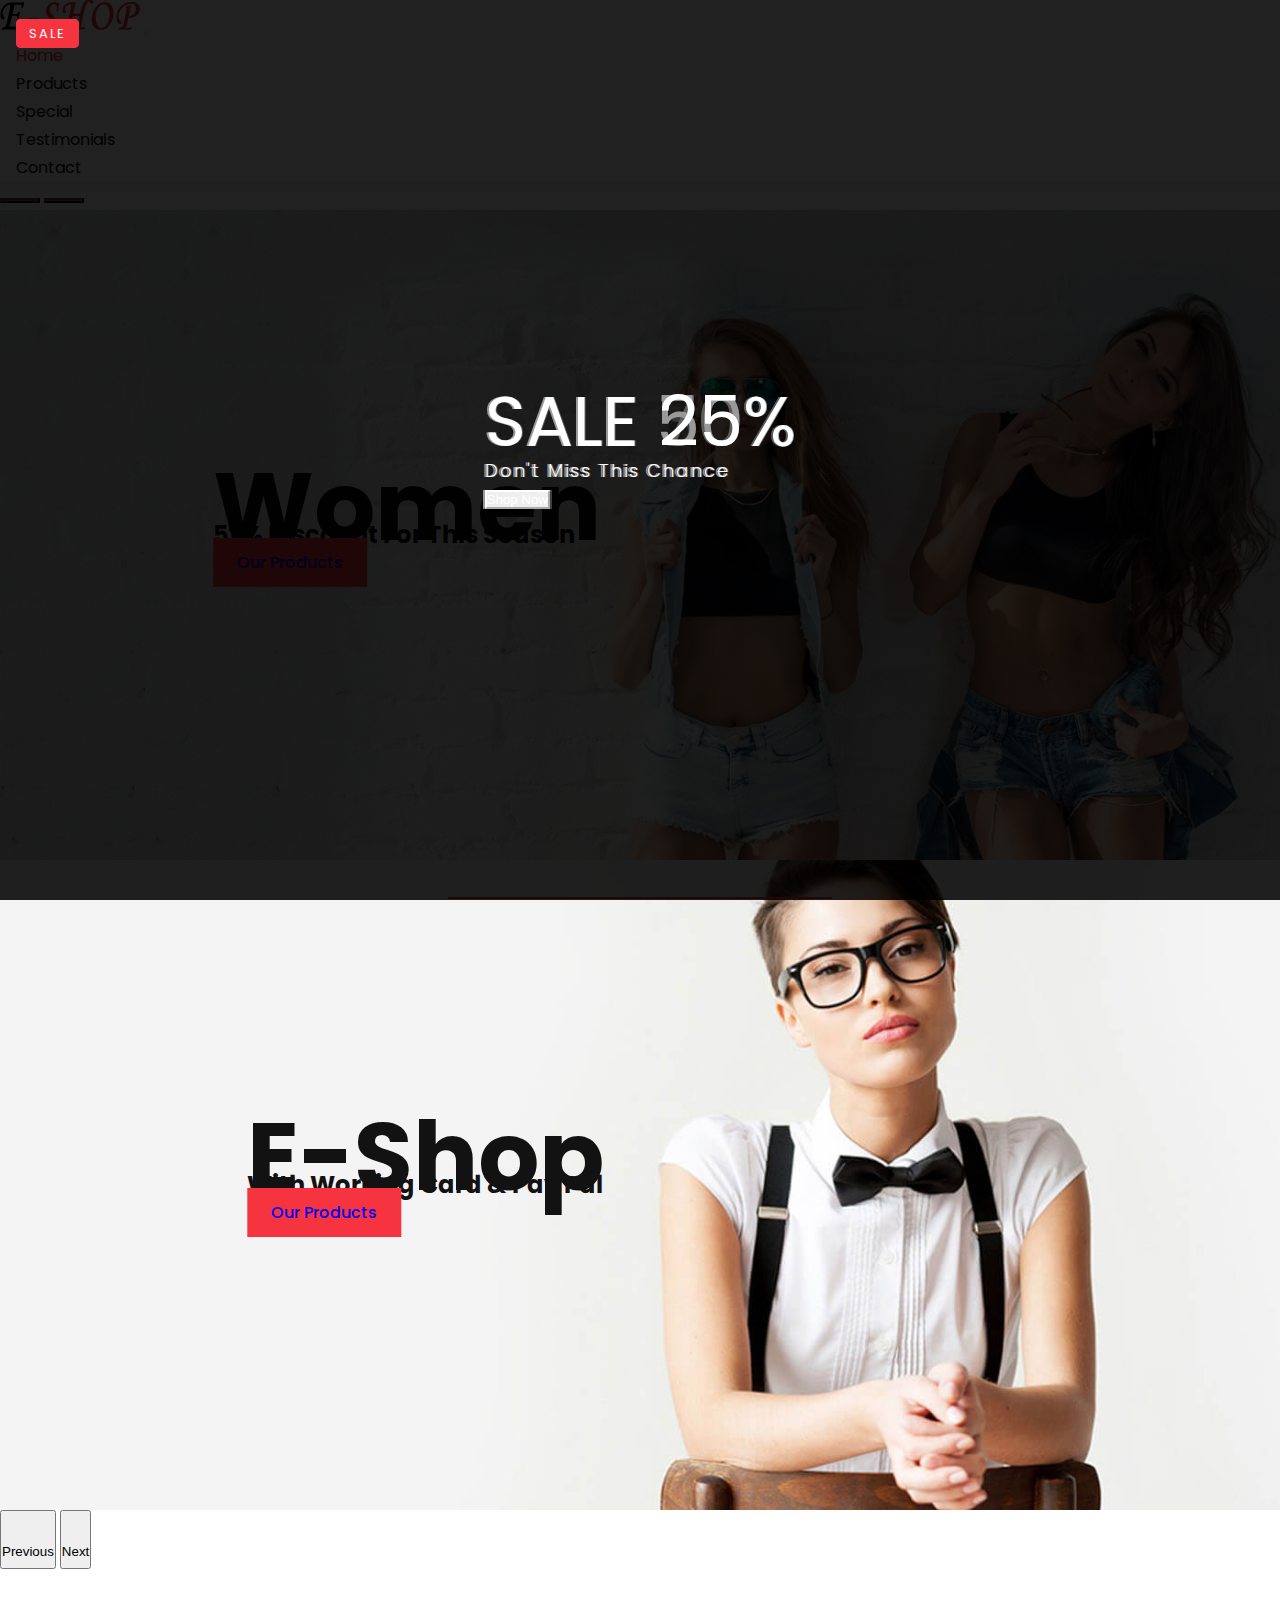
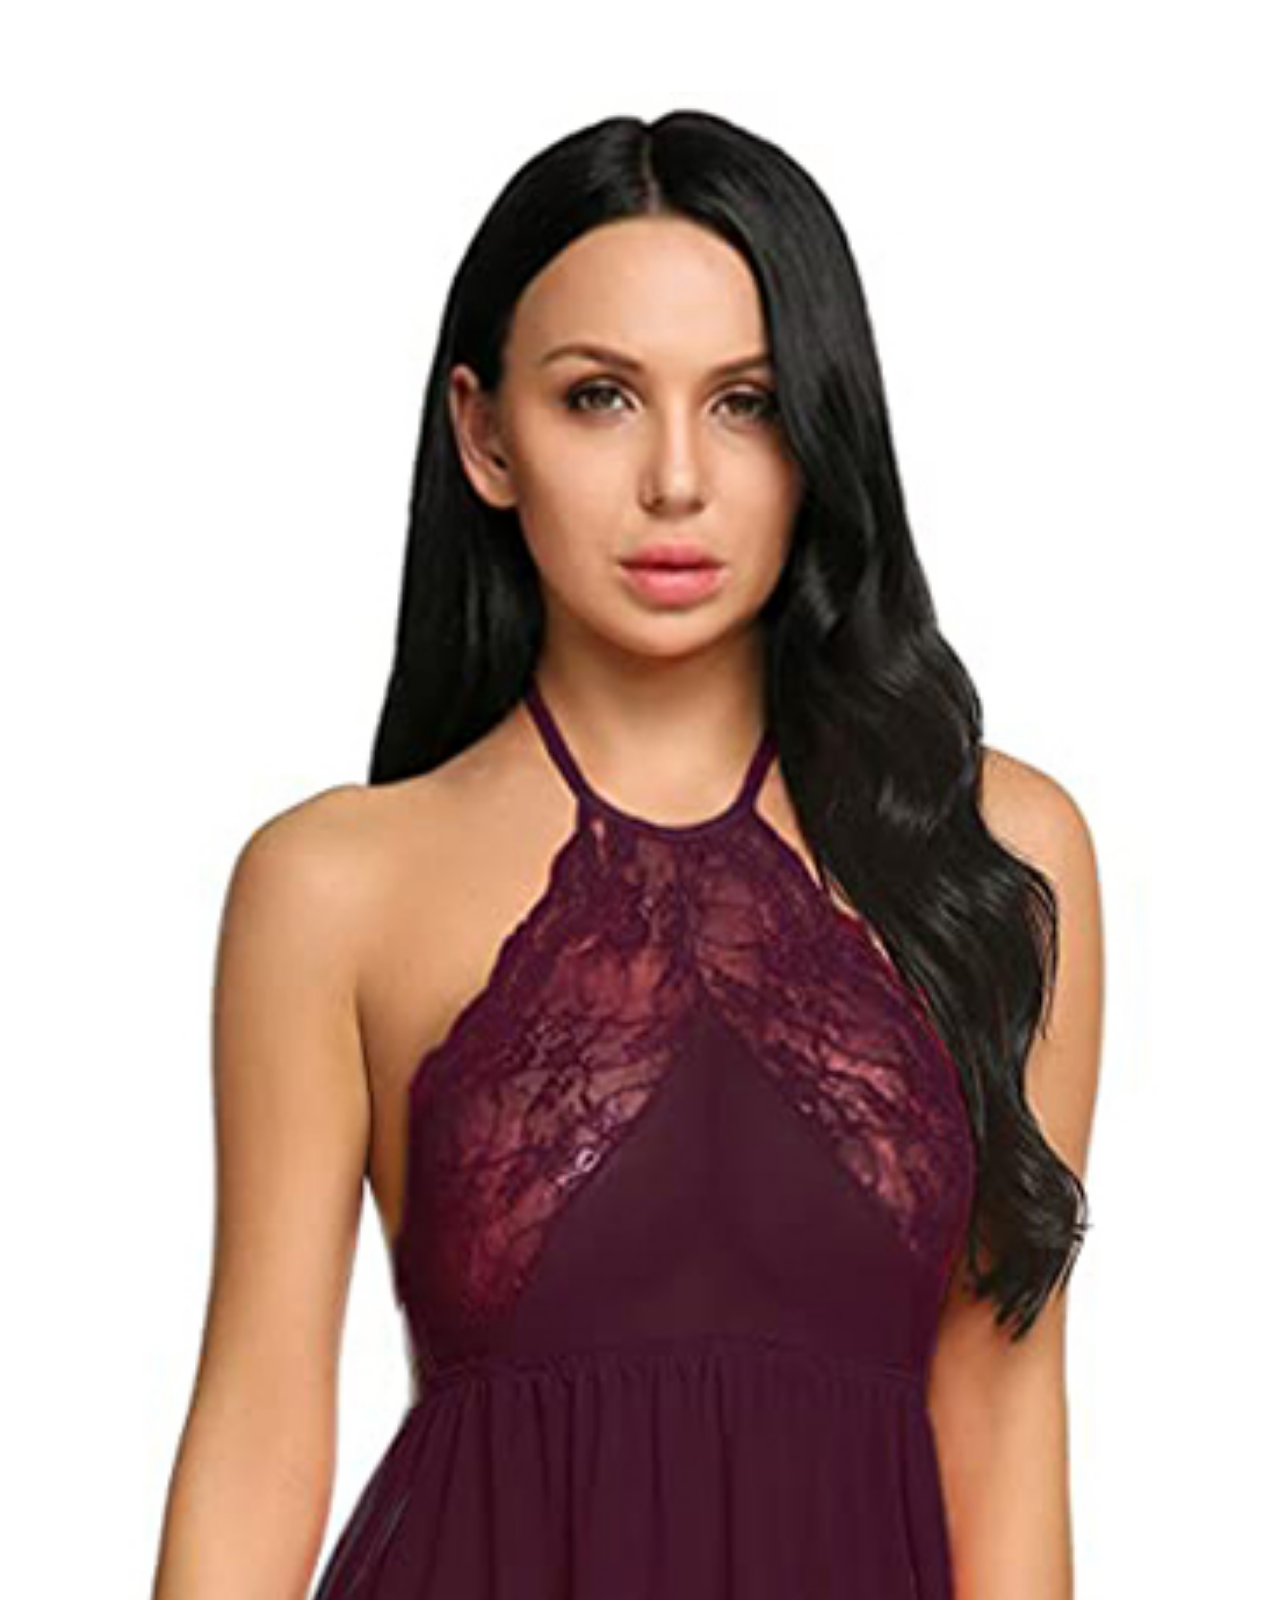
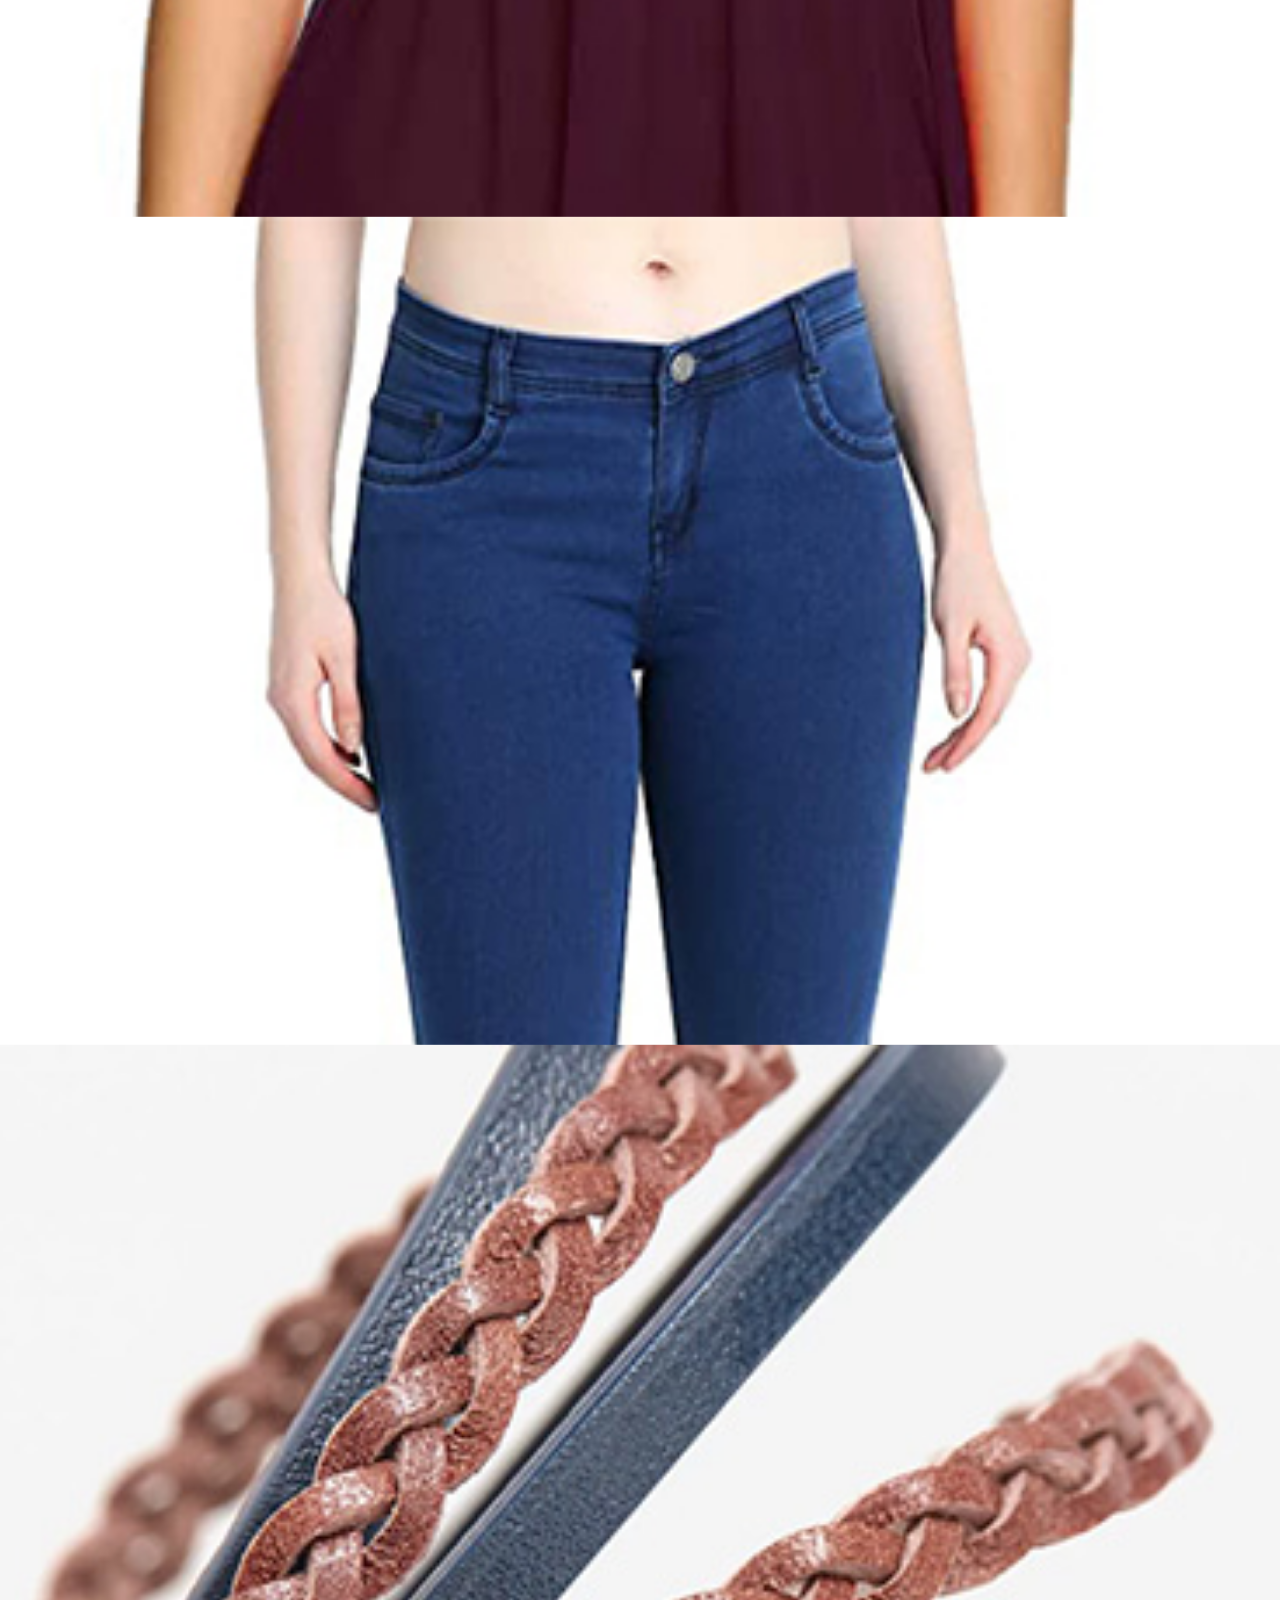
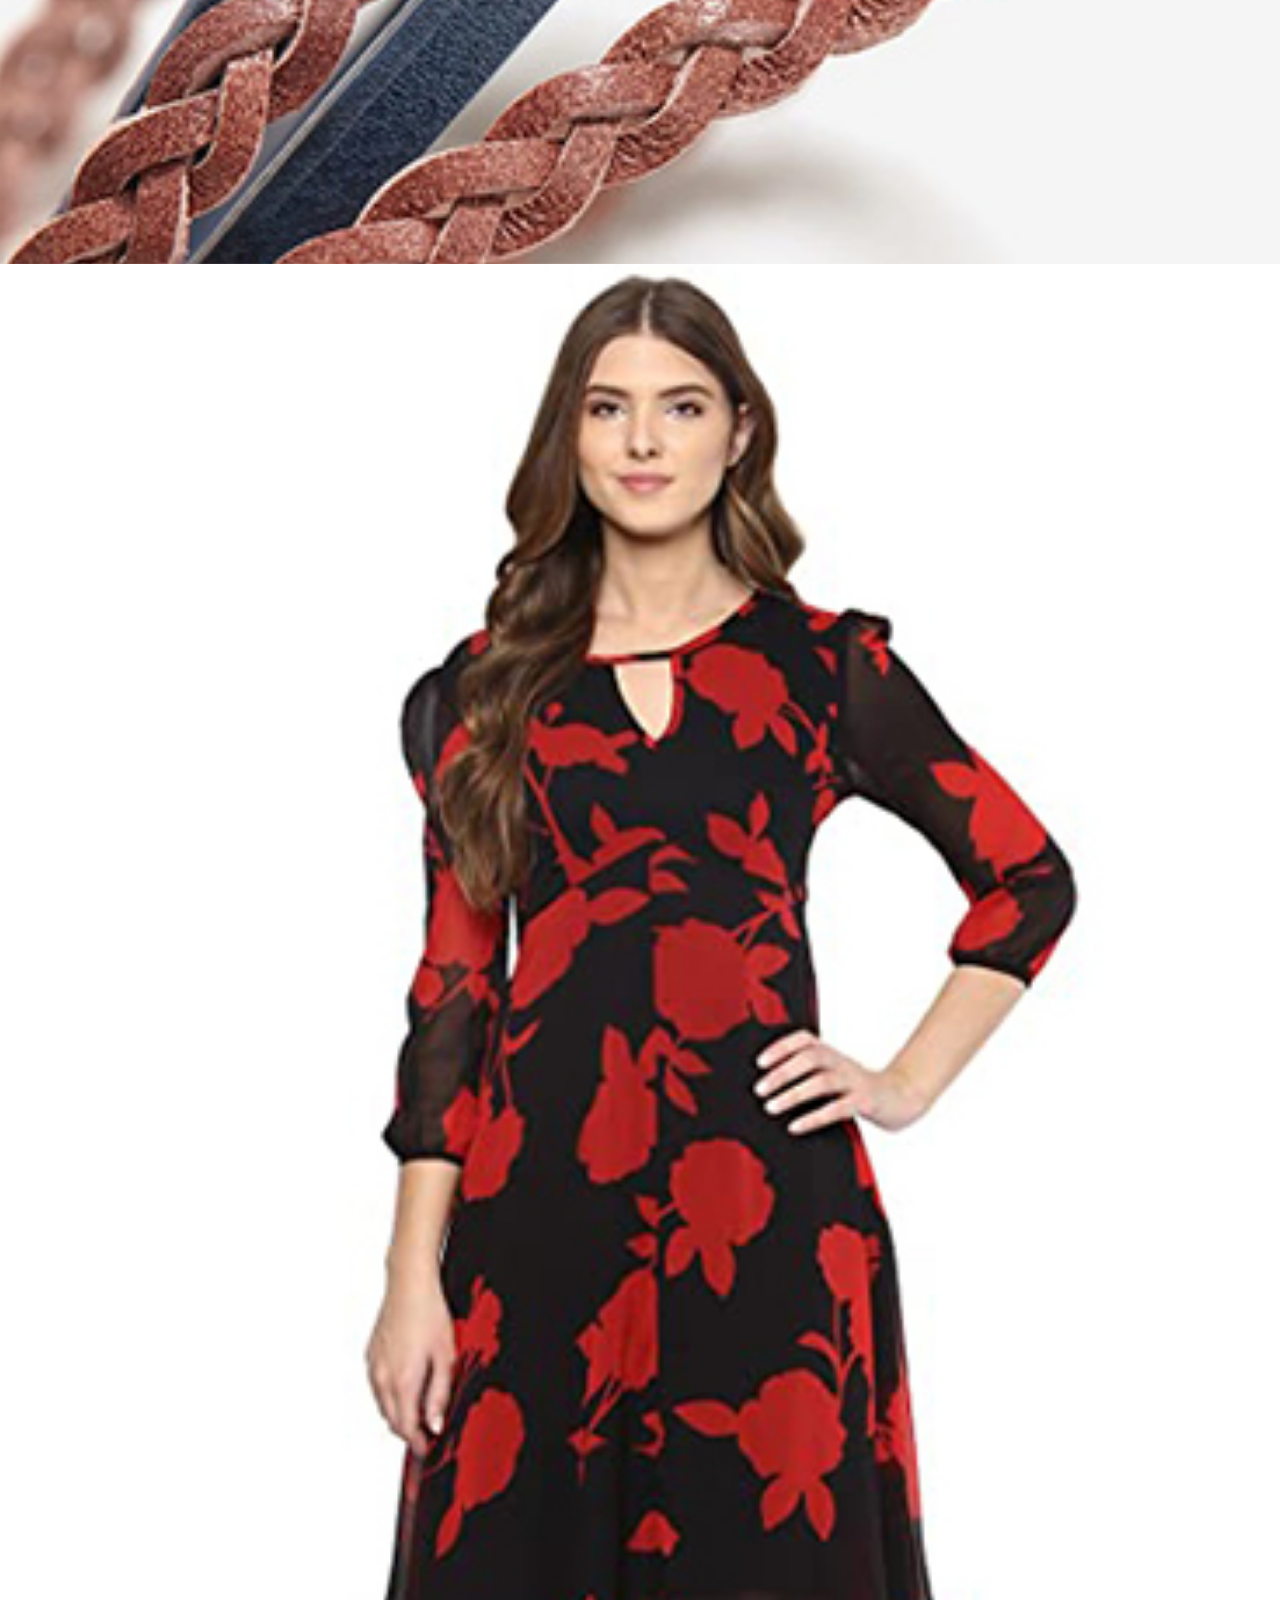
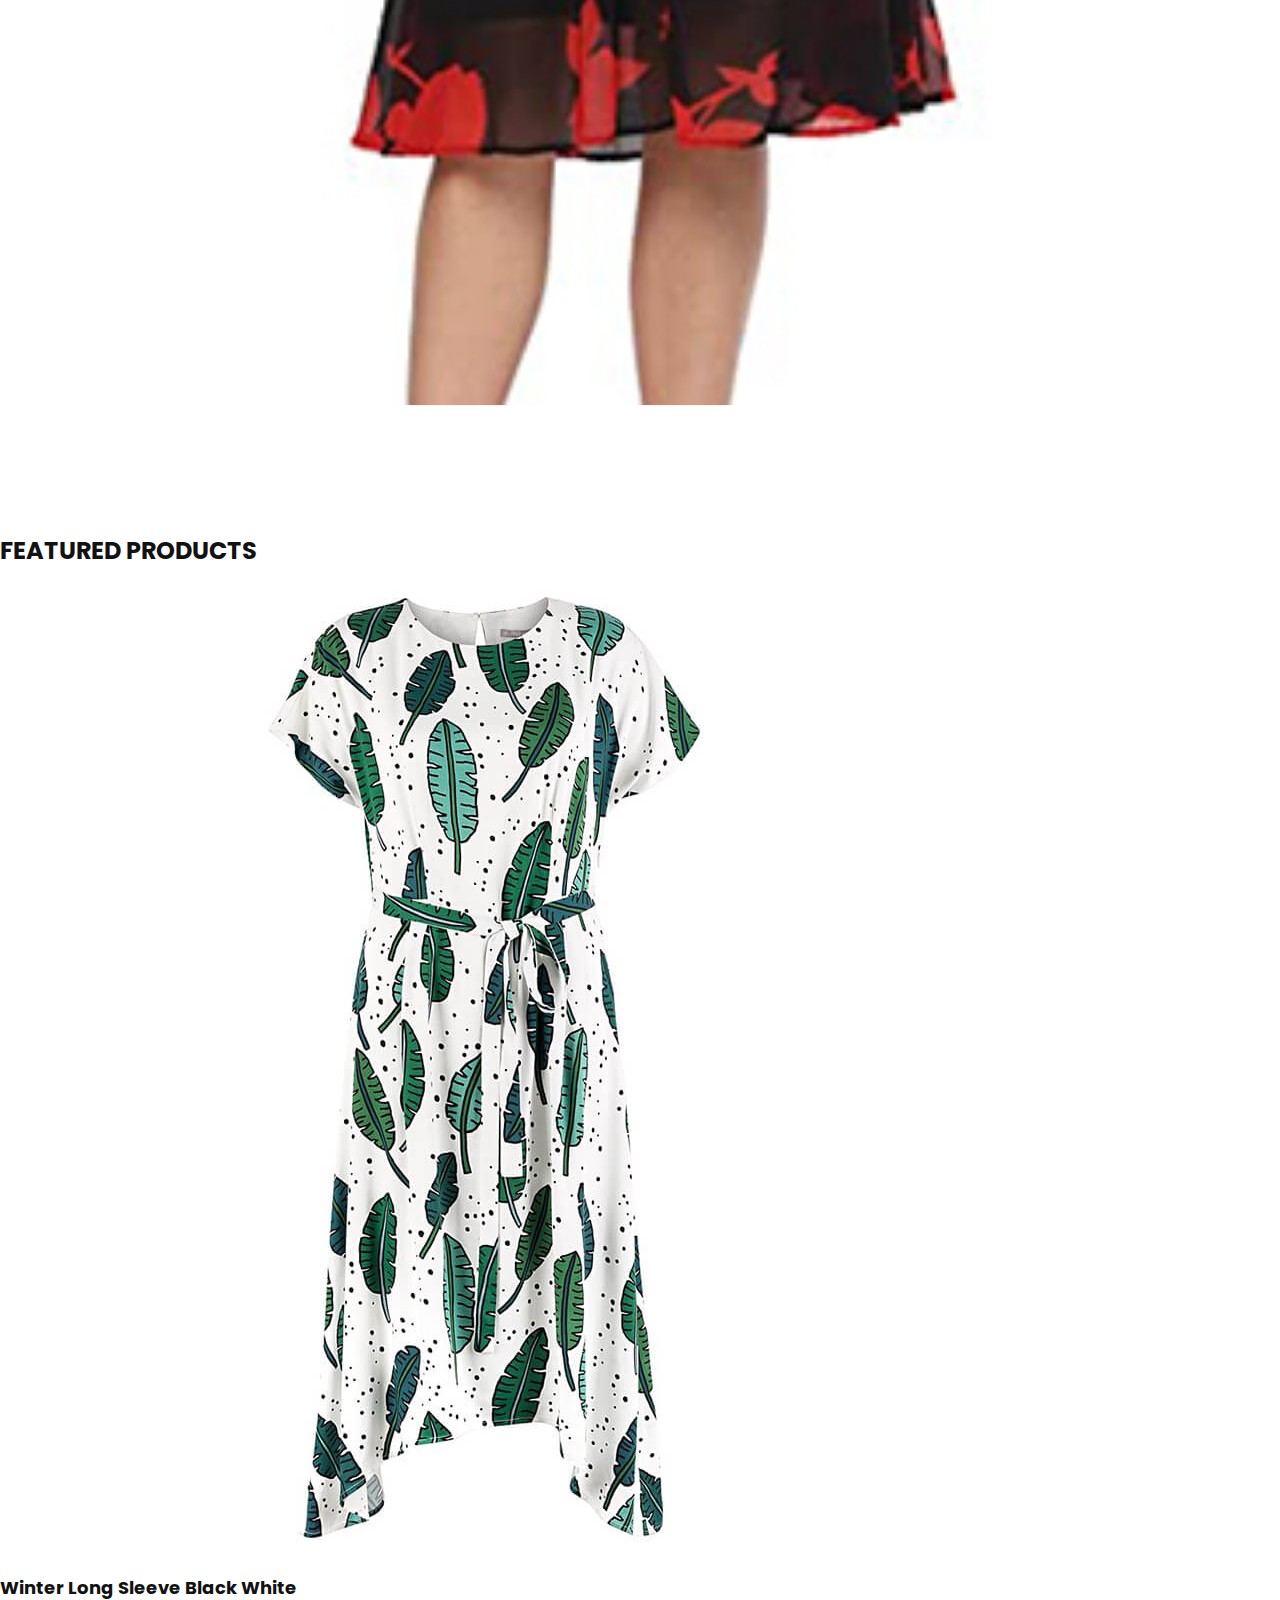
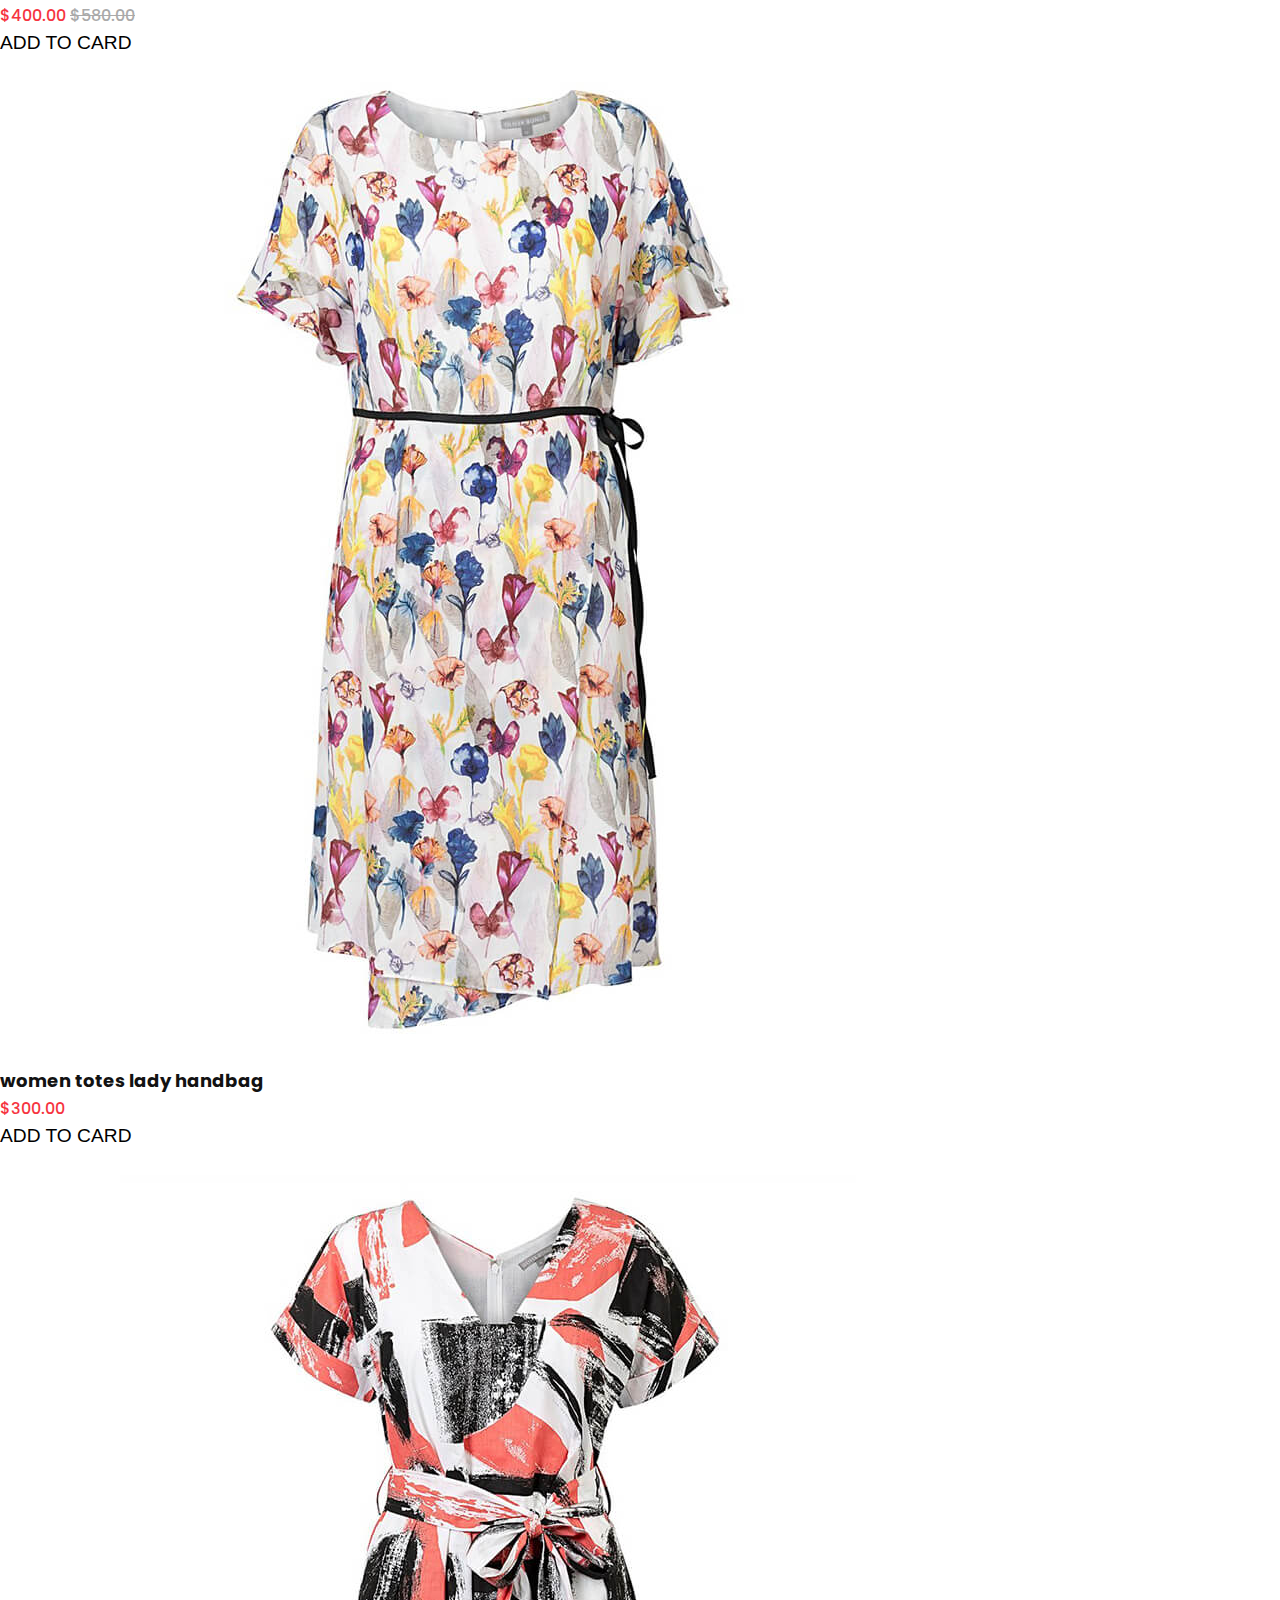
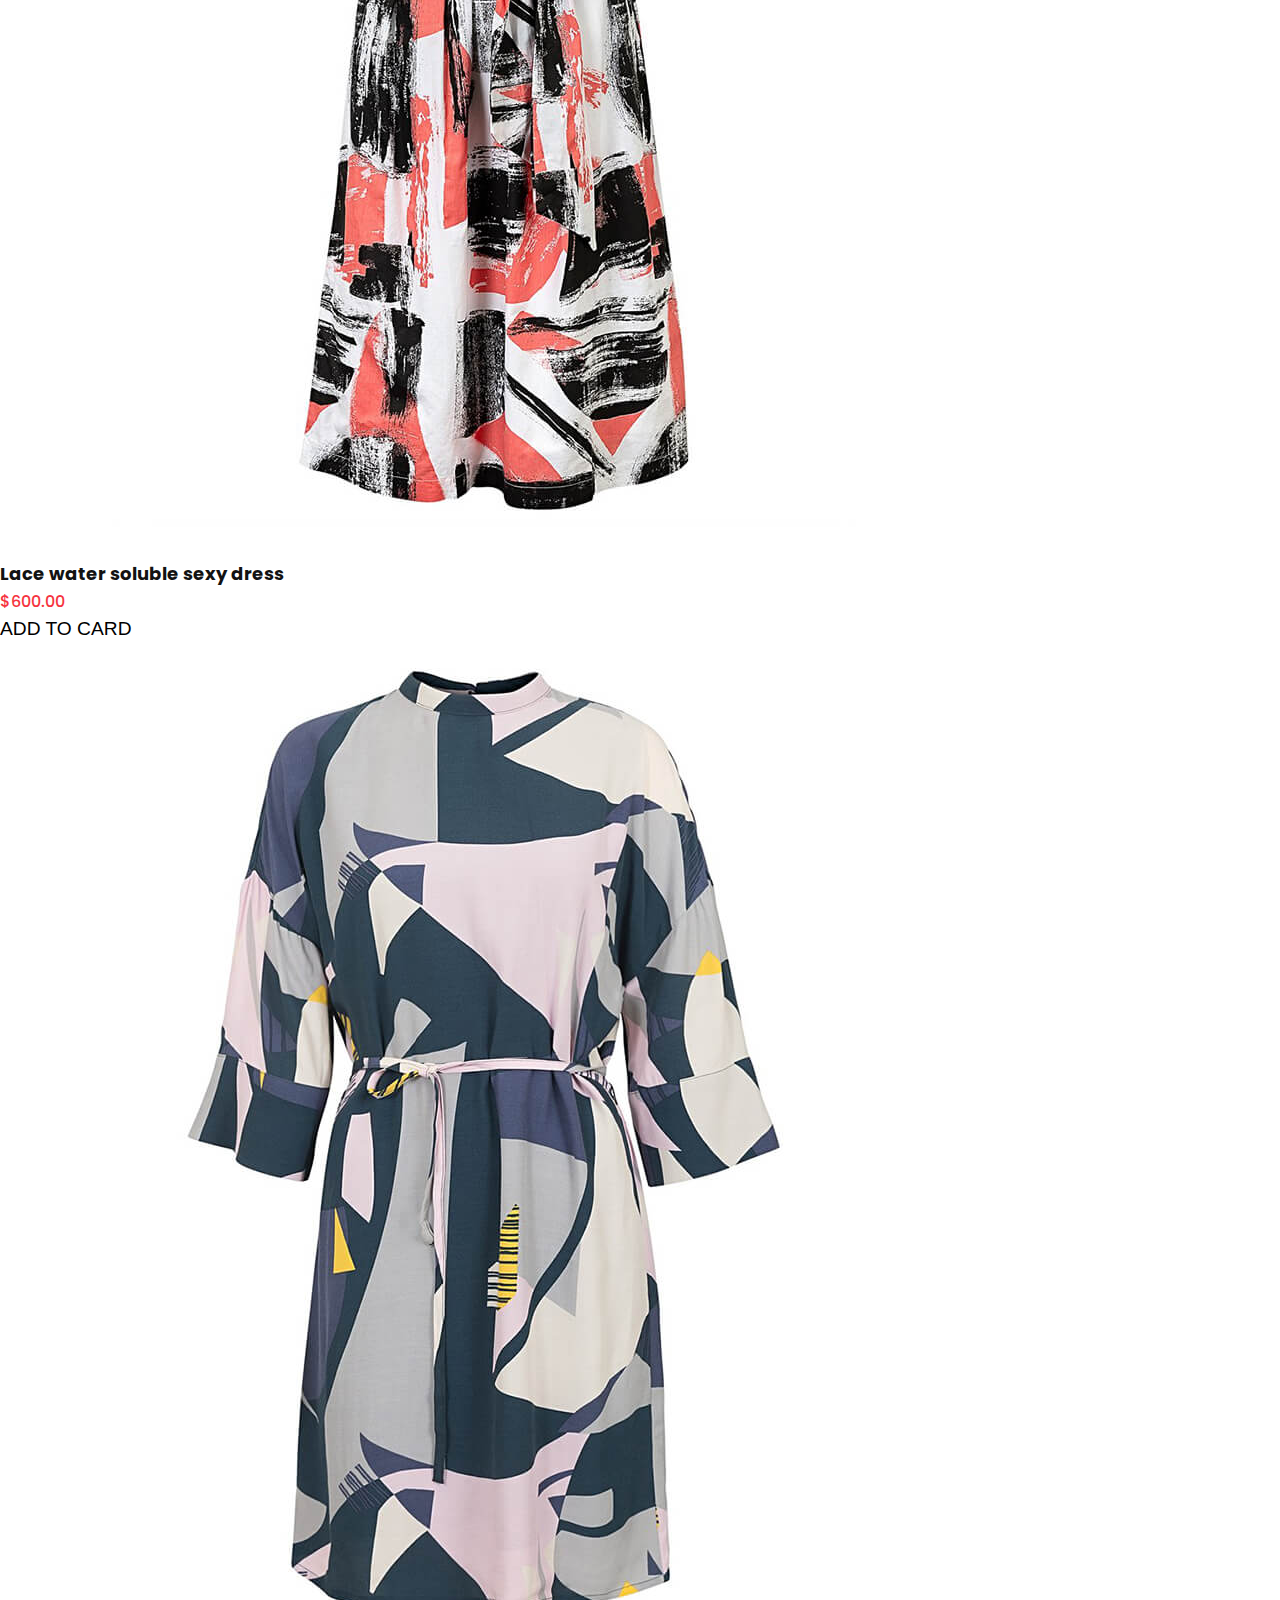
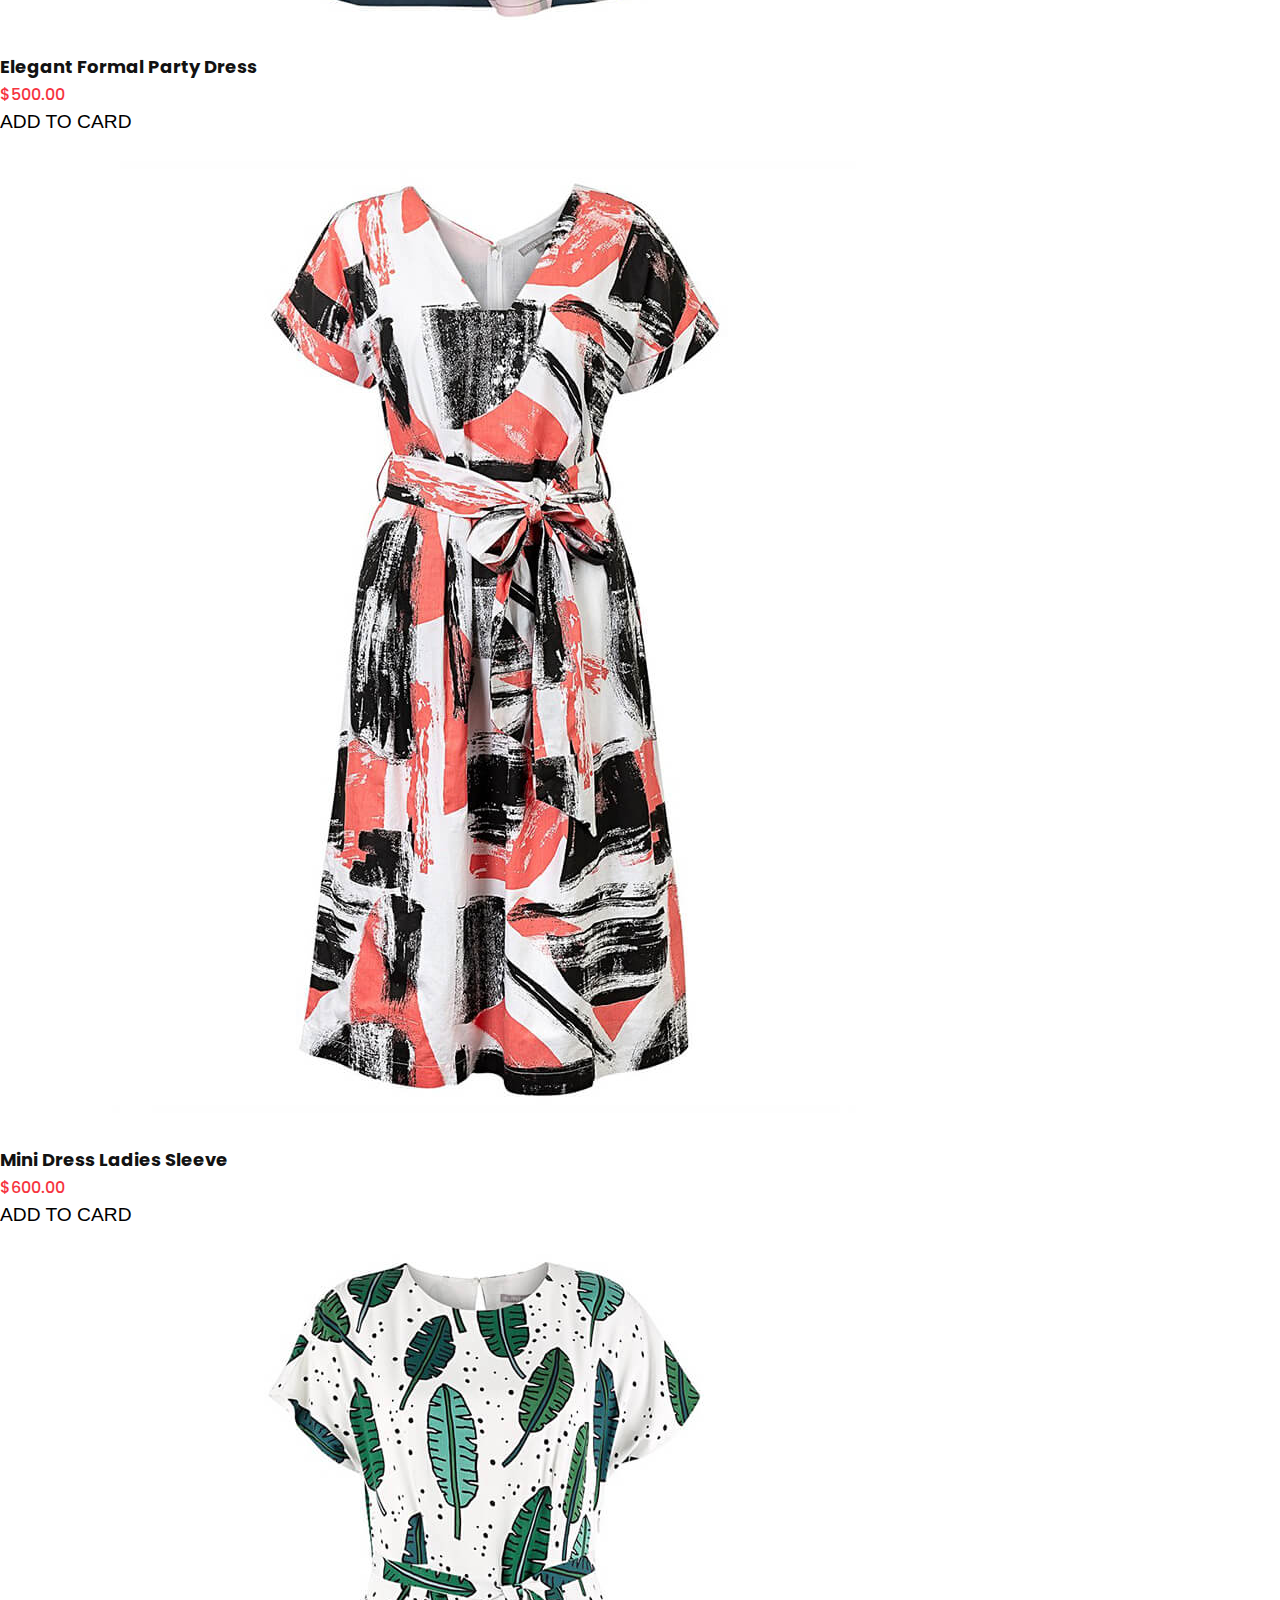
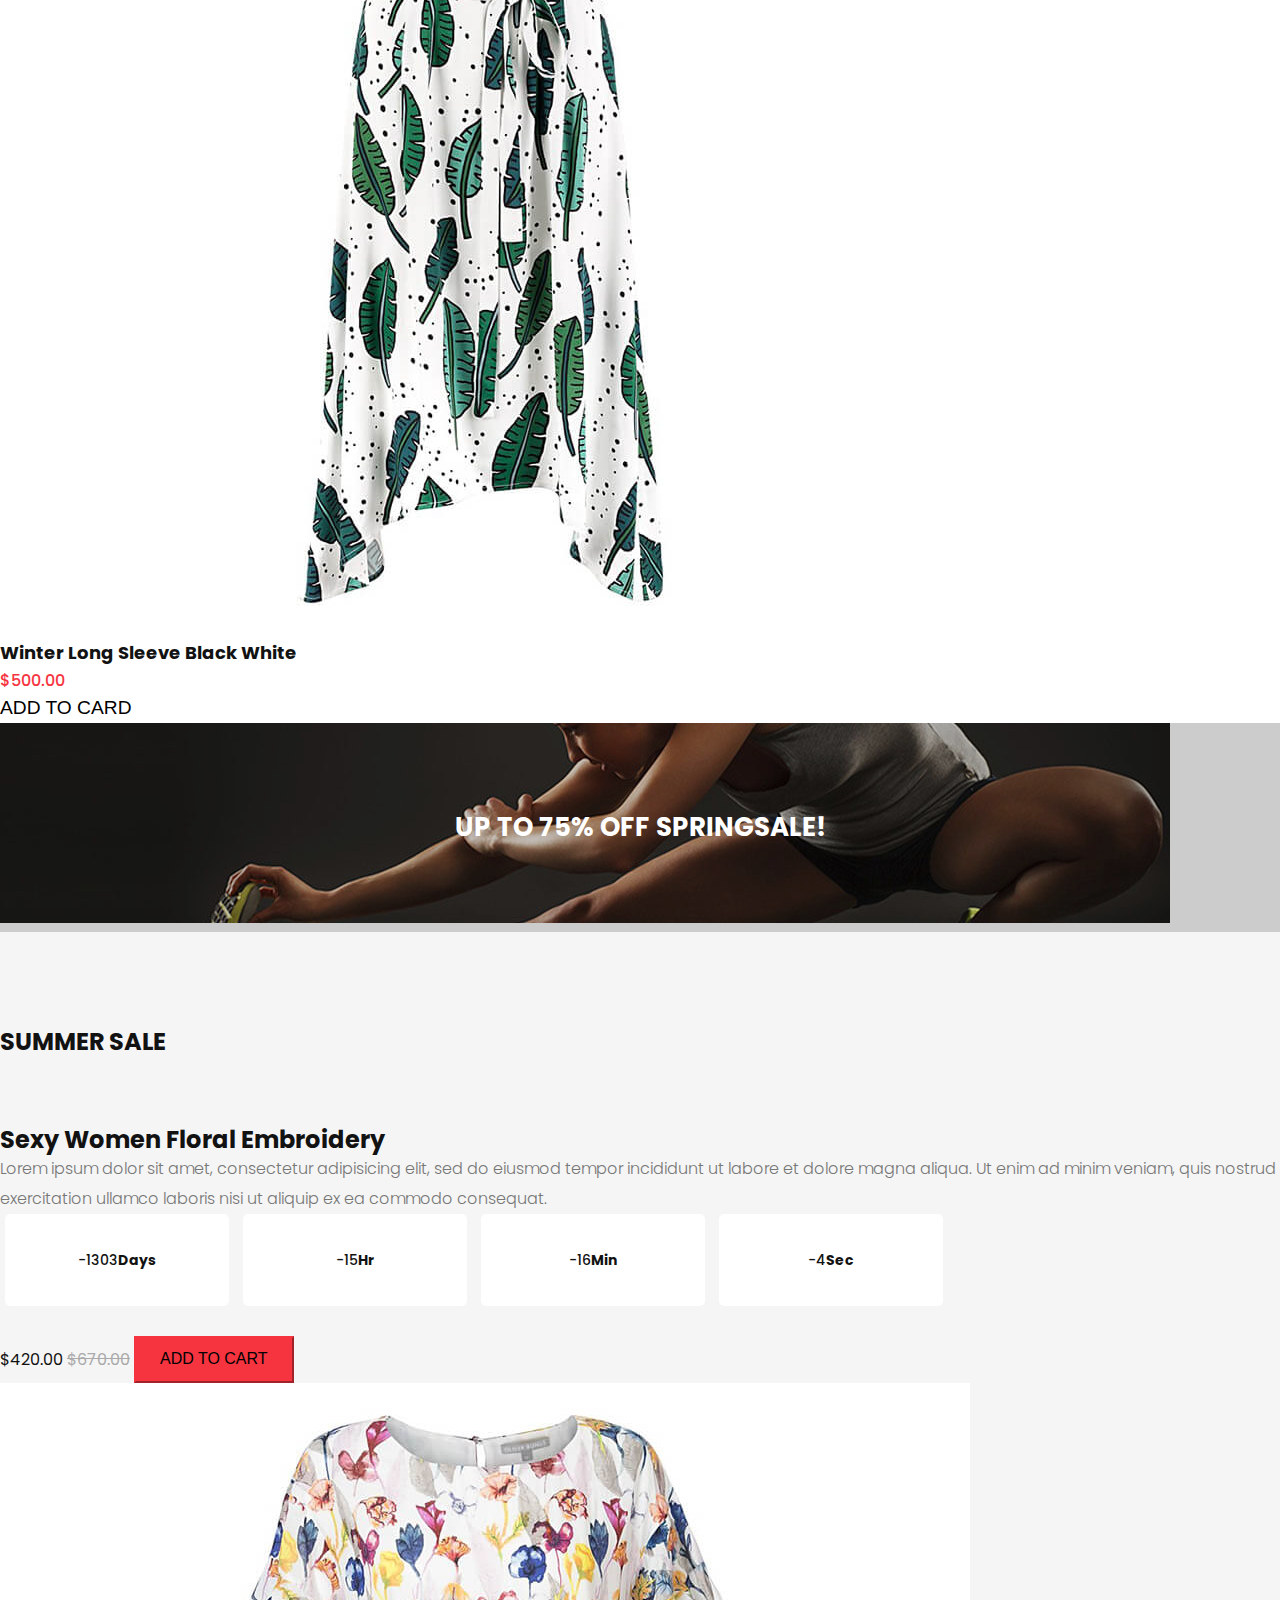
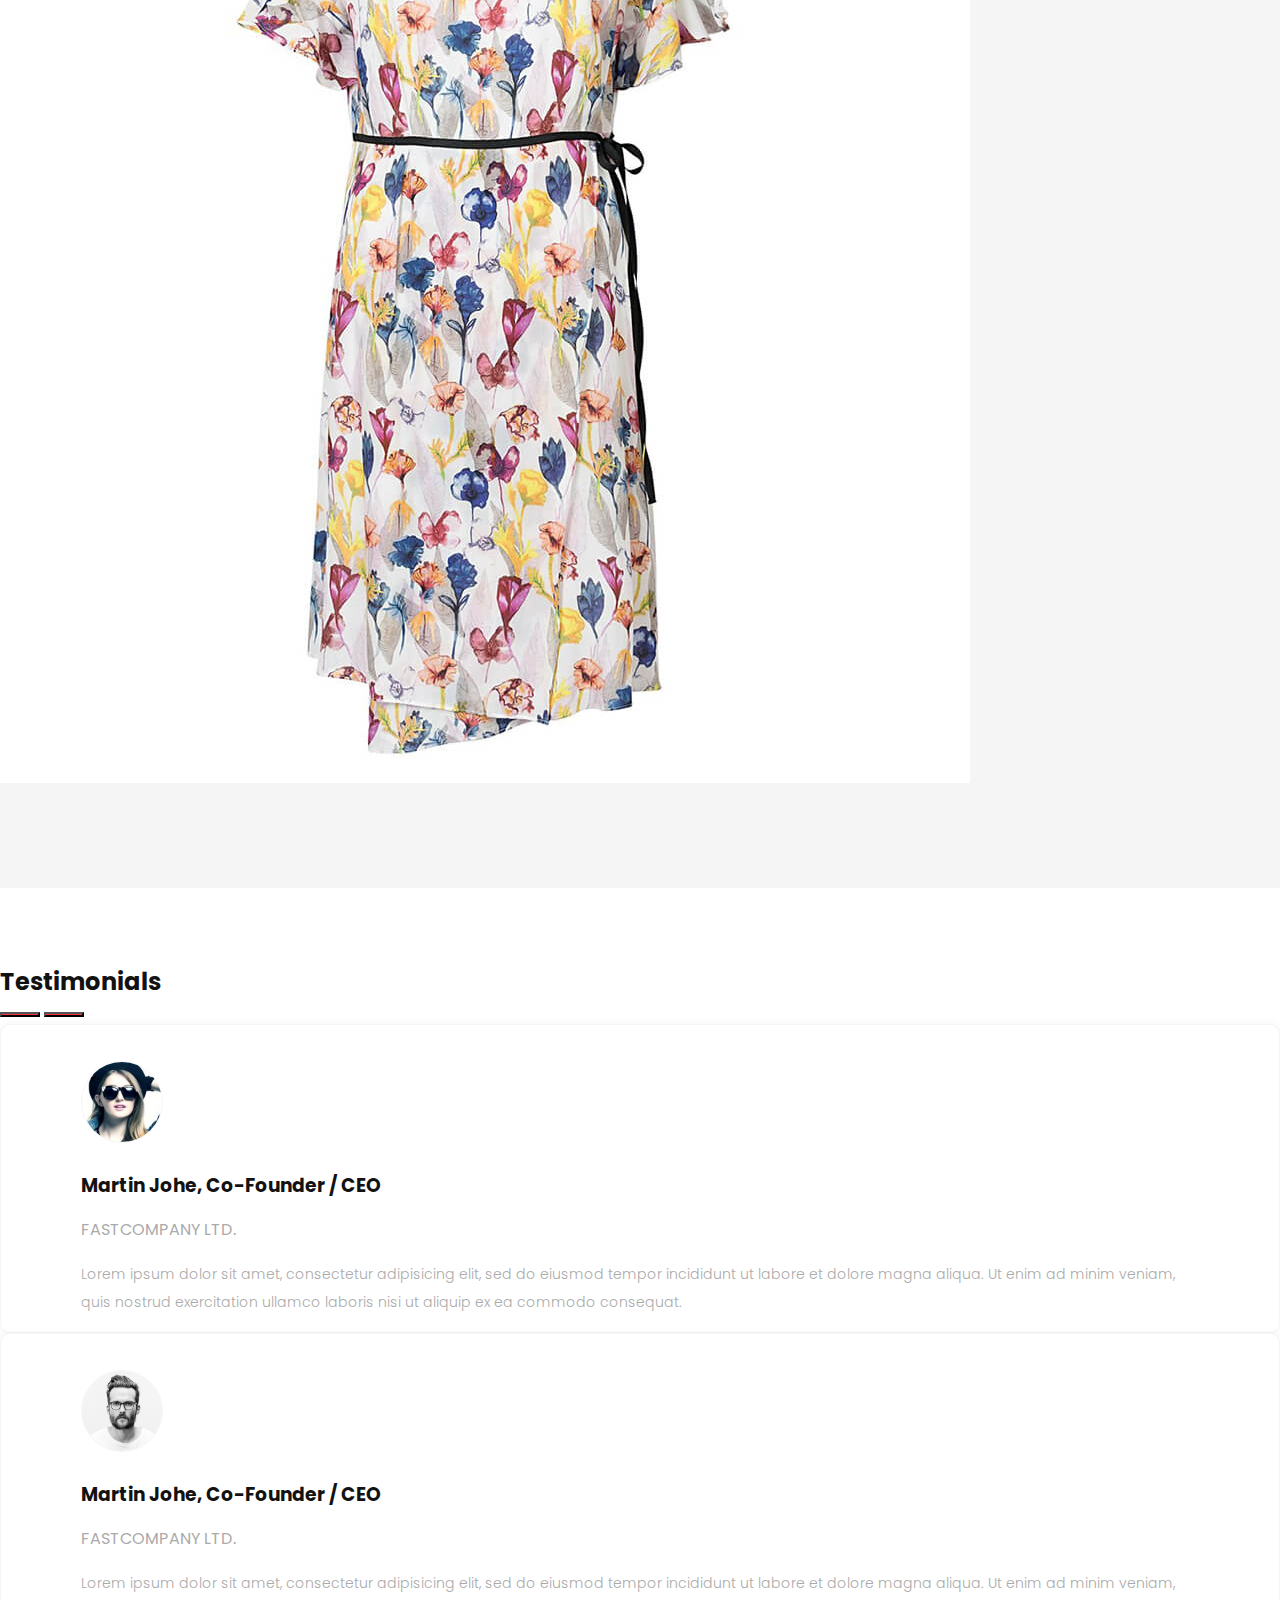
<file: e-commerce-webs/index.html>
<!DOCTYPE html>
<html>

<head>
    <title>E-Commerce Website</title>
    <meta charset="UTF-8">
    <meta name="description" content="">
    <meta http-equiv="X-UA-Compatible" content="IE=edge">
    <meta name="viewport" content="width=device-width, initial-scale=1, shrink-to-fit=no">

    <!-- Themify Icons -->
    <link rel="stylesheet" href="assets/css/themify-icons.css">

    <!-- Bootstrap 5 CSS -->
    <!-- CSS only -->
    <link href="https://cdn.jsdelivr.net/npm/bootstrap@5.2.2/dist/css/bootstrap.min.css" rel="stylesheet" integrity="sha384-Zenh87qX5JnK2Jl0vWa8Ck2rdkQ2Bzep5IDxbcnCeuOxjzrPF/et3URy9Bv1WTRi" crossorigin="anonymous">

    <!-- Style css -->
    <link rel="stylesheet" href="./style.css">

    <!-------javascript-->
    <script src="main.js" defer></script>




</head>

<body data-bs-spy="scroll" data-bs-target=".navbar">

    <!-- Navigation section -->
    <section id="header">
        <nav class="navbar navbar-expand-lg bg-white fixed-top">
            <div class="container">
                <a class="navbar-brand" href="#">
            <img src="./assets/images/logo.png" alt="">
          </a>
                <button class="navbar-toggler" type="button" data-bs-toggle="collapse" data-bs-target="#navbarNav" aria-controls="navbarNav" aria-expanded="false" aria-label="Toggle navigation">
                <span class="ti-align-justify navbar-toggler-icon"></span>
            <!-- <span class="navbar-toggler-icon"></span> -->
          </button>
                <div class="collapse navbar-collapse" id="navbarNav">
                    <ul class="navbar-nav ms-auto">
                        <li class="nav-item">
                            <a class="nav-link active" aria-current="page" href="#home">Home</a>
                        </li>
                        <li class="nav-item">
                            <a class="nav-link" href="#products">Products</a>
                        </li>
                        <li class="nav-item">
                            <a class="nav-link" href="#special">Special</a>
                        </li>
                        <li class="nav-item">
                            <a class="nav-link" href="#testimonial">Testimonials</a>
                        </li>
                        <li class="nav-item">
                            <a class="nav-link" href="#contact">Contact</a>
                        </li>
                    </ul>
                </div>
            </div>
        </nav>
    </section>


    <!-- Home section -->
    <section id="home" class="home pt-5 overflow-hidden">
        <div id="carouselExampleIndicators" class="carousel slide" data-bs-ride="carousel">
            <div class="carousel-indicators">
                <button type="button" data-bs-target="#carouselExampleIndicators" data-bs-slide-to="0" class="active" aria-current="true" aria-label="Slide 1"></button>
                <button type="button" data-bs-target="#carouselExampleIndicators" data-bs-slide-to="1" aria-label="Slide 2"></button>
            </div>
            <div class="carousel-inner">
                <div class="carousel-item active">
                    <div class="home-banner home-banner-1">
                        <div class="home-banner-text">
                            <h1>Women</h1>
                            <h2>52% Discount For This Season</h2>
                            <a href="#" class="btn btn-danger text-uppercase mt-4">Our Products</a>
                        </div>
                    </div>
                </div>
                <div class="carousel-item">
                    <div class="home-banner home-banner-2">
                        <div class="home-banner-text">
                            <h1>E-Shop</h1>
                            <h2>With Working Card & Pay Pal</h2>
                            <a href="#" class="btn btn-danger text-uppercase mt-4">Our Products</a>
                        </div>
                    </div>
                </div>
            </div>
            <button class="carousel-control-prev" type="button" data-bs-target="#carouselExampleIndicators" data-bs-slide="prev">
          <span class="carousel-control-prev-icon" aria-hidden="true">
            <span class="ti-angle-left slider-icon"></span>
          </span>
          <span class="visually-hidden">Previous</span>
        </button>
            <button class="carousel-control-next" type="button" data-bs-target="#carouselExampleIndicators" data-bs-slide="next">
          <span class="carousel-control-next-icon" aria-hidden="true">
            <span class="ti-angle-right slider-icon"></span>
          </span>
          <span class="visually-hidden">Next</span>
        </button>
        </div>

        <!-- Offer section -->
        <div class="offers">
            <div class="container">
                <div class="row">
                    <!-- Offer Box One -->
                    <div class="col-sm-6 col-lg-4 mb-lg-0 mb-4">
                        <a href="#">
                            <div class="offer-box text-center position-relative">
                                <div class="offer-inner">
                                    <div class="offer-image position-relative overflow-hidden">
                                        <img src="assets/images/offer1.jpg" alt="Offers" class="img-fluid">
                                        <div class="offer-overlay"></div>
                                    </div>
                                    <div class="offer-info">
                                        <div class="offer-info-inner">
                                            <p class="heading-bigger text-capitalize">Sale 30%</p>
                                            <p class="offer-title-1 text-uppercase font-weight-bold">Don't Miss This Chance</p>
                                            <button type="button" class="btn btn-outline-danger text-uppercase mt-4">Shop Now</button>
                                        </div>
                                    </div>
                                </div>
                            </div>
                        </a>
                    </div>
                    <!-- offer Box Two -->
                    <div class="col-sm-6 col-lg-4 mb-lg-0 mb-4 d-flex flex-column justify-content-between">
                        <a href="#">
                            <div class="offer-box text-center position-relative mb-4 mb-sm-0 mb-lg-0">
                                <div class="offer-inner">
                                    <div class="offer-image position-relative overflow-hidden">
                                        <img src="assets/images/offer2.jpg" alt="Offers" class="img-fluid">
                                        <div class="offer-overlay"></div>
                                    </div>
                                    <div class="offer-info">
                                        <div class="offer-info-inner">
                                            <p class="heading-bigger text-capitalize">Sale 70%</p>
                                            <p class="offer-title-1 text-uppercase font-weight-bold">Don't Miss This Chance</p>
                                            <button type="button" class="btn btn-outline-danger text-uppercase mt-4">Shop Now</button>
                                        </div>
                                    </div>
                                </div>
                            </div>
                        </a>
                        <a href="#">
                            <div class="offer-box text-center position-relative">
                                <div class="offer-inner">
                                    <div class="offer-image position-relative overflow-hidden">
                                        <img src="assets/images/offer3.jpg" alt="Offers" class="img-fluid">
                                        <div class="offer-overlay"></div>
                                    </div>
                                    <div class="offer-info">
                                        <div class="offer-info-inner">
                                            <p class="heading-bigger text-capitalize">Sale 50%</p>
                                            <p class="offer-title-1 text-uppercase font-weight-bold">Don't Miss This Chance</p>
                                            <button type="button" class="btn btn-outline-danger text-uppercase mt-4">Shop Now</button>
                                        </div>
                                    </div>
                                </div>
                            </div>
                        </a>
                    </div>

                    <!-- offer Box Three -->
                    <div class="col-sm-6 col-lg-4 mb-lg-0 mb-4">
                        <a href="#">
                            <div class="offer-box text-center position-relative">
                                <div class="offer-inner">
                                    <div class="offer-image position-relative overflow-hidden">
                                        <img src="assets/images/offer4.jpg" alt="Offers" class="img-fluid">
                                        <div class="offer-overlay"></div>
                                    </div>
                                    <div class="offer-info">
                                        <div class="offer-info-inner">
                                            <p class="heading-bigger text-capitalize">Sale 25%</p>
                                            <p class="offer-title-1 text-uppercase font-weight-bold">Don't Miss This Chance</p>
                                            <button type="button" class="btn btn-outline-danger text-uppercase mt-4">Shop Now</button>
                                        </div>
                                    </div>
                                </div>
                            </div>
                        </a>
                    </div>
                </div>
            </div>
        </div>
    </section>


    <!-- Products section -->
    <section id="products" class="products">
        <div class="container">
            <div class="row">
                <div class="col-sm-12">
                    <div class="headline text-center mb-5">
                        <h2 class="pb-3 position-relative d-inline-block">FEATURED PRODUCTS</h2>
                    </div>
                </div>
            </div>
            <div class="row">
                <div class="col-sm-6 col-lg-4">
                    <a href="#" class="d-block text-center mb-4">
                        <div class="product-list">
                            <div class="product-image position-relative">
                                <span class="sale">Sale</span>
                                <img src="assets/images/p1.jpg" alt="products" class="img-fluid product-image-first">
                                <img src="assets/images/p3.jpg" alt="products" class="img-fluid product-image-secondary">
                            </div>
                            <div class="product-name pt-3">
                                <h3 class="text-capitalize">Winter Long Sleeve Black White</h3>
                                <p class="mb-0 amount">$400.00 <del>$580.00</del></p>
                                <div class="py-1">
                                    <span class="ti-star"></span>
                                    <span class="ti-star"></span>
                                    <span class="ti-star"></span>
                                    <span class="ti-star"></span>
                                    <span class="ti-star"></span>
                                </div>
                                <button type="button" class="add_to_Card">ADD TO CARD</button>
                            </div>
                        </div>
                    </a>
                </div>
                <div class="col-sm-6 col-lg-4">
                    <a href="#" class="d-block text-center mb-4">
                        <div class="product-list">
                            <div class="product-image position-relative">
                                <img src="assets/images/p2.jpg" alt="products" class="img-fluid product-image-first">
                                <img src="assets/images/p4.jpg" alt="products" class="img-fluid product-image-secondary">
                            </div>
                            <div class="product-name pt-3">
                                <h3 class="text-capitalize">women totes lady handbag</h3>
                                <p class="mb-0 amount">$300.00</p>
                                <div class="py-1">
                                    <span class="ti-star active"></span>
                                    <span class="ti-star active"></span>
                                    <span class="ti-star active"></span>
                                    <span class="ti-star"></span>
                                    <span class="ti-star"></span>
                                </div>
                                <button type="button" class="add_to_Card">ADD TO CARD</button>
                            </div>
                        </div>
                    </a>
                </div>
                <div class="col-sm-6 col-lg-4">
                    <a href="#" class="d-block text-center mb-4">
                        <div class="product-list">
                            <div class="product-image position-relative">
                                <img src="assets/images/p4.jpg" alt="products" class="img-fluid product-image-first">
                                <img src="assets/images/p6.jpg" alt="products" class="img-fluid product-image-secondary">
                            </div>
                            <div class="product-name pt-3">
                                <h3 class="text-capitalize">Lace water soluble sexy dress</h3>
                                <p class="mb-0 amount">$600.00</p>
                                <div class="py-1">
                                    <span class="ti-star active"></span>
                                    <span class="ti-star active"></span>
                                    <span class="ti-star active"></span>
                                    <span class="ti-star active"></span>
                                    <span class="ti-star active"></span>
                                </div>
                                <button type="button" class="add_to_Card">ADD TO CARD</button>
                            </div>
                        </div>
                    </a>
                </div>
                <div class="col-sm-6 col-lg-4">
                    <a href="#" class="d-block text-center mb-4">
                        <div class="product-list">
                            <div class="product-image position-relative">
                                <img src="assets/images/p10.jpg" alt="products" class="img-fluid product-image-first">
                                <img src="assets/images/p8.jpg" alt="products" class="img-fluid product-image-secondary">
                            </div>
                            <div class="product-name pt-3">
                                <h3 class="text-capitalize">Elegant Formal Party Dress</h3>
                                <p class="mb-0 amount">$500.00</p>
                                <div class="py-1">
                                    <span class="ti-star active"></span>
                                    <span class="ti-star active"></span>
                                    <span class="ti-star"></span>
                                    <span class="ti-star"></span>
                                    <span class="ti-star"></span>
                                </div>
                                <button type="button" class="add_to_Card">ADD TO CARD</button>
                            </div>
                        </div>
                    </a>
                </div>
                <div class="col-sm-6 col-lg-4">
                    <a href="#" class="d-block text-center mb-4">
                        <div class="product-list">
                            <div class="product-image position-relative">
                                <span class="sale">Sale</span>
                                <img src="assets/images/p8.jpg" alt="products" class="img-fluid product-image-first">
                                <img src="assets/images/p10.jpg" alt="products" class="img-fluid product-image-secondary">
                            </div>
                            <div class="product-name pt-3">
                                <h3 class="text-capitalize">Mini Dress Ladies Sleeve</h3>
                                <p class="mb-0 amount">$600.00</p>
                                <div class="py-1">
                                    <span class="ti-star active"></span>
                                    <span class="ti-star active"></span>
                                    <span class="ti-star active"></span>
                                    <span class="ti-star"></span>
                                    <span class="ti-star"></span>
                                </div>
                                <button type="button" class="add_to_Card">ADD TO CARD</button>
                            </div>
                        </div>
                    </a>
                </div>
                <div class="col-sm-6 col-lg-4">
                    <a href="#" class="d-block text-center mb-4">
                        <div class="product-list">
                            <div class="product-image position-relative">
                                <img src="assets/images/p1.jpg" alt="products" class="img-fluid product-image-first">
                                <img src="assets/images/p2.jpg" alt="products" class="img-fluid product-image-secondary">
                            </div>
                            <div class="product-name pt-3">
                                <h3 class="text-capitalize">Winter Long Sleeve Black White </h3>
                                <p class="mb-0 amount">$500.00</p>
                                <div class="py-1">
                                    <span class="ti-star active"></span>
                                    <span class="ti-star active"></span>
                                    <span class="ti-star active"></span>
                                    <span class="ti-star active"></span>
                                    <span class="ti-star"></span>
                                </div>
                                <button type="button" class="add_to_Card">ADD TO CARD</button>
                            </div>
                        </div>
                    </a>
                </div>
            </div>


            <!-- UP to 75% Off -->
            <div class="overflow-hidden my-5">
                <div class="row">
                    <div class="col-sm-12 up_to_off">
                        <img src="assets/images/lg.jpg" alt="offers" class="img-fluid w-100">
                        <div class="up_to_content">
                            <h2>UP TO 75% OFF SPRINGSALE!</h2>
                        </div>
                    </div>
                </div>
            </div>
        </div>
    </section>

    <!-- Special section -->
    <section id="special" class="special">
        <div class="container">
            <div class="row">
                <div class="col-sm-12">
                    <div class="headline text-center mb-5">
                        <h2 class="pb-3 position-relative d-inline-block">SUMMER SALE</h2>
                    </div>
                </div>

                <div class="col-sm-12 col-lg-7 text-center text-lg-start">
                    <div class="countdown-container">
                        <h2 class="text-uppercase">Sexy Women Floral Embroidery</h2>
                        <p class="my-4">Lorem ipsum dolor sit amet, consectetur adipisicing elit, sed do eiusmod tempor incididunt ut labore et dolore magna aliqua. Ut enim ad minim veniam, quis nostrud exercitation ullamco laboris nisi ut aliquip ex ea commodo consequat.
                            </p>
                        <ul class="list-unstyled countdown-counter">
                            <li><span class="fs-1 d-block" id="days">00</span>Days</li>
                            <li><span class="fs-1 d-block" id="hours">00</span>Hr</li>
                            <li><span class="fs-1 d-block" id="min">00</span>Min</li>
                            <li><span class="fs-1 d-block" id="sec">00</span>Sec</li>
                        </ul>
                        <span class="countdown-price h3 d-block mb-4">$420.00 <del>$670.00</del></span>
                        <button type="button" class="btn btn-danger">ADD TO CART</button>
                    </div>
                </div>
                <div class="col-sm-12 col-lg-5">
                    <div class="special-img position-relative">
                        <span class="">Sale</span>
                        <img src="assets/images/p7.jpg" class="img-fluid">
                    </div>
                </div>
            </div>
        </div>
    </section>


    <!-- Testimonial section -->
    <section id="testimonial" class="testimonial">
        <div class="container">
            <div class="row">
                <div class="col-sm-12">
                    <div class="headline text-center mb-5">
                        <h2 class="pb-3 position-relative d-inline-block">Testimonials</h2>
                    </div>
                </div>
                <div class="col-sm-12 col-lg-8 offset-lg-2 text-center">
                    <div id="carouselExampleIndicatorsTwo" class="carousel slide" data-bs-ride="carousel">
                        <div class="carousel-indicators">
                            <button type="button" data-bs-target="#carouselExampleIndicatorsTwo" data-bs-slide-to="0" class="active" aria-current="true" aria-label="Slide 1"></button>
                            <button type="button" data-bs-target="#carouselExampleIndicatorsTwo" data-bs-slide-to="1" aria-label="Slide 2"></button>
                        </div>
                        <div class="carousel-inner">
                            <div class="carousel-item active">
                                <div class="testimonial-wrapper">
                                    <div class="row">
                                        <div class="col-sm-12">
                                            <img src="assets/images/user.png" alt="" class="img-fluid">
                                        </div>
                                        <div class="username">
                                            <h3> Martin Johe, Co-Founder / CEO</h3>
                                            <span>Fastcompany ltd.</span>
                                            <p> Lorem ipsum dolor sit amet, consectetur adipisicing elit, sed do eiusmod tempor incididunt ut labore et dolore magna aliqua. Ut enim ad minim veniam, quis nostrud exercitation ullamco laboris nisi ut aliquip
                                                ex ea commodo consequat. </p>
                                        </div>
                                    </div>
                                </div>
                            </div>
                            <div class="carousel-item">
                                <div class="testimonial-wrapper">
                                    <div class="row">
                                        <div class="col-sm-12">
                                            <img src="assets/images/user2.png" alt="" class="img-fluid">
                                        </div>
                                        <div class="username">
                                            <h3> Martin Johe, Co-Founder / CEO</h3>
                                            <span>Fastcompany ltd.</span>
                                            <p> Lorem ipsum dolor sit amet, consectetur adipisicing elit, sed do eiusmod tempor incididunt ut labore et dolore magna aliqua. Ut enim ad minim veniam, quis nostrud exercitation ullamco laboris nisi ut aliquip
                                                ex ea commodo consequat. </p>
                                        </div>
                                    </div>
                                </div>
                            </div>
                        </div>
                        <button class="carousel-control-prev" type="button" data-bs-target="#carouselExampleIndicatorsTwo" data-bs-slide="prev">
                <span class="carousel-control-prev-icon" aria-hidden="true">
                  <span class="ti-angle-left slider-icon"></span>
                </span>
                <span class="visually-hidden">Previous</span>
              </button>
                        <button class="carousel-control-next" type="button" data-bs-target="#carouselExampleIndicatorsTwo" data-bs-slide="next">
                <span class="carousel-control-next-icon" aria-hidden="true">
                  <span class="ti-angle-right slider-icon"></span>
                </span>
                <span class="visually-hidden">Next</span>
              </button>
                    </div>
                </div>
            </div>
        </div>
    </section>

    <!-- Contact section -->
    <section id="contact">
        <div class="contact">
            <div class="container">
                <div class="mb-5 text-center">
                    <h5>Let’s Start a Conversation!</h5>
                    <h2 class="fw-bold">Contact Us</h2>
                </div>

                <div class="row">
                    <div class="col-lg-5 col-md-5">
                        <h4 class="fw-bold">Contact Info</h4>
                        <ul class="info list-unstyled">
                            <li class="d-flex align-items-center">
                                <span class="pe-3 ti-location-pin fs-5"></span>
                                <p><a href="">Lorem ipsum dolor sit amet, consectetur.</a></p>
                            </li>
                            <li class="d-flex align-items-center">
                                <span class="pe-3 ti-mobile fs-5"></span>
                                <p><a href="">+91 999-999-9999</a></p>
                            </li>
                            <li class="d-flex align-items-center">
                                <span class="pe-3 ti-envelope fs-5"></span>
                                <p><a href="">Info@eshop.in</a></p>
                            </li>
                        </ul>
                    </div>
                    <div class="col-lg-7 col-md-7 pt-lg-0 pt-md-0 pt-4">
                        <form>
                            <div class="row">
                                <div class="col-md-6">
                                    <div class="form-group">
                                        <input type="text" class="form-control" name="name" id="name" placeholder="Your name">
                                    </div>
                                </div>
                                <div class="col-md-6">
                                    <div class="form-group">
                                        <input type="email" class="form-control" name="email" id="email" placeholder="Email address">
                                    </div>
                                </div>
                                <div class="col-md-12">
                                    <div class="form-group">
                                        <input class="textarea" name="message" cols="30" rows="4" id="message" placeholder="Enter your message">
                                    </div>
                                </div>
                                <div class="col-md-12">
                                    <button class="btn btn-danger"><span class="ti-rocket pe-2 fs-5"></span> Send Message</button>
                                </div>
                            </div>
                        </form>
                    </div>
                </div>
            </div>
        </div>
    </section>
    <!-- Footer section -->
    <footer>
        <div class="p-3 copyright">
            <div class="container">
                <div class="row align-items-center">
                    <div class="col-12 col-lg-6 p-1 p-lg-3 text-center text-lg-start">
                        <p class="my-0">Copyright © 2021 <a href="#">E-SHOP</a> All Rights Reserved</p>
                    </div>
                    <div class="col-12 col-lg-6 p-1 p-lg-3 text-center text-lg-end">
                        <p>Designed by <a href="#" target=" _blank">MRITUNJAY SINGH</a>.</p>
                    </div>
                </div>
            </div>
        </div>
    </footer>

    <!-- Scroll Backt To Top -->
    <div id="scrollUp" title="Scroll To Top">
        <a href="#home"><span class="ti-arrow-up fs-4 text-white"></span></a>
    </div>



    <!-- JavaScript Bundle with Popper -->
    <script src="https://cdn.jsdelivr.net/npm/bootstrap@5.2.2/dist/js/bootstrap.bundle.min.js" integrity="sha384-OERcA2EqjJCMA+/3y+gxIOqMEjwtxJY7qPCqsdltbNJuaOe923+mo//f6V8Qbsw3" crossorigin="anonymous"></script>

</body>

</html>
</file>
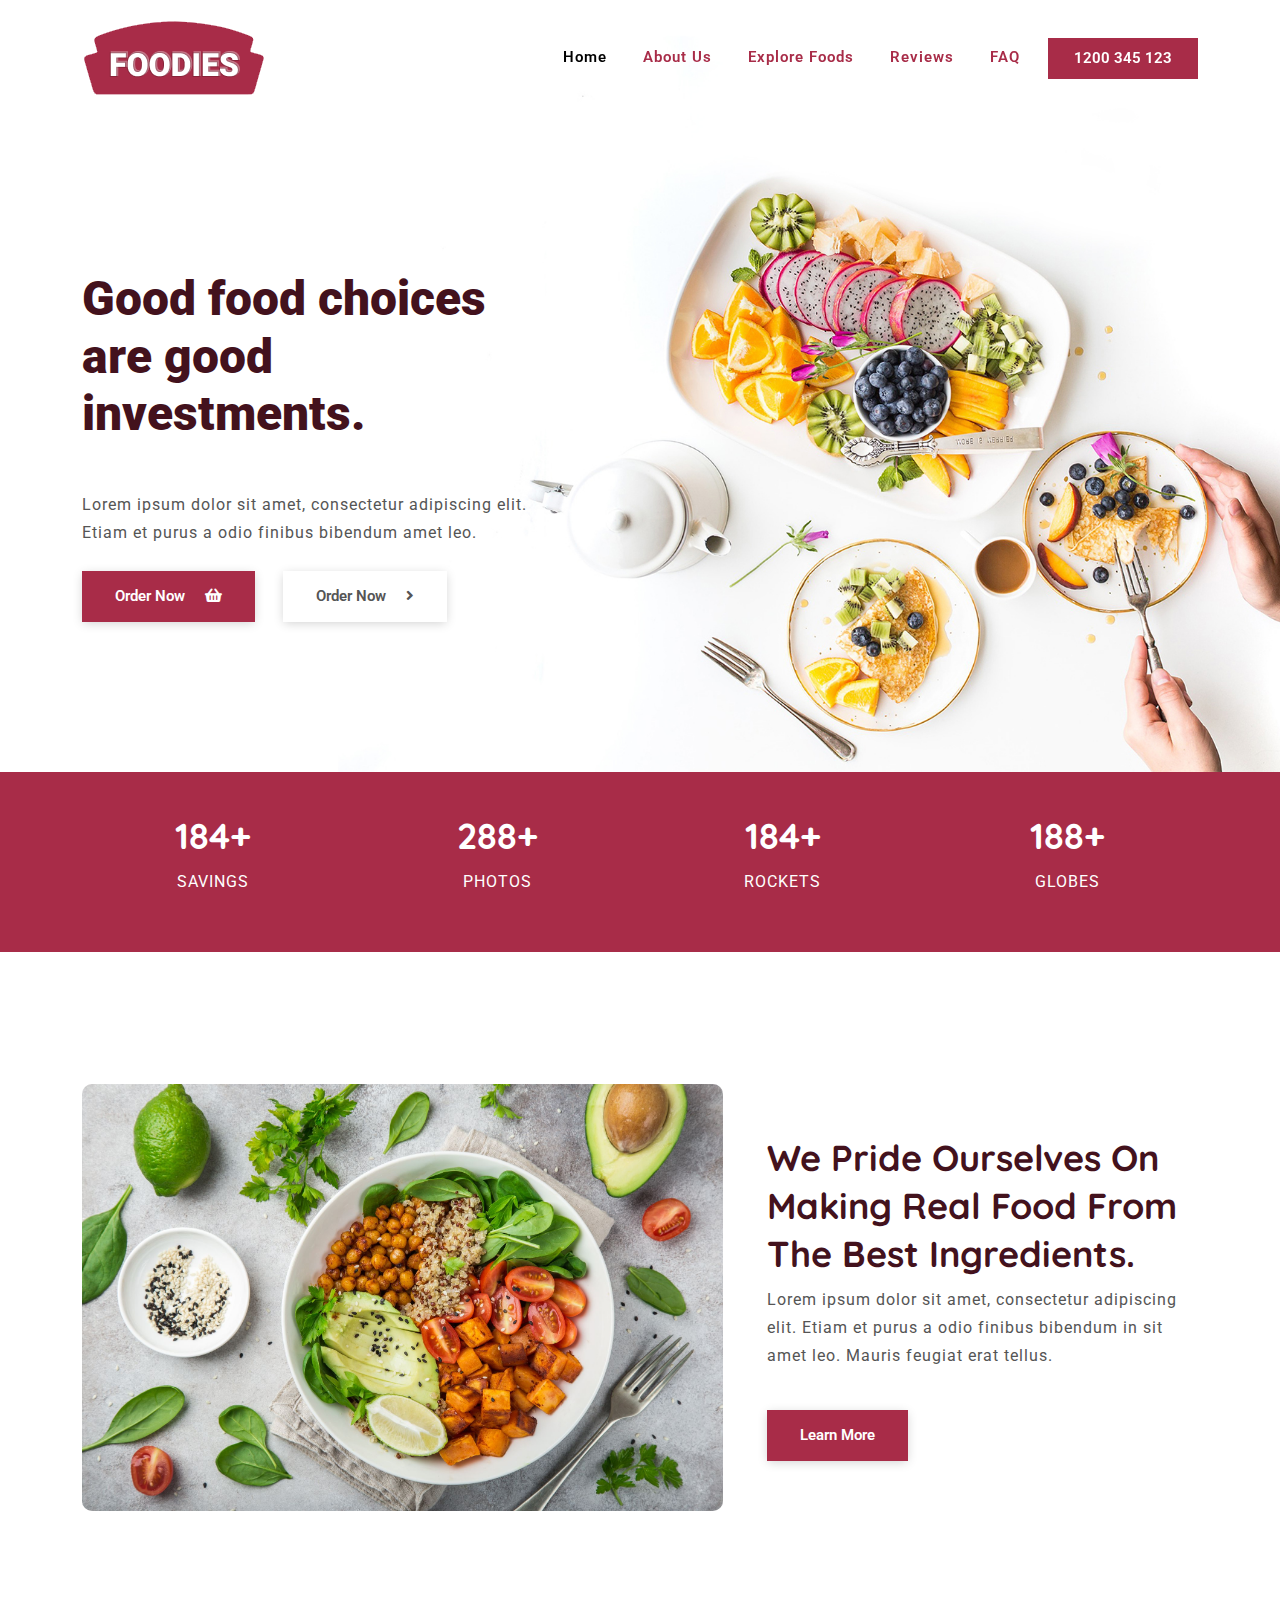
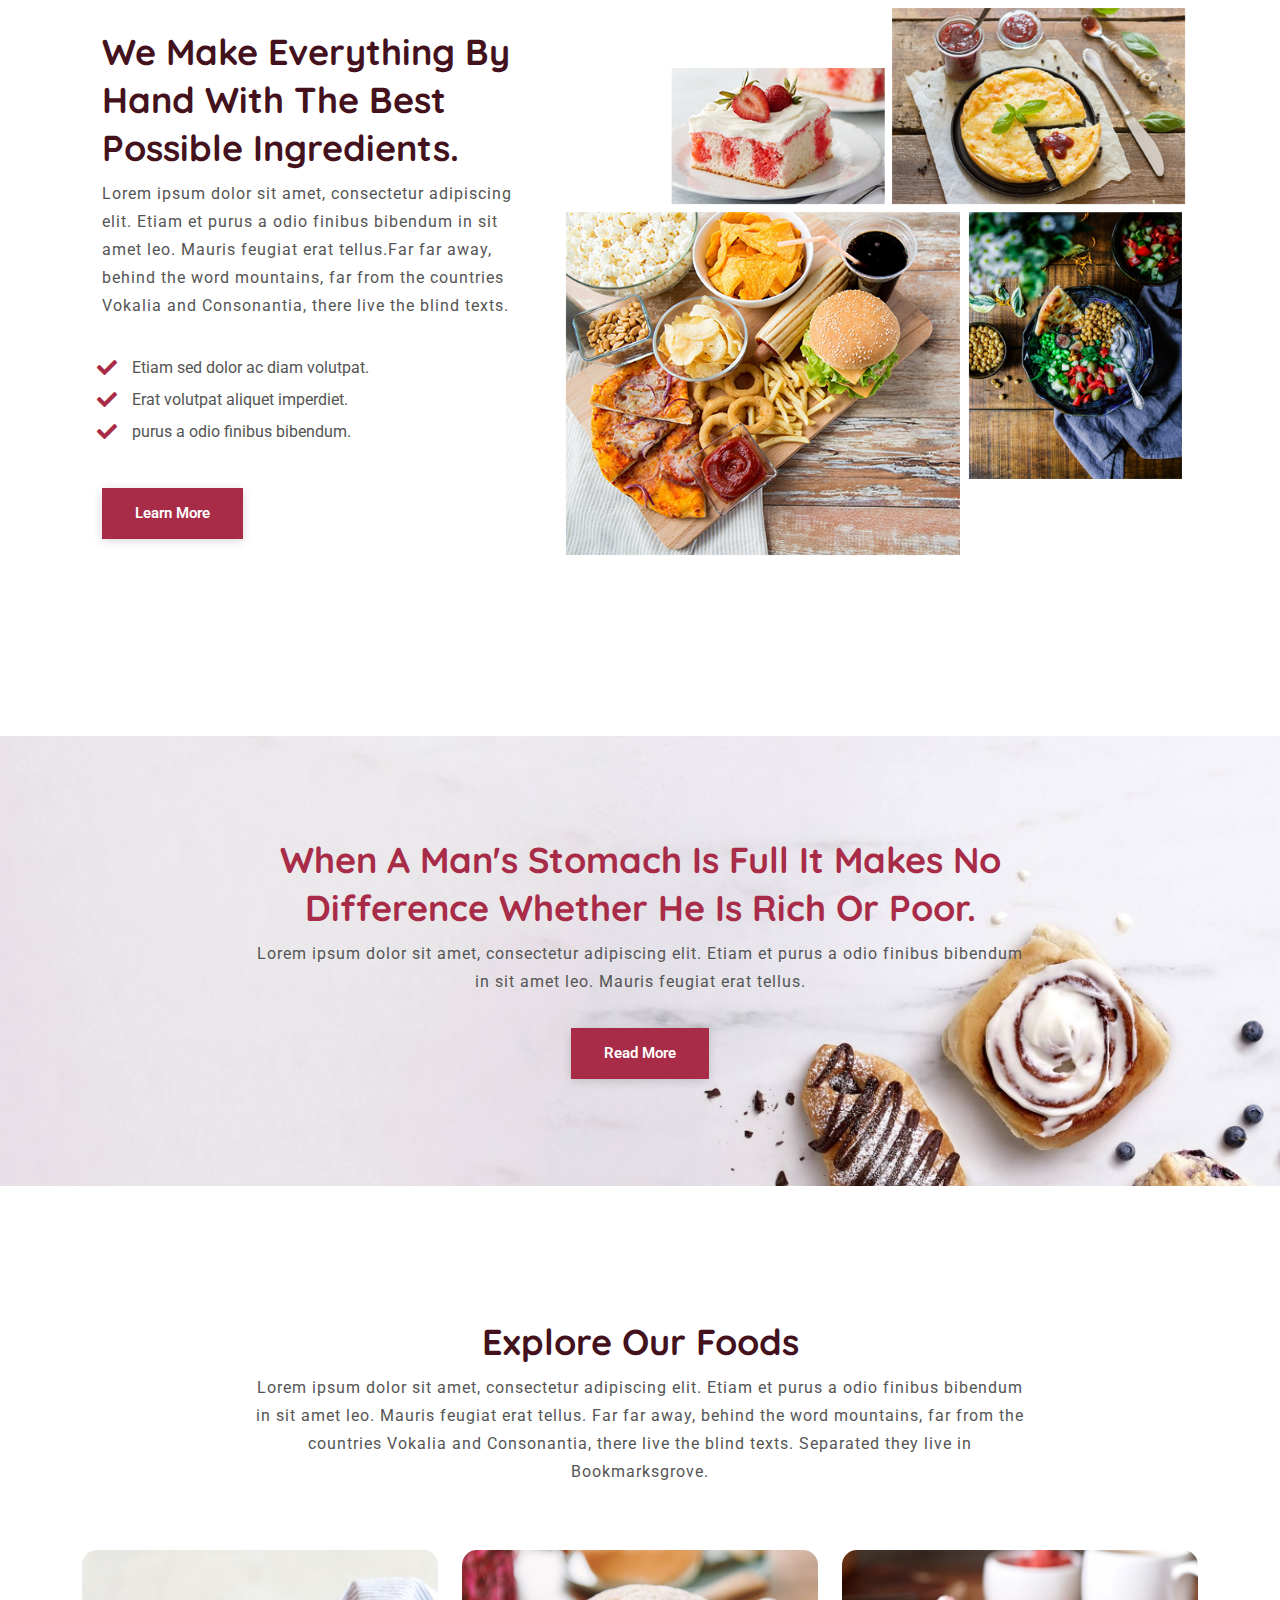
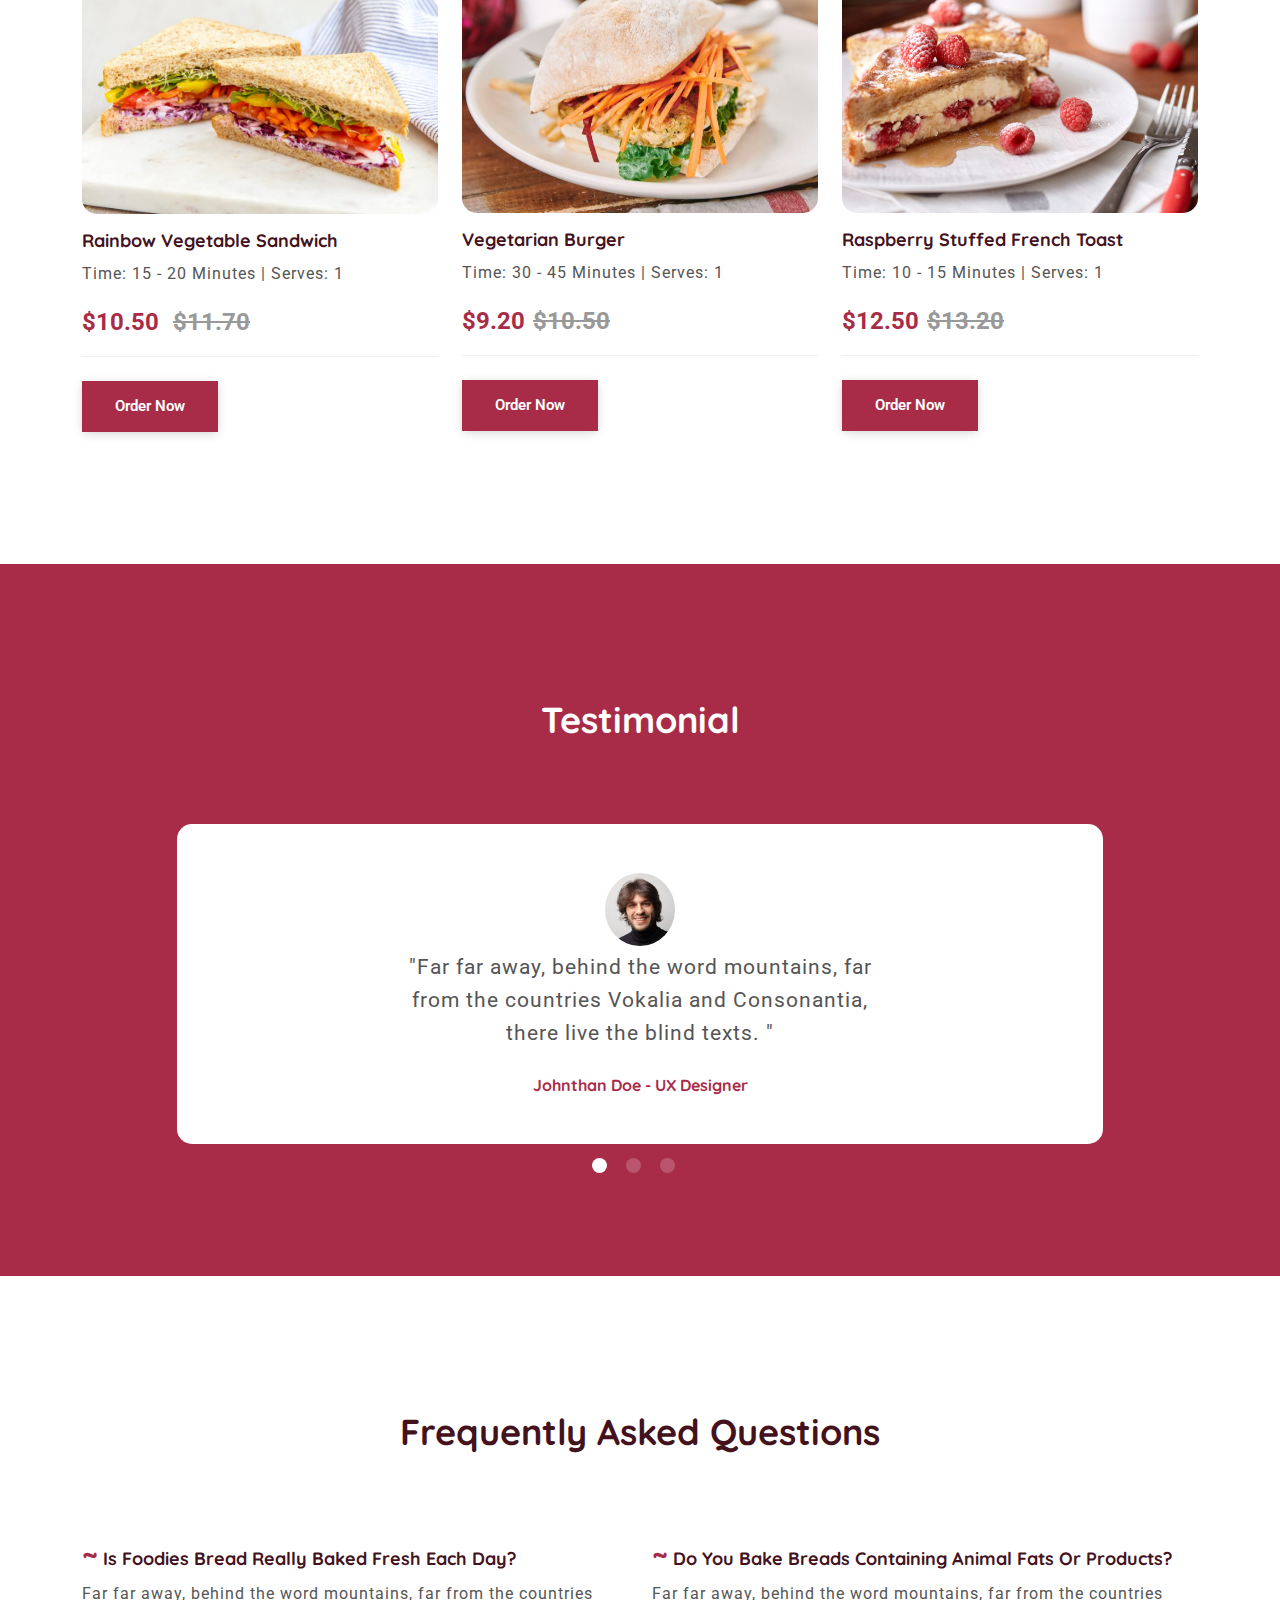
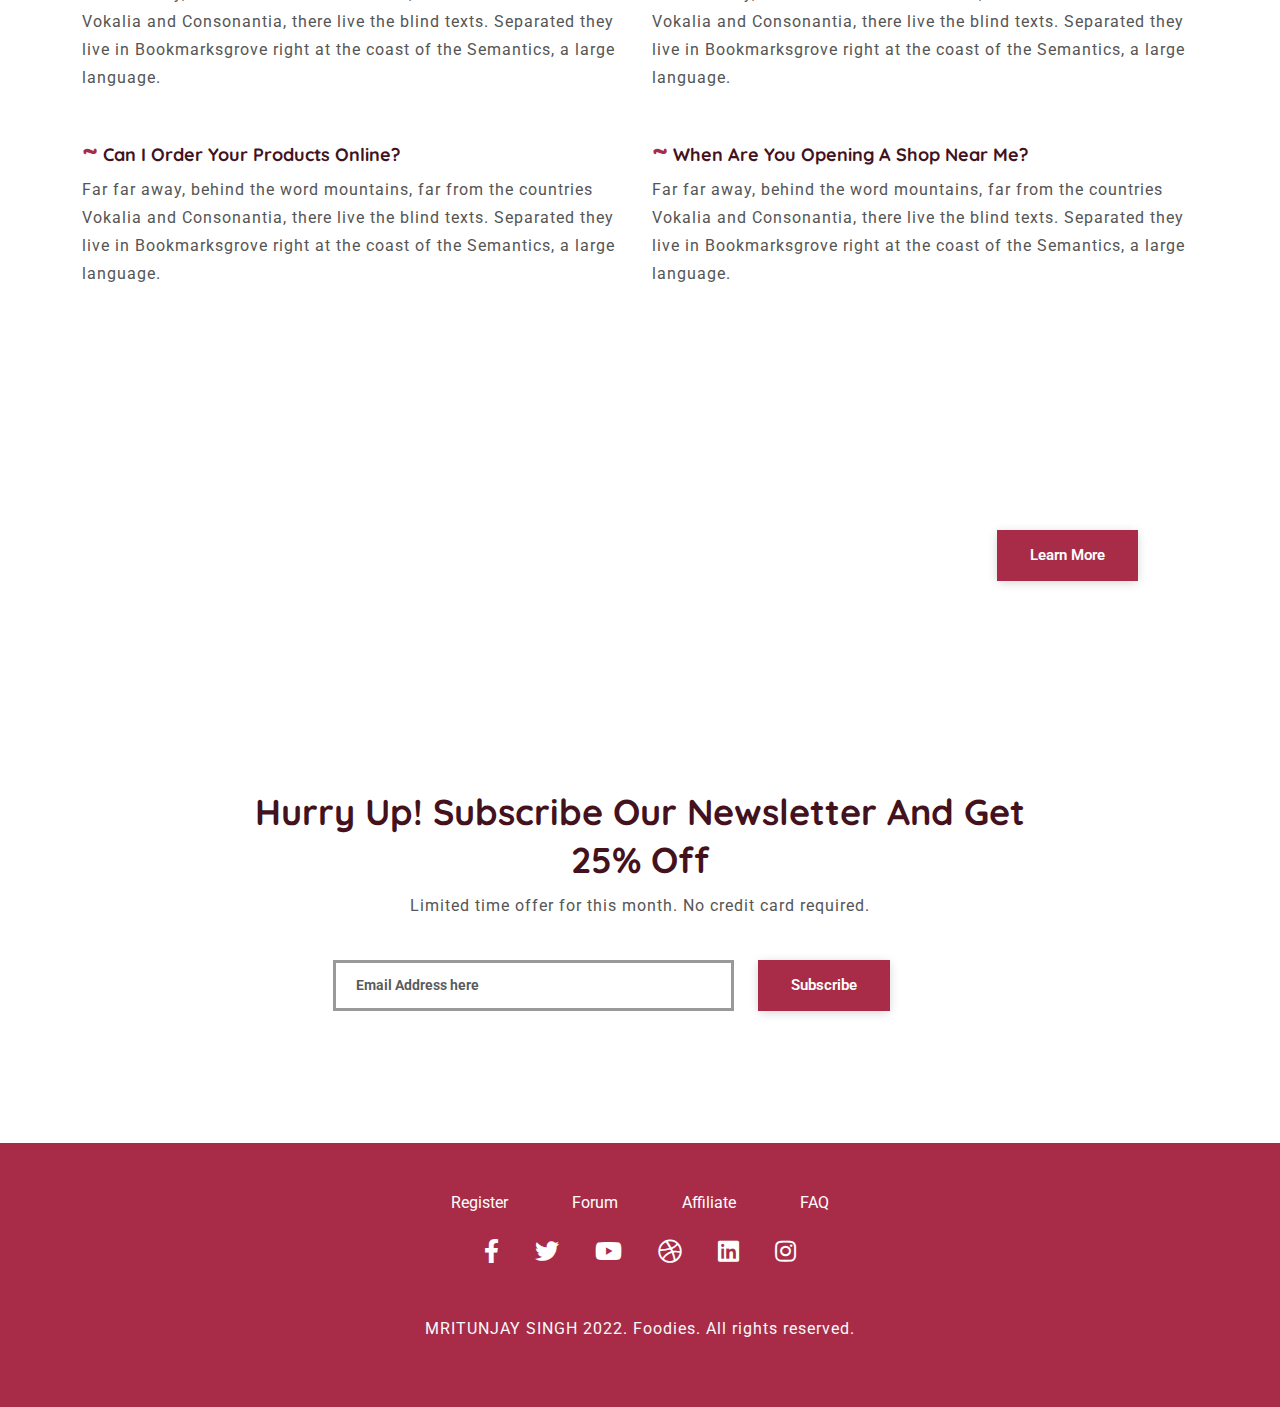
<file: food-webe/index.html>
<!DOCTYPE html>
<html lang="en">

<head>
    <meta charset="UTF-8">
    <meta name="viewport" content="width=device-width, initial-scale=1.0">
    <meta http-equiv="X-UA-Compatible" content="ie=edge">
    <meta name="Description" content="Enter your description here" />
    <title>Foodies</title>
    <!-- bootstrap CDN -->
    <link href="https://cdn.jsdelivr.net/npm/bootstrap@5.0.1/dist/css/bootstrap.min.css" rel="stylesheet">
    <link rel="stylesheet" href="https://cdnjs.cloudflare.com/ajax/libs/font-awesome/5.15.2/css/all.min.css">

    <!-- OWN CSS -->
    <link rel="stylesheet" href="style.css">

    <script src="main.js" defer></script>
</head>

<body>
    <!-- header design -->
    <header>
        <nav class="navbar navbar-expand-lg navigation-wrap">
            <div class="container">
                <a class="navbar-brand" href="#"><img src="images/logo.png"></a>
                <button class="navbar-toggler" type="button" data-bs-toggle="collapse" data-bs-target="#navbarText" aria-controls="navbarText" aria-expanded="false" aria-label="Toggle navigation">
          <i class="fas fa-stream navbar-toggler-icon"></i>
        </button>
                <div class="collapse navbar-collapse" id="navbarText">
                    <ul class="navbar-nav ms-auto mb-2 mb-lg-0">
                        <li class="nav-item">
                            <a class="nav-link active" aria-current="page" href="#home">Home</a>
                        </li>
                        <li class="nav-item">
                            <a class="nav-link" href="#about">About Us</a>
                        </li>
                        <li class="nav-item">
                            <a class="nav-link" href="#explore-food">Explore Foods</a>
                        </li>
                        <li class="nav-item">
                            <a class="nav-link" href="#testimonial">Reviews</a>
                        </li>
                        <li class="nav-item">
                            <a class="nav-link" href="#faq">FAQ</a>
                        </li>
                        <li><button class="main-btn">1200 345 123</button></li>
                    </ul>
                </div>
            </div>
        </nav>
    </header>

    <!-- section-1 top-banner -->
    <section id="home">
        <div class="container-fluid px-0 top-banner">
            <div class="container">
                <div class="row">
                    <div class="col-lg-5 col-md-6">
                        <h1>Good food choices are good investments.</h1>
                        <p>Lorem ipsum dolor sit amet, consectetur adipiscing elit. Etiam et purus a odio finibus bibendum amet leo.
                        </p>
                        <div class="mt-4">
                            <button class="main-btn">Order now <i class="fas fa-shopping-basket ps-3"></i></button>
                            <button class="white-btn ms-lg-4 mt-lg-0 mt-4">Order now <i class="fas fa-angle-right ps-3"></i></button>
                        </div>
                    </div>
                </div>
            </div>
        </div>
    </section>

    <!-- section-2 counter -->
    <section id="counter">
        <section class="counter-section">
            <div class="container">
                <div class="row text-center">
                    <div class="col-md-3 mb-lg-0 mb-md-0 mb-5">
                        <h2>
                            <span id="count1"></span>+
                        </h2>
                        <p>SAVINGS</p>
                    </div>
                    <div class="col-md-3 mb-lg-0 mb-md-0 mb-5">
                        <h2>
                            <span id="count2"></span>+
                        </h2>
                        <p>PHOTOS</p>
                    </div>
                    <div class="col-md-3 mb-lg-0 mb-md-0 mb-5">
                        <h2>
                            <span id="count3"></span>+
                        </h2>
                        <p>ROCKETS</p>
                    </div>
                    <div class="col-md-3 mb-lg-0 mb-md-0 mb-5">
                        <h2>
                            <span id="count4"></span>+
                        </h2>
                        <p>GLOBES</p>
                    </div>
                </div>
            </div>
        </section>
    </section>

    <!-- section-3 about-->
    <section id="about">
        <div class="about-section wrapper">
            <div class="container">
                <div class="row align-items-center">
                    <div class="col-lg-7 col-md-12 mb-lg-0 mb-5">
                        <div class="card border-0">
                            <img src="images/img/img-1.png" class="img-fluid">
                        </div>
                    </div>
                    <div class="col-lg-5 col-md-12 text-sec">
                        <h2>We pride ourselves on making real food from the best ingredients.</h2>
                        <p>Lorem ipsum dolor sit amet, consectetur adipiscing elit. Etiam et purus a odio finibus bibendum in sit amet leo. Mauris feugiat erat tellus.</p>
                        <button class="main-btn mt-4">Learn More</button>
                    </div>
                </div>
            </div>
            <div class="container food-type">
                <div class="row align-items-center">
                    <div class="col-lg-5 col-md-12 text-sec mb-lg-0 mb-5">
                        <h2>We make everything by hand with the best possible ingredients.</h2>
                        <p>Lorem ipsum dolor sit amet, consectetur adipiscing elit. Etiam et purus a odio finibus bibendum in sit amet leo. Mauris feugiat erat tellus.Far far away, behind the word mountains, far from the countries Vokalia and Consonantia,
                            there live the blind texts.</p>
                        <ul class="list-unstyled py-3">
                            <li>Etiam sed dolor ac diam volutpat.</li>
                            <li>Erat volutpat aliquet imperdiet.</li>
                            <li>purus a odio finibus bibendum.</li>
                        </ul>
                        <button class="main-btn mt-4">Learn More</button>
                    </div>
                    <div class="col-lg-7 col-md-12">
                        <div class="card border-0">
                            <img src="images/img/img-2.png" class="img-fluid">
                        </div>
                    </div>
                </div>
            </div>
        </div>
    </section>

    <!-- section-3 story-->
    <section id="story">
        <div class="story-section">
            <div class="container">
                <div class="row">
                    <div class="col-sm-12">
                        <div class="text-content">
                            <h2>When a man's stomach is full it makes no difference whether he is rich or poor.</h2>
                            <p>Lorem ipsum dolor sit amet, consectetur adipiscing elit. Etiam et purus a odio finibus bibendum in sit amet leo. Mauris feugiat erat tellus.</p>
                            <button class="main-btn mt-3">Read More</button>
                        </div>
                    </div>
                </div>
            </div>
        </div>
    </section>

    <!-- section-4 explore food-->
    <section id="explore-food">
        <div class="explore-food wrapper">
            <div class="container">
                <div class="row">
                    <div class="col-sm-12">
                        <div class="text-content text-center">
                            <h2>Explore Our Foods</h2>
                            <p>Lorem ipsum dolor sit amet, consectetur adipiscing elit. Etiam et purus a odio finibus bibendum in sit amet leo. Mauris feugiat erat tellus. Far far away, behind the word mountains, far from the countries Vokalia and Consonantia,
                                there live the blind texts. Separated they live in Bookmarksgrove.</p>
                        </div>
                    </div>
                </div>
                <div class="row pt-5">
                    <div class="col-lg-4 col-md-6 mb-lg-0 mb-5">
                        <div class="card">
                            <img src="images/img/img-3.jpg" class="img-fluid">
                            <div class="pt-3">
                                <h4>Rainbow Vegetable Sandwich</h4>
                                <p>Time: 15 - 20 Minutes | Serves: 1</p>
                                <span>$10.50 <del>$11.70</del></span>
                                <button class="mt-4 main-btn">Order Now</button>
                            </div>
                        </div>
                    </div>
                    <div class="col-lg-4 col-md-6 mb-lg-0 mb-5">
                        <div class="card">
                            <img src="images/img/img-4.jpg" class="img-fluid">
                            <div class="pt-3">
                                <h4>Vegetarian Burger</h4>
                                <p>Time: 30 - 45 Minutes | Serves: 1</p>
                                <span>$9.20<del>$10.50</del></span>
                                <button class="mt-4 main-btn">Order Now</button>
                            </div>
                        </div>
                    </div>
                    <div class="col-lg-4 col-md-6 mb-lg-0 mb-5">
                        <div class="card">
                            <img src="images/img/img-5.jpg" class="img-fluid">
                            <div class="pt-3">
                                <h4>Raspberry Stuffed French Toast</h4>
                                <p>Time: 10 - 15 Minutes | Serves: 1</p>
                                <span>$12.50<del>$13.20</del></span>
                                <button class="mt-4 main-btn">Order Now</button>
                            </div>
                        </div>
                    </div>
                </div>
            </div>
        </div>
    </section>

    <!-- Section-5 testimonial-->
    <section id="testimonial">
        <div class="wrapper testimonial-section">
            <div class="container text-center">
                <div class="text-center pb-4">
                    <h2>Testimonial</h2>
                </div>
                <div class="row">
                    <div class="col-sm-12 col-lg-10 offset-lg-1">
                        <div id="carouselExampleDark" class="carousel slide" data-bs-ride="carousel">
                            <div class="carousel-indicators">
                                <button type="button" data-bs-target="#carouselExampleDark" data-bs-slide-to="0" class="active" aria-current="true" aria-label="Slide 1"></button>
                                <button type="button" data-bs-target="#carouselExampleDark" data-bs-slide-to="1" aria-label="Slide 2"></button>
                                <button type="button" data-bs-target="#carouselExampleDark" data-bs-slide-to="2" aria-label="Slide 3"></button>
                            </div>
                            <div class="carousel-inner">
                                <div class="carousel-item active">
                                    <div class="carousel-caption">
                                        <img src="images/review/review-1.jpg">
                                        <p>"Far far away, behind the word mountains, far from the countries Vokalia and Consonantia, there live the blind texts. "</p>
                                        <h5>Johnthan Doe - UX Designer</h5>
                                    </div>
                                </div>
                                <div class="carousel-item">
                                    <div class="carousel-caption">
                                        <img src="images/review/review-2.jpg">
                                        <p>"Far far away, behind the word mountains, far from the countries Vokalia and Consonantia, there live the blind texts. "</p>
                                        <h5>Maccy Doe - Front End</h5>
                                    </div>
                                </div>
                                <div class="carousel-item">
                                    <div class="carousel-caption">
                                        <img src="images/review/review-1.jpg">
                                        <p>"Far far away, behind the word mountains, far from the countries Vokalia and Consonantia, there live the blind texts. "</p>
                                        <h5>Johnthan Doe - UX Designer</h5>
                                    </div>
                                </div>
                            </div>
                        </div>
                    </div>
                </div>
            </div>
        </div>
    </section>

    <!-- section-6 faq-->
    <section id="faq">
        <div class="faq wrapper">
            <div class="container">
                <div class="row">
                    <div class="col-sm-12">
                        <div class="text-center pb-4">
                            <h2>Frequently Asked Questions</h2>
                        </div>
                    </div>
                </div>
                <div class="row pt-5">
                    <div class="col-sm-6 mb-4">
                        <h4><span>~</span>Is Foodies Bread really baked fresh each day?</h4>
                        <p>Far far away, behind the word mountains, far from the countries Vokalia and Consonantia, there live the blind texts. Separated they live in Bookmarksgrove right at the coast of the Semantics, a large language.
                        </p>
                    </div>
                    <div class="col-sm-6 mb-4">
                        <h4><span>~</span>Do you bake breads containing animal fats or products?</h4>
                        <p>Far far away, behind the word mountains, far from the countries Vokalia and Consonantia, there live the blind texts. Separated they live in Bookmarksgrove right at the coast of the Semantics, a large language.
                        </p>
                    </div>
                    <div class="col-sm-6 mb-4">
                        <h4><span>~</span>Can I order your products online?</h4>
                        <p>Far far away, behind the word mountains, far from the countries Vokalia and Consonantia, there live the blind texts. Separated they live in Bookmarksgrove right at the coast of the Semantics, a large language.
                        </p>
                    </div>
                    <div class="col-sm-6 mb-4">
                        <h4><span>~</span>When are you opening a shop near me?</h4>
                        <p>Far far away, behind the word mountains, far from the countries Vokalia and Consonantia, there live the blind texts. Separated they live in Bookmarksgrove right at the coast of the Semantics, a large language.
                        </p>
                    </div>
                </div>
            </div>
        </div>
    </section>

    <!-- section-7 book-food-->
    <section id="book-food">
        <div class="book-food">
            <div class="container book-food-text">
                <div class="row text-center">
                    <div class="col-lg-9 col-md-12">
                        <h2>Baked fresh daily by bakers with passion.</h2>
                    </div>
                    <div class="col-lg-3 col-md-12 mt-lg-0 mt-4">
                        <button class="main-btn">Learn more</button>
                    </div>
                </div>
            </div>
        </div>
    </section>

    <!-- section-8 newslettar-->
    <section id="newslettar">
        <div class="newslettar wrapper">
            <div class="container">
                <div class="row">
                    <div class="sol-sm-12">
                        <div class="text-content text-center pb-4">
                            <h2>Hurry up! Subscribe our newsletter and get 25% Off</h2>
                            <p>Limited time offer for this month. No credit card required. </p>
                        </div>
                        <form class="newsletter">
                            <div class="row">
                                <div class="col-md-8 col-12">
                                    <input class="form-control" placeholder="Email Address here" name="email" type="email">
                                </div>
                                <div class="col-md-4 col-12">
                                    <button class="main-btn" type="submit">Subscribe</button>
                                </div>
                            </div>
                        </form>
                    </div>
                </div>
            </div>
        </div>
    </section>

    <!-- section-9 footer-->
    <footer id="footer">
        <div class="footer py-5">
            <div class="container">
                <div class="row">
                    <div class="col-md-12 text-center">
                        <a class="footer-link" href="#">Register</a>
                        <a class="footer-link" href="#">Forum</a>
                        <a class="footer-link" href="#">Affiliate</a>
                        <a class="footer-link" href="#">FAQ</a>
                        <div class="footer-social pt-4 text-center">
                            <a href="#"><i class="fab fa-facebook-f"></i></a>
                            <a href="#"><i class="fab fa-twitter"></i></a>
                            <a href="#"><i class="fab fa-youtube"></i></a>
                            <a href="#"><i class="fab fa-dribbble"></i></a>
                            <a href="#"><i class="fab fa-linkedin"></i></a>
                            <a href="#"><i class="fab fa-instagram"></i></a>
                        </div>
                    </div>
                    <div class="col-sm-12">
                        <div class="footer-copy">
                            <div class="copy-right text-center pt-5">
                                <p class="text-light">MRITUNJAY SINGH 2022. Foodies. All rights reserved.</p>
                            </div>
                        </div>
                    </div>
                </div>
            </div>
        </div>
    </footer>


    <!-- JS Libraries -->
    <script src="https://cdn.jsdelivr.net/npm/@popperjs/core@2.9.2/dist/umd/popper.min.js"></script>
    <script src="https://cdn.jsdelivr.net/npm/bootstrap@5.0.1/dist/js/bootstrap.min.js"></script>
    <!-- own js -->

</body>

</html>
</file>
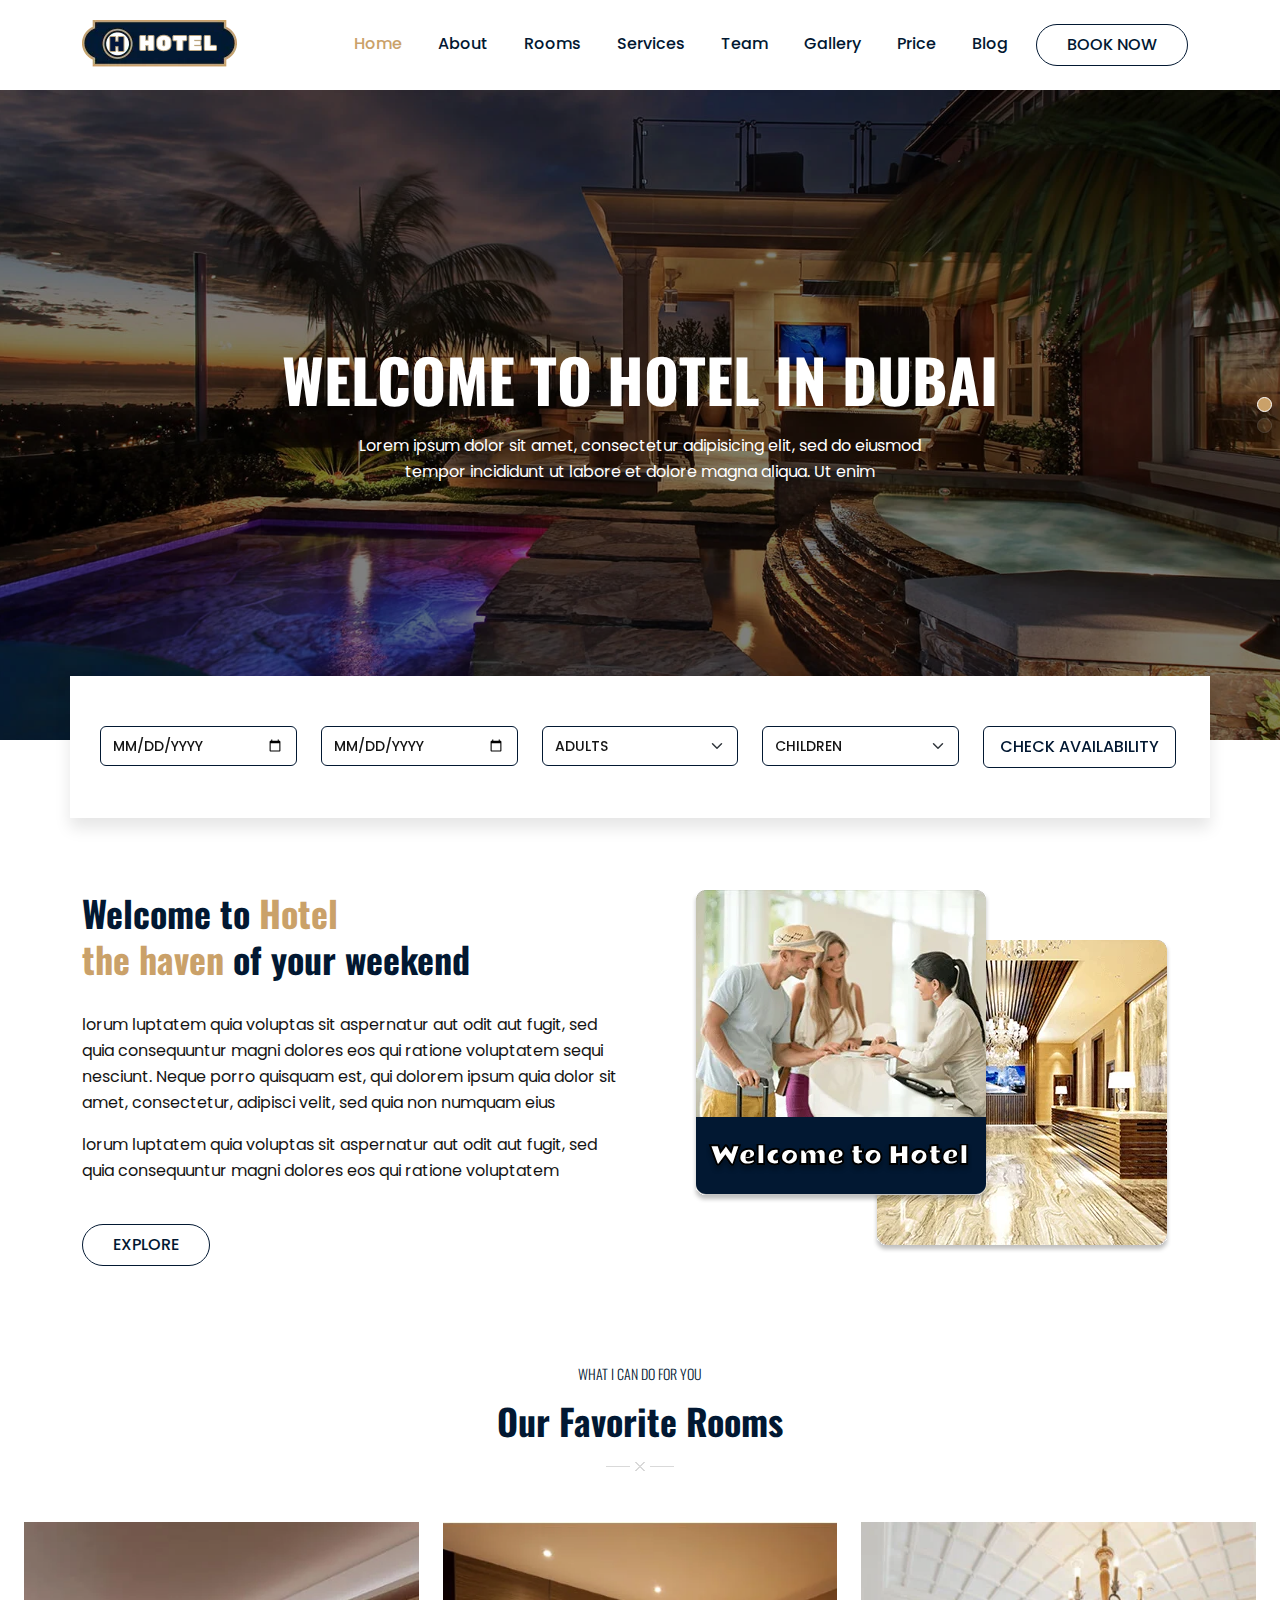
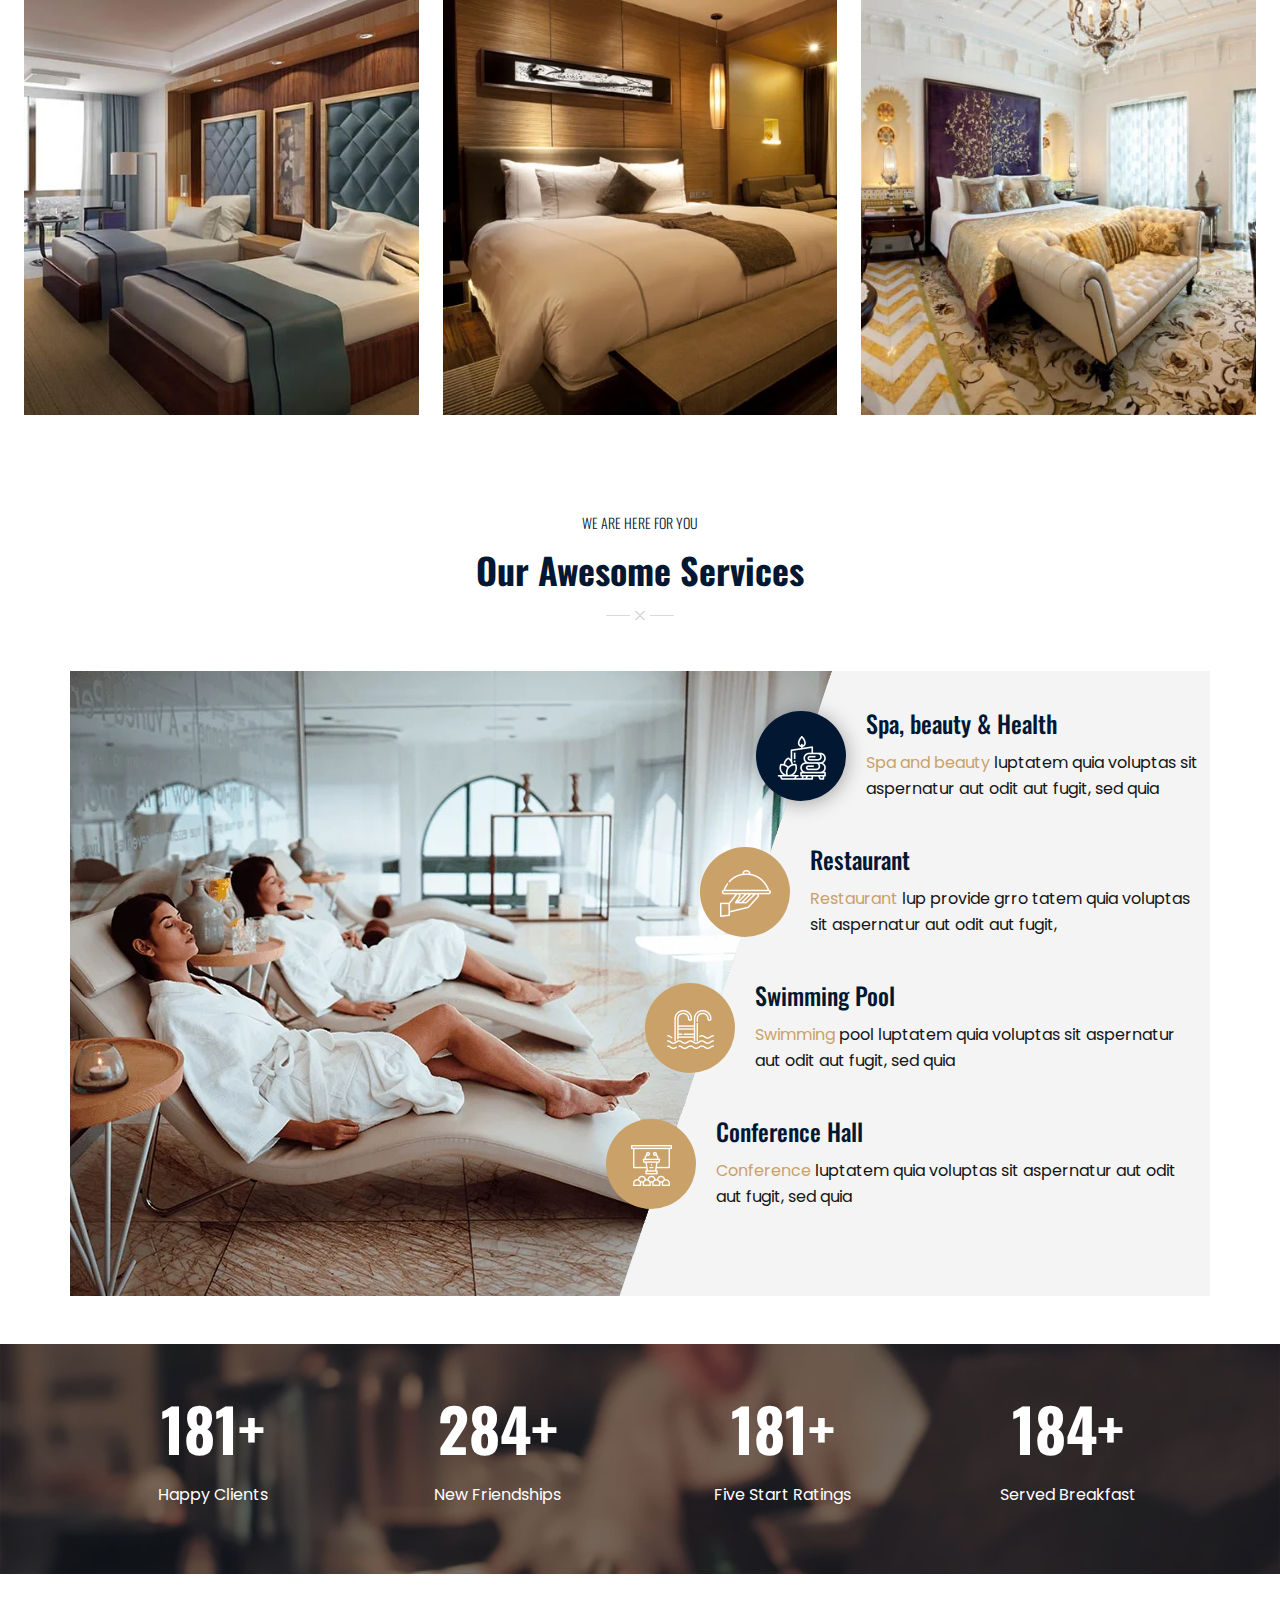
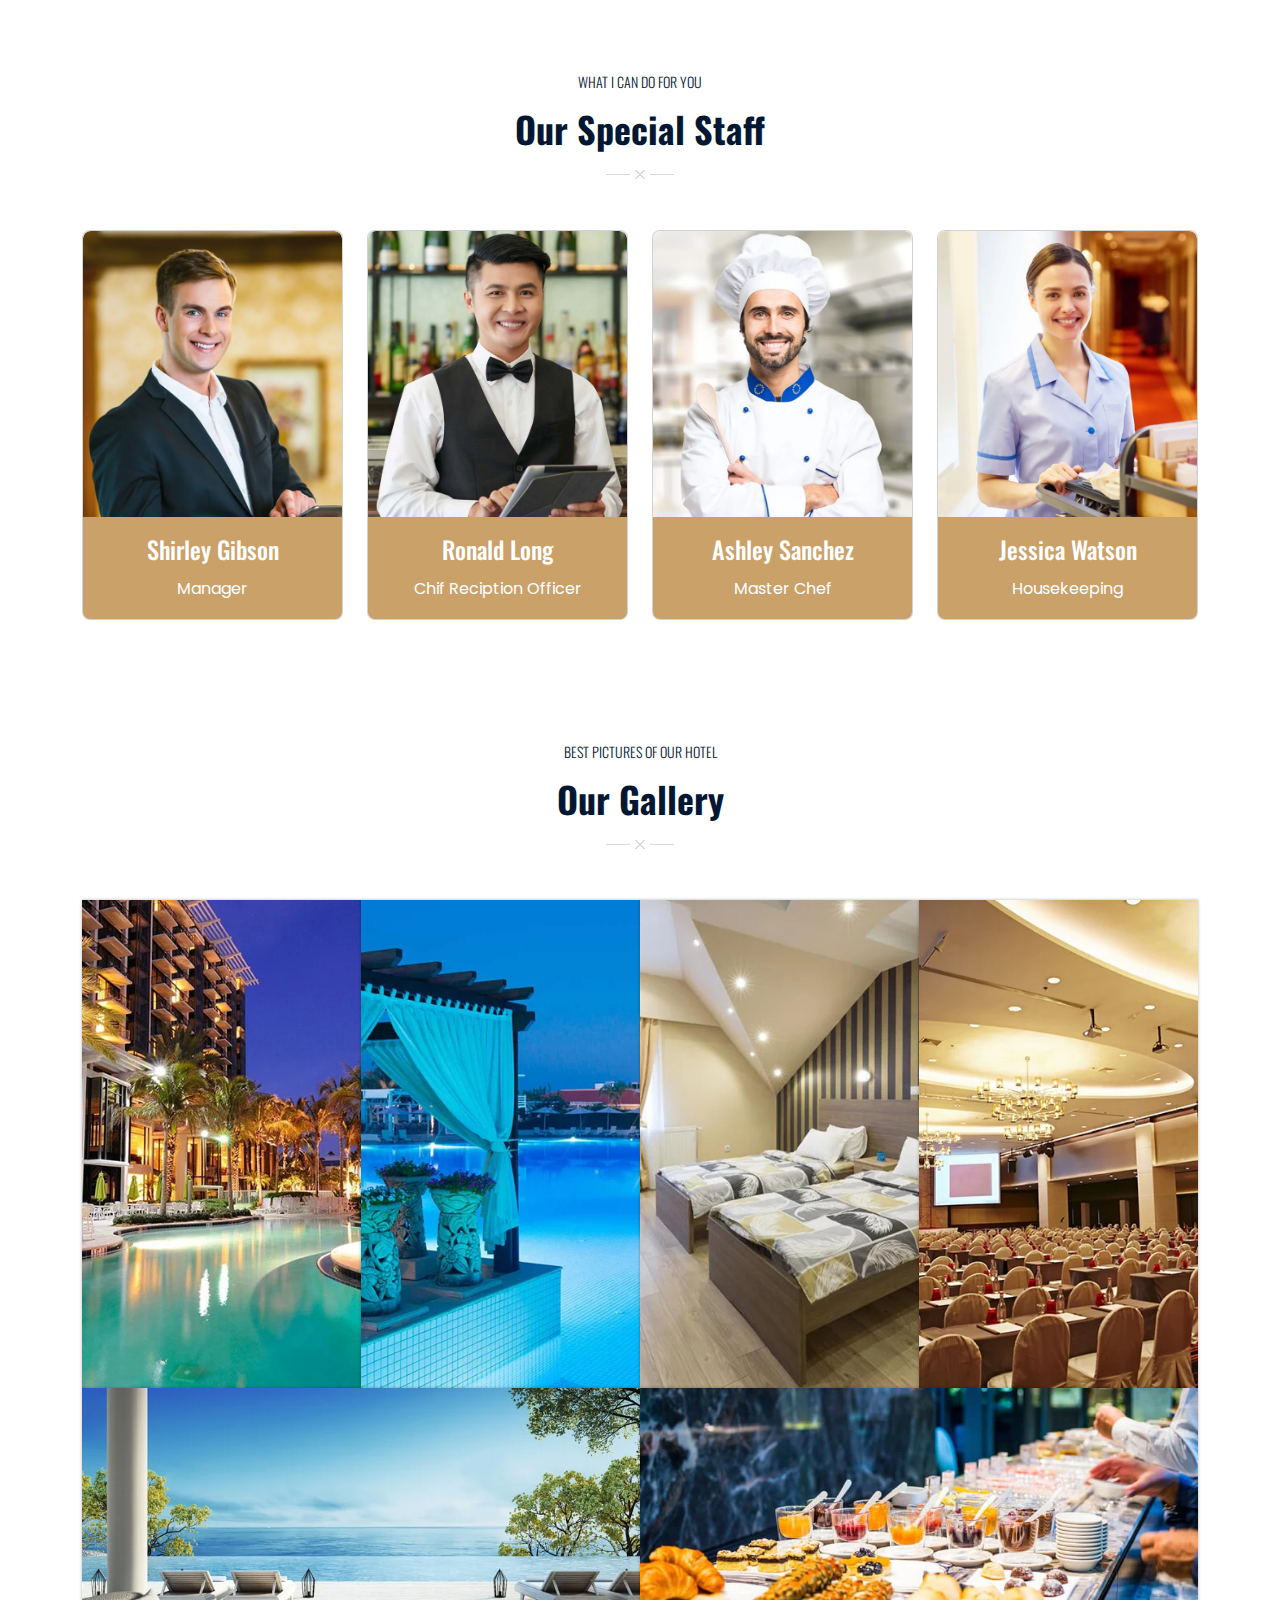
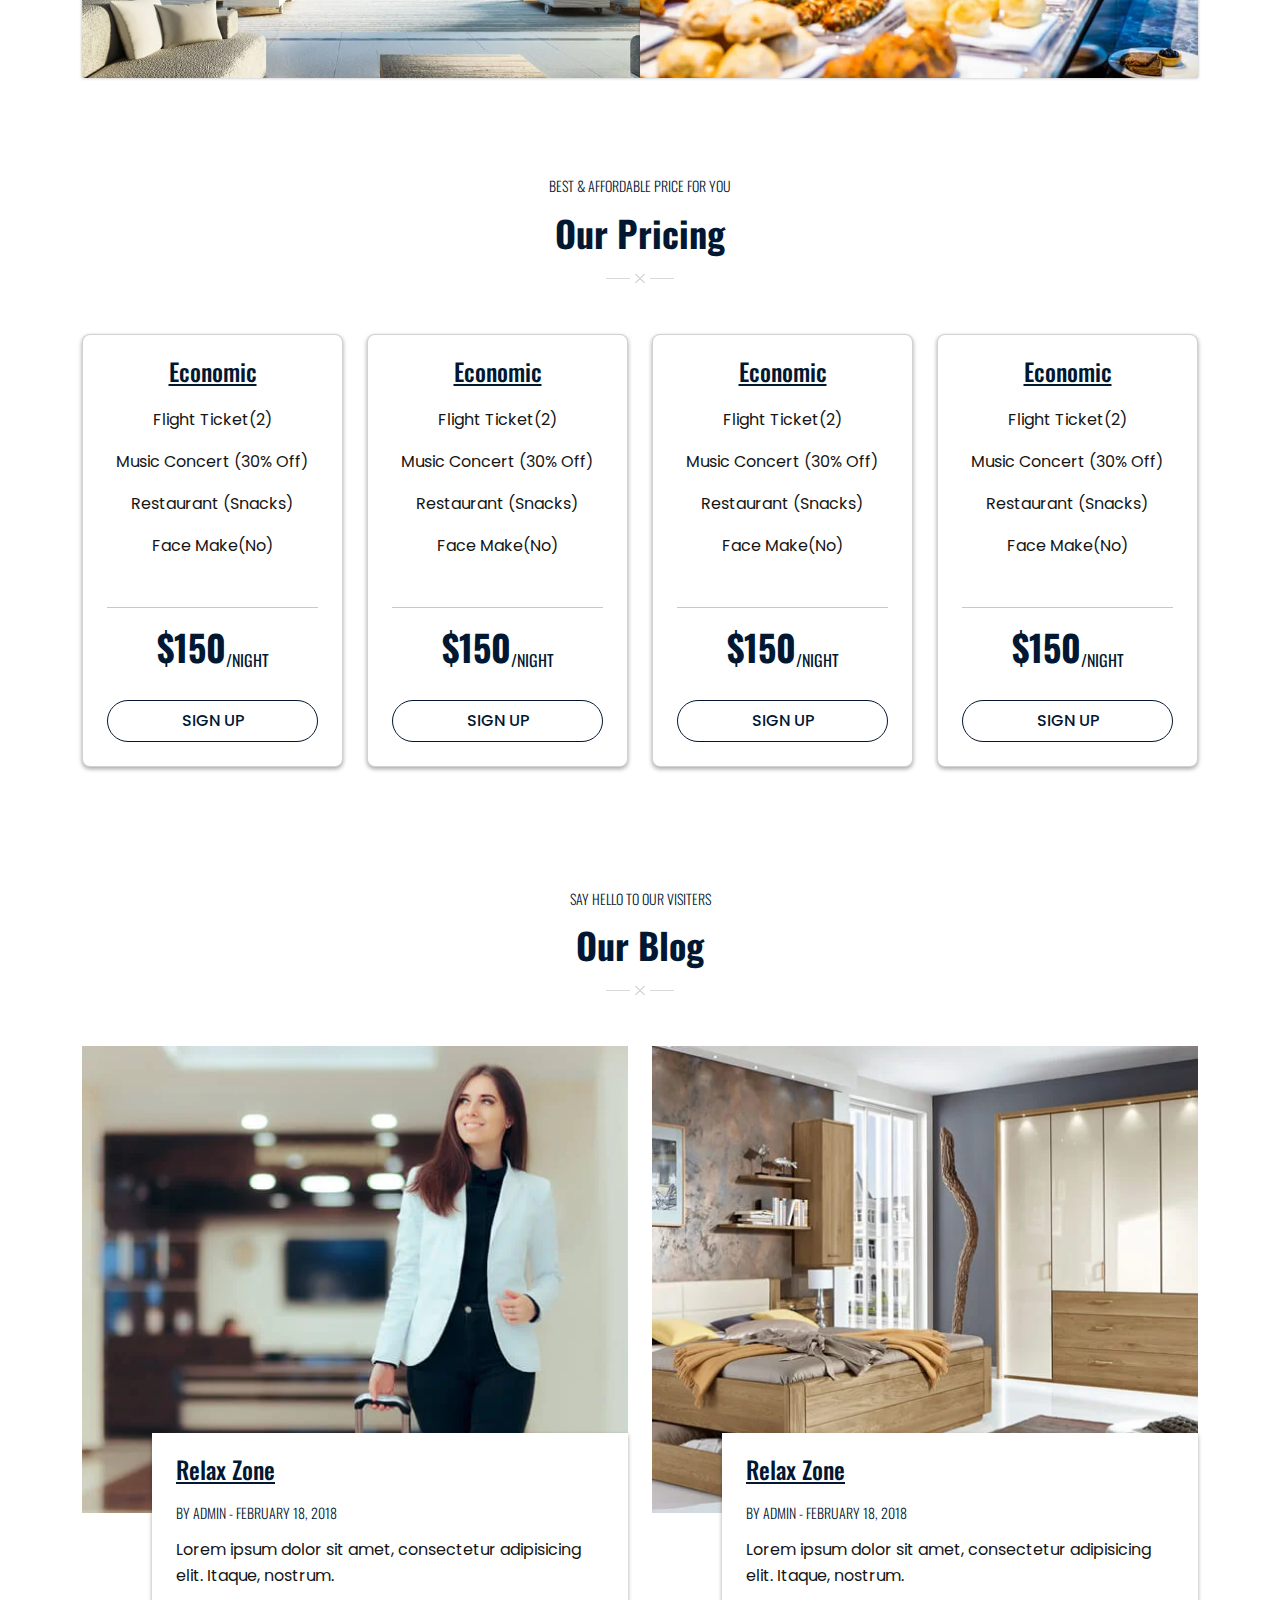
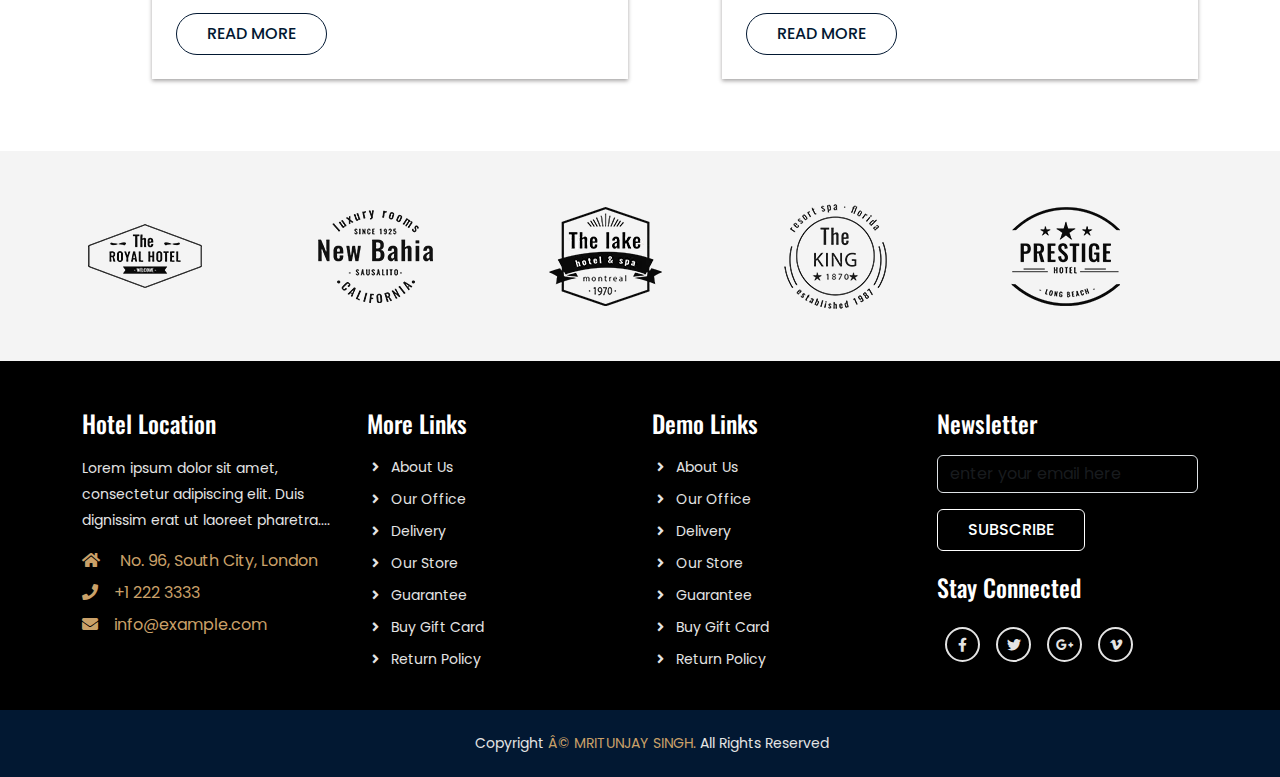
<file: hotel-websitr/index.html>
<!DOCTYPE html>
<html lang="en">

<head>
    <meta charset="UTF-8">
    <meta name="viewport" content="width=device-width, initial-scale=1.0">
    <title>Hotel Website Design by MRITUNJAY SINGH</title>

    <!-- FAVICON -->
    <link rel="icon" type="image/png" href="images/favicon.png">

    <!-- Bootstrap 5 CDN Links -->
    <link rel="stylesheet" href="https://cdnjs.cloudflare.com/ajax/libs/twitter-bootstrap/5.1.0/css/bootstrap.min.css">
    <link rel="stylesheet" href="https://cdnjs.cloudflare.com/ajax/libs/font-awesome/5.15.4/css/all.min.css">

    <!-- Link Swiper's CSS -->
    <link rel="stylesheet" href="https://unpkg.com/swiper/swiper-bundle.min.css">

    <!-- Custom File's Link -->
    <link rel="stylesheet" href="css/style.css">

    <script src="js/main.js" defer></script>

</head>

<body data-bs-spy="scroll" data-bs-target=".navbar" data-bs-offset="100">
    <!-- Navbar section -->
    <header class="header_wrapper">
        <nav class="navbar navbar-expand-lg">
            <div class="container">
                <a class="navbar-brand" href="#">
                    <img src="images/logo.png" class="img-fluid" alt="logo">
                </a>
                <button class="navbar-toggler" type="button" data-bs-toggle="collapse" data-bs-target="#navbarNav" aria-controls="navbarNav" aria-expanded="false" aria-label="Toggle navigation">
                    <i class="fas fa-stream navbar-toggler-icon"></i>
                </button>

                <div class="collapse navbar-collapse justify-content-end" id="navbarNav">
                    <ul class="navbar-nav menu-navbar-nav">
                        <li class="nav-item">
                            <a class="nav-link active" aria-current="page" href="#home">Home</a>
                        </li>
                        <li class="nav-item">
                            <a class="nav-link" href="#about">About</a>
                        </li>
                        <li class="nav-item">
                            <a class="nav-link" href="#rooms">Rooms</a>
                        </li>
                        <li class="nav-item">
                            <a class="nav-link" href="#services">Services</a>
                        </li>
                        <li class="nav-item">
                            <a class="nav-link" href="#team">Team</a>
                        </li>
                        <li class="nav-item">
                            <a class="nav-link" href="#gallery">Gallery</a>
                        </li>
                        <li class="nav-item">
                            <a class="nav-link" href="#price">Price</a>
                        </li>
                        <li class="nav-item">
                            <a class="nav-link" href="#blog">Blog</a>
                        </li>
                        <li class="nav-item mt-3 mt-lg-0">
                            <a class="main-btn" href="#">Book Now</a>
                        </li>
                    </ul>
                </div>
            </div>
        </nav>
    </header>
    <!-- Navbar section exit -->

    <!-- Banner section -->
    <section id="home" class="banner_wrapper p-0">
        <div class="swiper mySwiper">
            <div class="swiper-wrapper">
                <div class="swiper-slide" style="background-image: url(./images/slider/slider2.webp);">
                    <div class="slide-caption text-center">
                        <div>
                            <h1>welcome to hotel in Dubai</h1>
                            <p>Lorem ipsum dolor sit amet, consectetur adipisicing elit, sed do eiusmod tempor incididunt ut labore et dolore magna aliqua. Ut enim </p>
                        </div>
                    </div>
                </div>
                <div class="swiper-slide" style="background-image: url(./images/slider/slider1.webp);">
                    <div class="slide-caption text-center">
                        <div>
                            <h1>welcome to hotel in Dubai</h1>
                            <p>Lorem ipsum dolor sit amet, consectetur adipisicing elit, sed do eiusmod tempor incididunt ut labore et dolore magna aliqua. Ut enim </p>
                        </div>
                    </div>
                </div>
            </div>
            <div class="swiper-pagination"></div>
        </div>
        <div class="container booking-area">
            <form class="row">
                <div class="col-lg mb-3 mb-lg-0">
                    <input type="date" class="form-control" placeholder="Date">
                </div>
                <div class="col-lg mb-3 mb-lg-0">
                    <input type="date" class="form-control" placeholder="Date">
                </div>
                <div class="col-lg mb-3 mb-lg-0">
                    <select class="form-select">
                        <option selected>Adults</option>
                        <option value="1">1</option>
                        <option value="2">2</option>
                        <option value="3">3</option>
                        <option value="4">4</option>
                        <option value="5">5</option>
                        <option value="6">6</option>
                    </select>
                </div>
                <div class="col-lg mb-3 mb-lg-0">
                    <select class="form-select">
                        <option selected>Children</option>
                        <option value="1">1</option>
                        <option value="2">2</option>
                        <option value="3">3</option>
                        <option value="4">4</option>
                        <option value="5">5</option>
                        <option value="6">6</option>
                    </select>
                </div>
                <div class="col-lg mb-3 mb-lg-0">
                    <button type="submit" class="main-btn rounded-2 px-lg-3">Check Availability</button>
                </div>
            </form>
        </div>
    </section>
    <!-- Banner section exit -->

    <!-- About section -->
    <section id="about" class="about_wrapper">
        <div class="container">
            <div class="row flex-lg-row flex-column-reverse ">
                <div class="col-lg-6 text-center text-lg-start">
                    <h3>Welcome to <span>Hotel <br class="d-none d-lg-block">
                            the haven</span> of your weekend</h3>
                    <p>lorum luptatem quia voluptas sit aspernatur aut odit aut fugit, sed quia consequuntur magni dolores eos qui ratione voluptatem sequi nesciunt. Neque porro quisquam est, qui dolorem ipsum quia dolor sit amet, consectetur, adipisci velit,
                        sed quia non numquam eius</p>
                    <p>lorum luptatem quia voluptas sit aspernatur aut odit aut fugit, sed quia consequuntur magni dolores eos qui ratione voluptatem</p>
                    <a href="#" class="main-btn mt-4">Explore</a>
                </div>
                <div class="col-lg-6 mb-4 mb-lg-0 ps-lg-4 text-center">
                    <img src="images/about-img.svg" class="img-fluid" alt="About Us">
                </div>

            </div>
        </div>
    </section>
    <!-- About section exit -->

    <!-- Rooms section -->
    <section id="rooms" class="rooms_wrapper">
        <div class="container-fluid">
            <div class="row">
                <div class="col-sm-12 section-title text-center mb-5">
                    <h6>What I can do for you</h6>
                    <h3>Our Favorite Rooms</h3>
                </div>
            </div>
            <div class="row m-0">
                <div class="col-md-4 mb-4 mb-lg-0">
                    <div class="room-item">
                        <img src="./images/room/room1.webp" class="img-fluid">
                        <div class="room-item-wrap">
                            <div class="room-content">
                                <h5 class="text-white mb-lg-5 text-decoration-underline">Royal Suit</h5>
                                <p class="text-white">Discover five of our favourite dresses from our new collection that are destined to be worn and loved immediately</p>
                                <p class="text-white fw-bold mt-lg-4">$220 / Per Night</p>
                                <a class="main-btn border-white text-white mt-lg-5" href="#">Book now</a>
                            </div>
                        </div>
                    </div>
                </div>
                <div class="col-md-4 mb-4 mb-lg-0">
                    <div class="room-item">
                        <img src="./images/room/room2.webp" class="img-fluid">
                        <div class="room-item-wrap">
                            <div class="room-content">
                                <h5 class="text-white mb-lg-5 text-decoration-underline">Royal Suit</h5>
                                <p class="text-white">Discover five of our favourite dresses from our new collection that are destined to be worn and loved immediately</p>
                                <p class="text-white fw-bold mt-lg-4">$220 / Per Night</p>
                                <a class="main-btn border-white text-white mt-lg-5" href="#">Book now</a>
                            </div>
                        </div>
                    </div>
                </div>
                <div class="col-md-4 mb-4 mb-lg-0">
                    <div class="room-item">
                        <img src="./images/room/room3.webp" class="img-fluid">
                        <div class="room-item-wrap">
                            <div class="room-content">
                                <h5 class="text-white mb-lg-5 text-decoration-underline">Royal Suit</h5>
                                <p class="text-white">Discover five of our favourite dresses from our new collection that are destined to be worn and loved immediately</p>
                                <p class="text-white fw-bold mt-lg-4">$220 / Per Night</p>
                                <a class="main-btn border-white text-white mt-lg-5" href="#">Book now</a>
                            </div>
                        </div>
                    </div>
                </div>
            </div>
        </div>
    </section>
    <!-- Rooms Section Exit -->

    <!-- Services section -->
    <section id="services" class="services_wrapper">
        <div class="container">
            <div class="row">
                <div class="col-sm-12 section-title text-center mb-5">
                    <h6>We Are Here For You</h6>
                    <h3>Our Awesome Services</h3>
                </div>
            </div>
            <div class="row align-items-center service-item-wrap">
                <div class="col-lg-7 p-lg-0">
                    <!--Service Area Start-->
                    <div class="tab-content" id="myTabContent">
                        <div class="tab-pane fade active show" id="spa" role="tabpanel">
                            <img src="./images/services/service1.webp" alt="">
                        </div>
                        <div class="tab-pane fade" id="restaurent" role="tabpanel">
                            <img src="./images/services/service2.webp" alt="">
                        </div>
                        <div class="tab-pane fade" id="swimming" role="tabpanel">
                            <img src="images/services/service3.webp" alt="">
                        </div>
                        <div class="tab-pane fade" id="conference" role="tabpanel">
                            <img src="./images/services/service6.webp" alt="">
                        </div>
                    </div>
                    <!--Service Area End-->
                </div>
                <div class="col-lg-5 position-relative">
                    <!--Service Tab Menu Area Start-->
                    <div class="service-menu-area">
                        <ul class="nav">
                            <li>
                                <a data-bs-toggle="tab" href="#spa" class="active">
                                    <span class="service-icon">
                                        <img src="./images/services/service-icon1.webp" alt="">
                                    </span>
                                    <h5>Spa, beauty & Health</h5>
                                    <p><span>Spa and beauty </span>luptatem quia voluptas sit aspernatur aut odit aut
                                        fugit, sed quia </p>
                                </a>
                            </li>
                            <li>
                                <a data-bs-toggle="tab" href="#restaurent">
                                    <span class="service-icon">
                                        <img src="./images/services/service-icon2.webp" alt="">
                                    </span>
                                    <h5>Restaurant</h5>
                                    <p><span>Restaurant</span> lup provide grro tatem quia voluptas sit aspernatur aut
                                        odit aut fugit, </p>
                                </a>
                            </li>
                            <li>
                                <a data-bs-toggle="tab" href="#swimming">
                                    <span class="service-icon">
                                        <img src="./images/services/service-icon3.webp" alt="">
                                    </span>
                                    <h5>Swimming Pool</h5>
                                    <p><span>Swimming</span> pool luptatem quia voluptas sit aspernatur aut odit aut
                                        fugit, sed quia </p>
                                </a>
                            </li>
                            <li>
                                <a data-bs-toggle="tab" href="#conference">
                                    <span class="service-icon">
                                        <img src="./images/services/service-icon4.webp" alt="">
                                    </span>
                                    <h5>Conference Hall</h5>
                                    <p><span>Conference</span> luptatem quia voluptas sit aspernatur aut odit aut fugit,
                                        sed quia </p>
                                </a>
                            </li>
                        </ul>
                    </div>
                    <!--Service Tab Menu Area End-->
                </div>
            </div>
        </div>
        <div class="counter mt-5">
            <div class="container">
                <div class="row text-center">
                    <div class="col-md-3 mb-lg-0 mb-md-0 mb-5">
                        <h1>
                            <span id="count1"></span>+
                        </h1>
                        <p>Happy Clients</p>
                    </div>
                    <div class="col-md-3 mb-lg-0 mb-md-0 mb-5">
                        <h1>
                            <span id="count2"></span>+
                            </h2>
                            <p>New Friendships</p>
                    </div>
                    <div class="col-md-3 mb-lg-0 mb-md-0 mb-5">
                        <h1>
                            <span id="count3"></span>+
                            </h2>
                            <p>Five Start Ratings</p>
                    </div>
                    <div class="col-md-3 mb-lg-0 mb-md-0 mb-5">
                        <h1>
                            <span id="count4"></span>+
                            </h2>
                            <p>Served Breakfast</p>
                    </div>
                </div>
            </div>
        </div>
    </section>
    <!-- Services section Exit -->

    <!-- Team section -->
    <section id="team" class="team_wrapper">
        <div class="container">
            <div class="row">
                <div class="col-sm-12 section-title text-center mb-5">
                    <h6>What I can do for you</h6>
                    <h3>Our Special Staff</h3>
                </div>
            </div>
            <div class="row">
                <div class="col-lg-3 col-md-6 mb-4">
                    <div class="card p-0 rounded-3">
                        <img src="images/team/team1.webp" class="img-fluid rounded-3" />
                        <div class="team-info">
                            <h5>Shirley Gibson</h5>
                            <p>Manager</p>
                            <ul class="social-network">
                                <li><a href="#"><i class="fab fa-facebook-f"></i></a></li>
                                <li><a href="#"><i class="fab fa-twitter"></i></a></li>
                                <li><a href="#"><i class="fab fa-google-plus-g"></i></a></li>
                                <li><a href="#"><i class="fab fa-vimeo-v"></i></a></li>
                            </ul>
                        </div>
                    </div>
                </div>
                <div class="col-lg-3 col-md-6 mb-4">
                    <div class="card p-0 rounded-3">
                        <img src="images/team/team2.webp" class="img-fluid rounded-3" />
                        <div class="team-info">
                            <h5>Ronald Long</h5>
                            <p>Chif Reciption Officer</p>
                            <ul class="social-network">
                                <li><a href="#"><i class="fab fa-facebook-f"></i></a></li>
                                <li><a href="#"><i class="fab fa-twitter"></i></a></li>
                                <li><a href="#"><i class="fab fa-google-plus-g"></i></a></li>
                                <li><a href="#"><i class="fab fa-vimeo-v"></i></a></li>
                            </ul>
                        </div>
                    </div>
                </div>
                <div class="col-lg-3 col-md-6 mb-4">
                    <div class="card p-0 rounded-3">
                        <img src="images/team/team3.webp" class="img-fluid rounded-3" />
                        <div class="team-info">
                            <h5>Ashley Sanchez</h5>
                            <p>Master Chef</p>
                            <ul class="social-network">
                                <li><a href="#"><i class="fab fa-facebook-f"></i></a></li>
                                <li><a href="#"><i class="fab fa-twitter"></i></a></li>
                                <li><a href="#"><i class="fab fa-google-plus-g"></i></a></li>
                                <li><a href="#"><i class="fab fa-vimeo-v"></i></a></li>
                            </ul>
                        </div>
                    </div>
                </div>
                <div class="col-lg-3 col-md-6 mb-4">
                    <div class="card p-0 rounded-3">
                        <img src="images/team/team4.webp" class="img-fluid rounded-3" />
                        <div class="team-info">
                            <h5>Jessica Watson</h5>
                            <p>Housekeeping</p>
                            <ul class="social-network">
                                <li><a href="#"><i class="fab fa-facebook-f"></i></a></li>
                                <li><a href="#"><i class="fab fa-twitter"></i></a></li>
                                <li><a href="#"><i class="fab fa-google-plus-g"></i></a></li>
                                <li><a href="#"><i class="fab fa-vimeo-v"></i></a></li>
                            </ul>
                        </div>
                    </div>
                </div>
            </div>
        </div>
    </section>
    <!-- Team Section Exit  -->

    <!-- Gallery section -->
    <section id="gallery" class="gallery_wrapper">
        <div class="container">
            <div class="row">
                <div class="col-sm-12 section-title text-center mb-5">
                    <h6>Best Pictures Of Our Hotel</h6>
                    <h3>Our Gallery</h3>
                </div>
            </div>
            <div class="row g-0">
                <div class="col-lg-3 col-md-6 gallery-item">
                    <img src="./images/gallery/1.webp" class="img-fluid w-100">
                    <div class="gallery-item-content"></div>
                </div>
                <div class="col-lg-3 col-md-6 gallery-item">
                    <img src="./images/gallery/2.webp" class="img-fluid w-100">
                    <div class="gallery-item-content"></div>
                </div>
                <div class="col-lg-3 col-md-6 gallery-item">
                    <img src="./images/gallery/3.webp" class="img-fluid w-100">
                    <div class="gallery-item-content"></div>
                </div>
                <div class="col-lg-3 col-md-6 gallery-item">
                    <img src="./images/gallery/4.webp" class="img-fluid w-100">
                    <div class="gallery-item-content"></div>
                </div>
                <div class="col-md-6 gallery-item">
                    <img src="./images/gallery/5.webp" class="img-fluid w-100">
                    <div class="gallery-item-content"> </div>
                </div>
                <div class="col-md-6 gallery-item">
                    <img src="./images/gallery/6.webp" class="img-fluid w-100">
                    <div class="gallery-item-content"> </div>
                </div>
            </div>
        </div>
    </section>
    <!-- Gallery Section Exit -->

    <!-- Pricing section -->
    <section id="price" class="price_wrapper">
        <div class="container">
            <div class="row">
                <div class="col-sm-12 section-title text-center mb-5">
                    <h6>Best & Affordable Price for you</h6>
                    <h3>Our Pricing</h3>
                </div>
            </div>
            <div class="row">
                <div class="col-lg-3 col-md-6 mb-4">
                    <div class="card p-4 text-center rounded-3">
                        <h5 class="text-decoration-underline mb-4">Economic</h5>
                        <ul class="list-unstyled">
                            <li>
                                <p>Flight Ticket(2)</p>
                            </li>
                            <li>
                                <p>Music Concert (30% Off)</p>
                            </li>
                            <li>
                                <p>Restaurant (Snacks)</p>
                            </li>
                            <li>
                                <p>Face Make(No)</p>
                            </li>
                        </ul>
                        <hr />
                        <h3>$150<sub class="fs-6 fw-normal">/NIGHT</sub></h3>
                        <a href="#" class="main-btn">Sign Up</a>
                    </div>
                </div>
                <div class="col-lg-3 col-md-6 mb-4">
                    <div class="card p-4 text-center rounded-3">
                        <h5 class="text-decoration-underline mb-4">Economic</h5>
                        <ul class="list-unstyled">
                            <li>
                                <p>Flight Ticket(2)</p>
                            </li>
                            <li>
                                <p>Music Concert (30% Off)</p>
                            </li>
                            <li>
                                <p>Restaurant (Snacks)</p>
                            </li>
                            <li>
                                <p>Face Make(No)</p>
                            </li>
                        </ul>
                        <hr />
                        <h3>$150<sub class="fs-6 fw-normal">/NIGHT</sub></h3>
                        <a href="#" class="main-btn">Sign Up</a>
                    </div>
                </div>
                <div class="col-lg-3 col-md-6 mb-4">
                    <div class="card p-4 text-center rounded-3">
                        <h5 class="text-decoration-underline mb-4">Economic</h5>
                        <ul class="list-unstyled">
                            <li>
                                <p>Flight Ticket(2)</p>
                            </li>
                            <li>
                                <p>Music Concert (30% Off)</p>
                            </li>
                            <li>
                                <p>Restaurant (Snacks)</p>
                            </li>
                            <li>
                                <p>Face Make(No)</p>
                            </li>
                        </ul>
                        <hr />
                        <h3>$150<sub class="fs-6 fw-normal">/NIGHT</sub></h3>
                        <a href="#" class="main-btn">Sign Up</a>
                    </div>
                </div>
                <div class="col-lg-3 col-md-6 mb-4">
                    <div class="card p-4 text-center rounded-3">
                        <h5 class="text-decoration-underline mb-4">Economic</h5>
                        <ul class="list-unstyled">
                            <li>
                                <p>Flight Ticket(2)</p>
                            </li>
                            <li>
                                <p>Music Concert (30% Off)</p>
                            </li>
                            <li>
                                <p>Restaurant (Snacks)</p>
                            </li>
                            <li>
                                <p>Face Make(No)</p>
                            </li>
                        </ul>
                        <hr />
                        <h3>$150<sub class="fs-6 fw-normal">/NIGHT</sub></h3>
                        <a href="#" class="main-btn">Sign Up</a>
                    </div>
                </div>
            </div>
        </div>
    </section>
    <!-- Pricing Section Exit  -->

    <!-- Pricing section -->
    <section id="blog" class="blog_wrapper pb-0">
        <div class="container">
            <div class="row">
                <div class="col-sm-12 section-title text-center mb-5">
                    <h6>Say Hello TO Our Visiters</h6>
                    <h3>Our Blog</h3>
                </div>
            </div>
            <div class="row">
                <div class="col-md-6 mb-4">
                    <div class="card p-0 border-0 rounded-0">
                        <img src="images/blog/blog1.webp" alt="">
                        <div class="blog-content bg-white p-4">
                            <h5 class="text-decoration-underline mb-4">Relax Zone</h5>
                            <h6>By Admin - February 18, 2018</h6>
                            <p class="mt-2">Lorem ipsum dolor sit amet, consectetur adipisicing elit. Itaque, nostrum.
                            </p>
                            <a href="#" class="main-btn mt-2">Read More</a>

                        </div>
                    </div>
                </div>
                <div class="col-md-6 mb-4">
                    <div class="card p-0 border-0 rounded-0">
                        <img src="images/blog/blog2.webp" alt="">
                        <div class="blog-content bg-white p-4">
                            <h5 class="text-decoration-underline mb-4">Relax Zone</h5>
                            <h6>By Admin - February 18, 2018</h6>
                            <p class="mt-2">Lorem ipsum dolor sit amet, consectetur adipisicing elit. Itaque, nostrum.
                            </p>
                            <a href="#" class="main-btn mt-2">Read More</a>

                        </div>
                    </div>
                </div>
            </div>
        </div>
        <div class="our-partner-slider mt-5">
            <div class="container swiper our-partner">
                <div class=" swiper-wrapper">
                    <div class="swiper-slide"><img src="images/partners/brand1.webp"></div>
                    <div class="swiper-slide"><img src="images/partners/brand2.webp"></div>
                    <div class="swiper-slide"><img src="images/partners/brand3.webp"></div>
                    <div class="swiper-slide"><img src="images/partners/brand4.webp"></div>
                    <div class="swiper-slide"><img src="images/partners/brand5.webp"></div>
                    <div class="swiper-slide"><img src="images/partners/brand6.webp"></div>
                </div>
            </div>
        </div>
    </section>
    <!-- Pricing Section Exit  -->

    <!-- Footer section -->
    <section id="contact" class="footer_wrapper mt-3 mt-md-0 pb-0">
        <div class="container pb-3">
            <div class="row">
                <div class="col-lg-3 col-md-6">
                    <h5>Hotel Location</h5>
                    <p class="ps-0">Lorem ipsum dolor sit amet, consectetur adipiscing elit. Duis dignissim erat ut laoreet pharetra....
                    </p>
                    <div class="contact-info">
                        <ul class="list-unstyled">
                            <li><a href="#"><i class="fa fa-home me-3"></i> No. 96, South City, London</a></li>
                            <li><a href="#"><i class="fa fa-phone me-3"></i>+1 222 3333</a></li>
                            <li><a href="#"><i class="fa fa-envelope me-3"></i>info@example.com</a></li>
                        </ul>
                    </div>
                </div>
                <div class="col-lg-3 col-md-6">
                    <h5>More Links</h5>
                    <ul class="link-widget p-0">
                        <li><a href="#">About Us</a></li>
                        <li><a href="#">Our Office</a></li>
                        <li><a href="#">Delivery</a></li>
                        <li><a href="#">Our Store</a></li>
                        <li><a href="#">Guarantee</a></li>
                        <li><a href="#">Buy Gift Card</a></li>
                        <li><a href="#">Return Policy</a></li>
                    </ul>
                </div>
                <div class="col-lg-3 col-md-6">
                    <h5>Demo Links</h5>
                    <ul class="link-widget p-0">
                        <li><a href="#">About Us</a></li>
                        <li><a href="#">Our Office</a></li>
                        <li><a href="#">Delivery</a></li>
                        <li><a href="#">Our Store</a></li>
                        <li><a href="#">Guarantee</a></li>
                        <li><a href="#">Buy Gift Card</a></li>
                        <li><a href="#">Return Policy</a></li>
                    </ul>
                </div>
                <div class="col-lg-3 col-md-6">
                    <h5>Newsletter</h5>
                    <div class="form-group mb-4">
                        <input type="email" class="form-control bg-transparent" placeholder="enter your email here">
                        <button type="submit" class="main-btn rounded-2 mt-3 border-white text-white">Subscribe</button>
                    </div>
                    <h5>Stay Connected</h5>
                    <ul class="social-network d-flex align-items-center p-0">
                        <li><a href="#"><i class="fab fa-facebook-f"></i></a></li>
                        <li><a href="#"><i class="fab fa-twitter"></i></a></li>
                        <li><a href="#"><i class="fab fa-google-plus-g"></i></a></li>
                        <li><a href="#"><i class="fab fa-vimeo-v"></i></a></li>
                    </ul>
                </div>
            </div>
        </div>
        <div class="container-fluid copyright-section">
            <p>Copyright <a href="#">Â© MRITUNJAY SINGH.</a> All Rights Reserved</p>
        </div>
    </section>
    <!-- Footer section exit -->

    <!-- Bootstrap 5 JS CDN Links -->
    <script src="https://cdnjs.cloudflare.com/ajax/libs/popper.js/2.9.2/umd/popper.min.js"></script>
    <script src="https://cdnjs.cloudflare.com/ajax/libs/twitter-bootstrap/5.1.0/js/bootstrap.min.js"></script>

    <!-- Swiper JS -->
    <script src="https://unpkg.com/swiper/swiper-bundle.min.js"></script>

    <!-- Custom Js Link -->

</body>

</html>
</file>
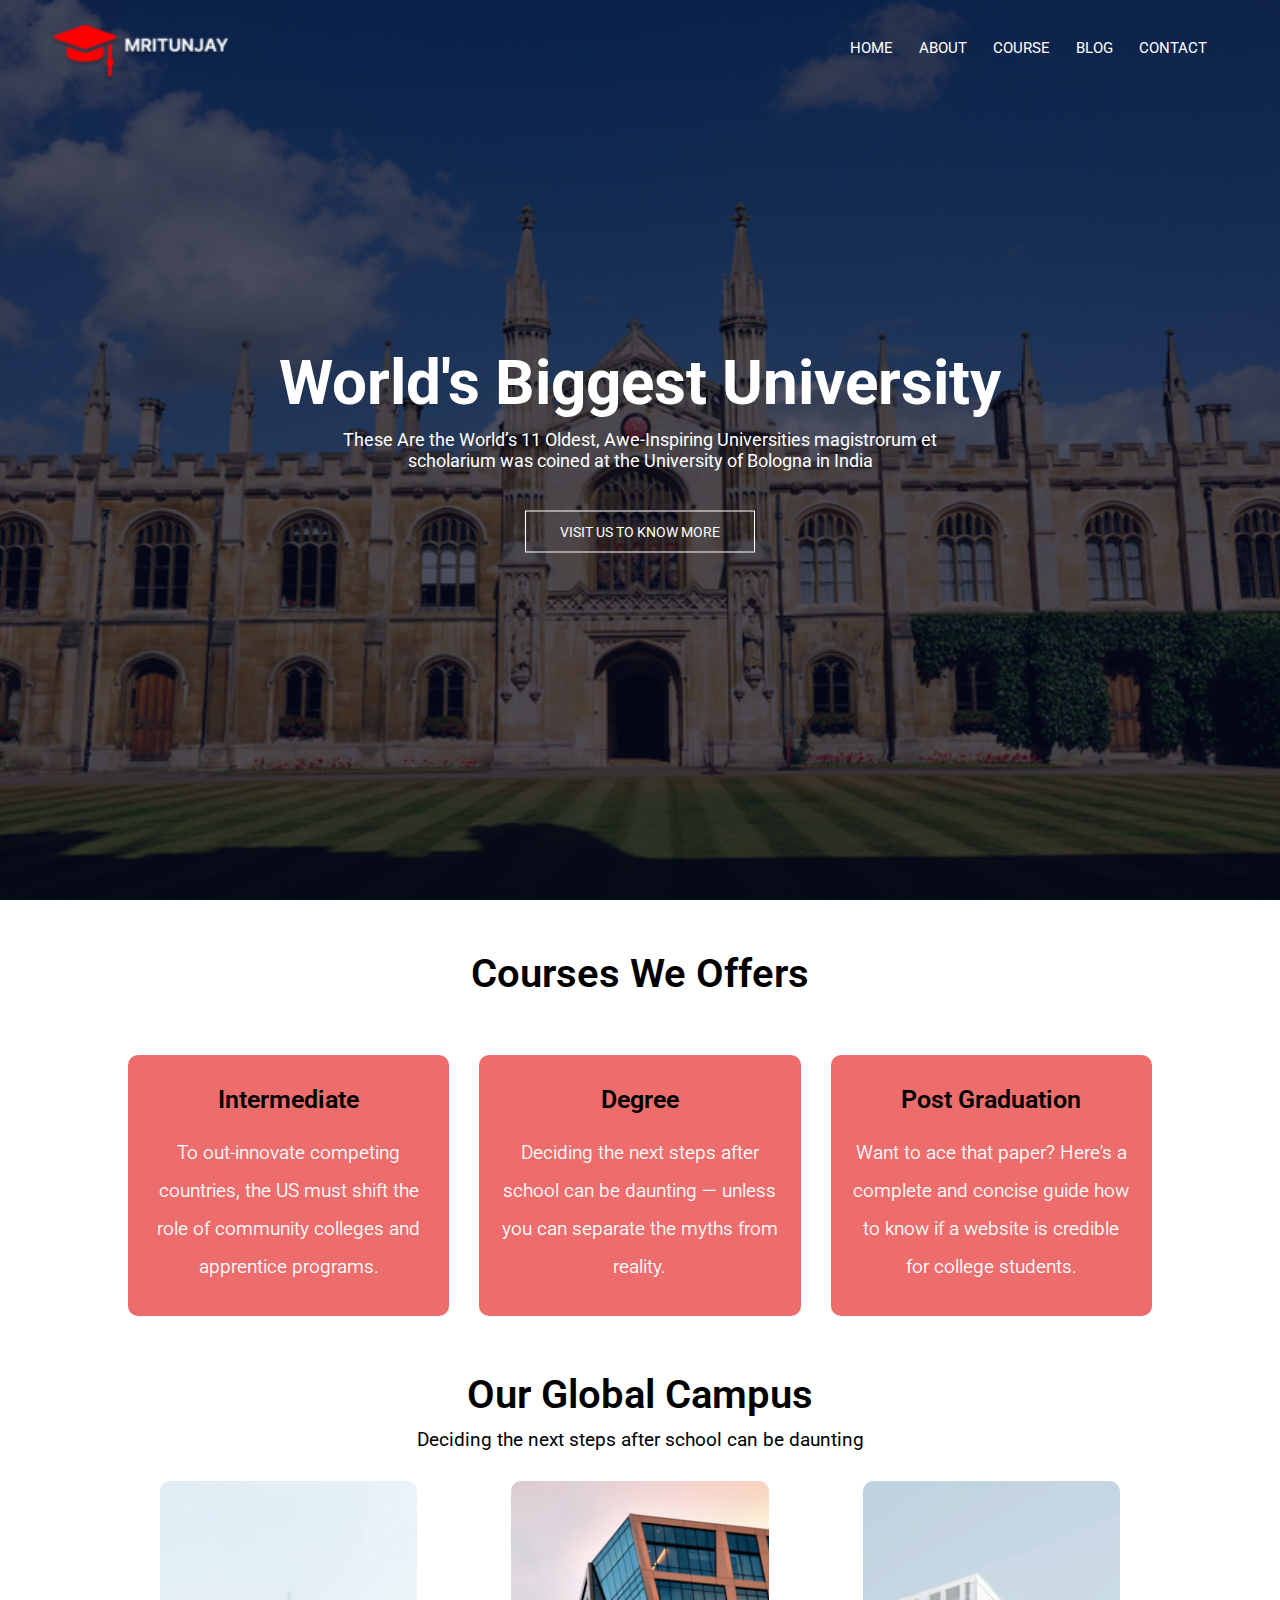
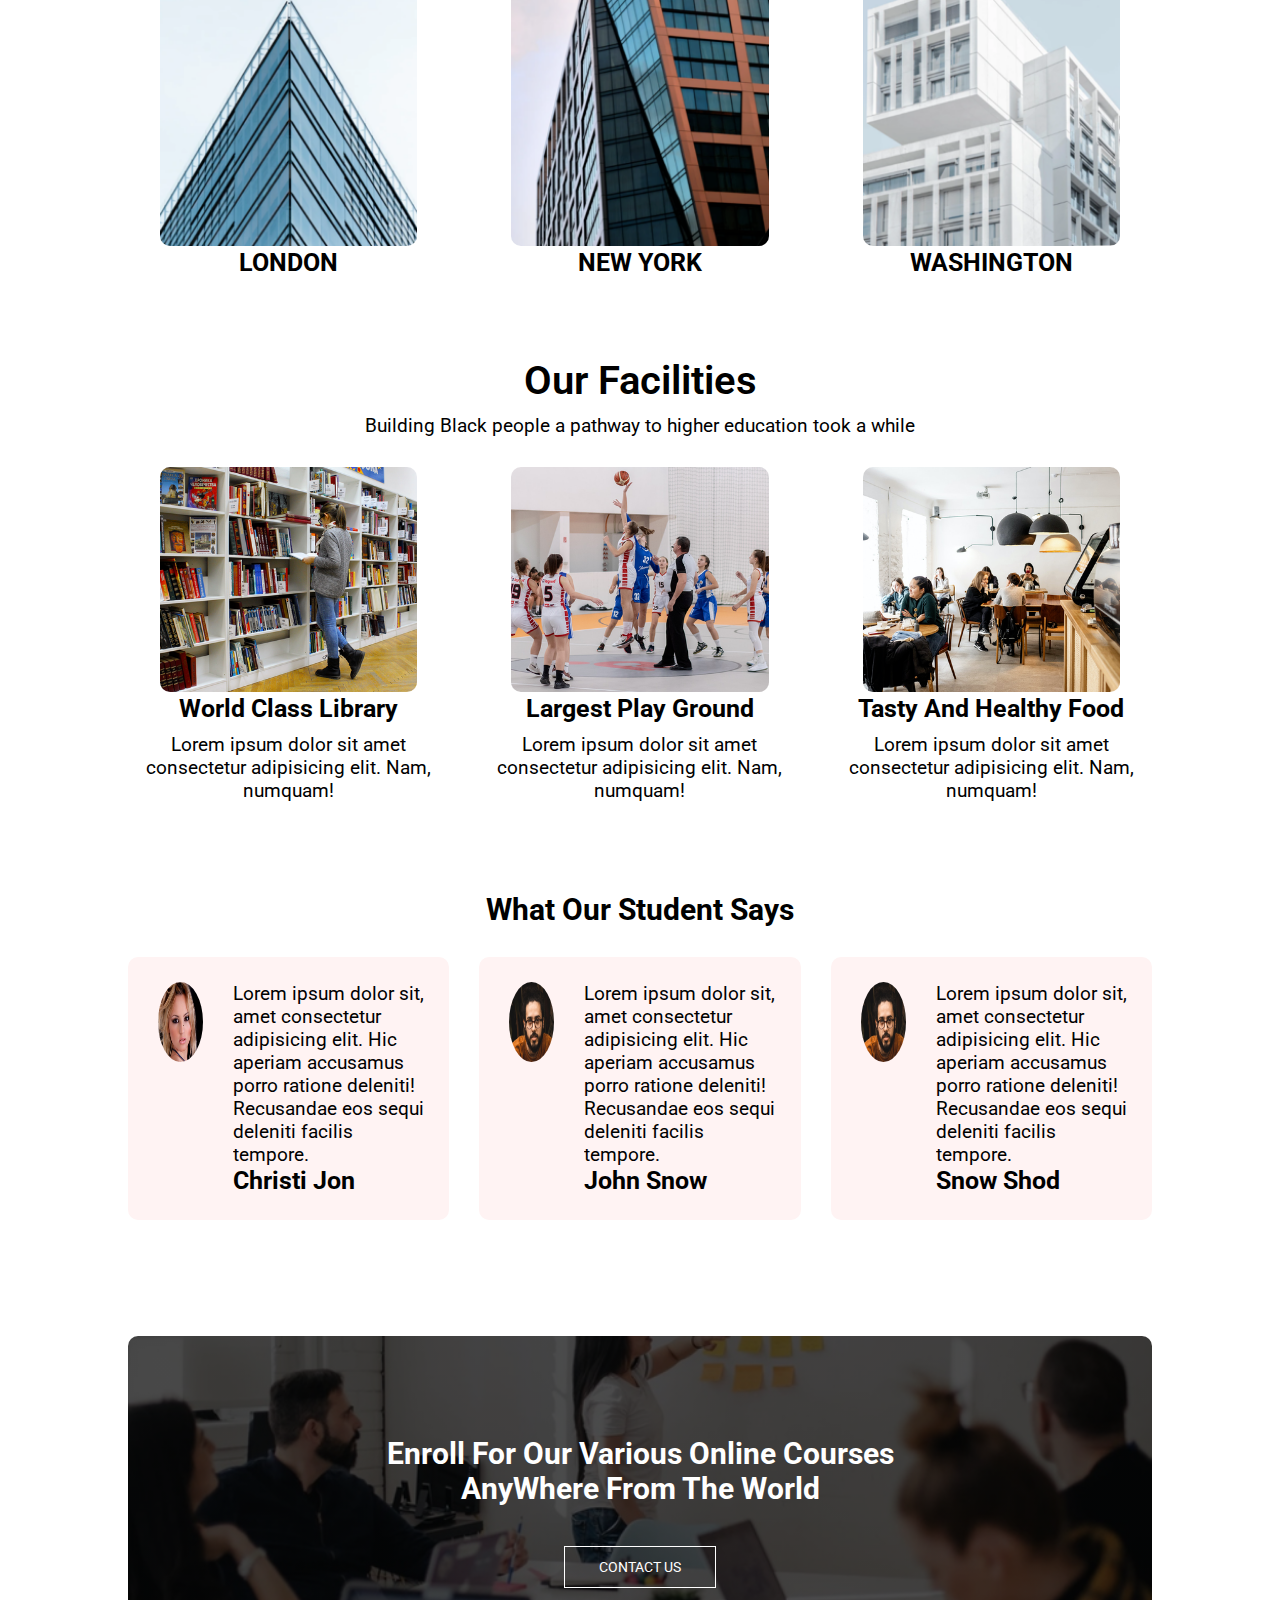
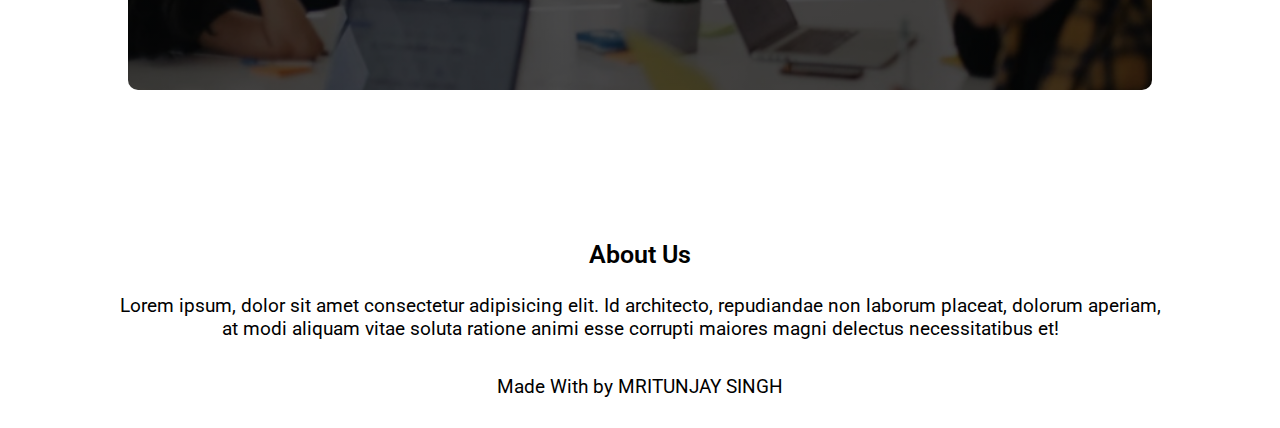
<file: university-websitee/index.html>
<!DOCTYPE html>
<html lang="en">

<head>
    <meta charset="UTF-8" />
    <meta http-equiv="X-UA-Compatible" content="IE=edge" />
    <meta name="viewport" content="width=device-width, initial-scale=1.0" />
    <!--------------------CSS CDN LINK----------------------------------->
    <link rel="stylesheet" href="./style/style.css" />
    <link rel="stylesheet" href="./style/responsive-code.css" />
    <!-----------------------javascript link------------------------------>
    <script src="./javascript.js" defer></script>
    <!--------------------------font awesome cdn link---------------------->
    <link rel="stylesheet" href="https://cdnjs.cloudflare.com/ajax/libs/font-awesome/6.2.0/css/all.min.css" integrity="sha512-xh6O/CkQoPOWDdYTDqeRdPCVd1SpvCA9XXcUnZS2FmJNp1coAFzvtCN9BmamE+4aHK8yyUHUSCcJHgXloTyT2A==" crossorigin="anonymous" referrerpolicy="no-referrer"
    />
    <title>UNIVERSITY WEBSITE</title>
</head>

<body>
    <section class="header">
        <nav>
            <a href="./index.html">
          <img src="./website-images/LOGO.png" alt="logo"
        /></a>
            <div class="nav-links">
                <i class="fa-solid fa-xmark hide close-menu" onclick="closemenu()"></i>

                <ul>
                    <li><a href="./index.html">home</a></li>
                    <li><a href="./about.html">about</a></li>
                    <li><a href="./course.html">course</a></li>
                    <li><a href="./blog.html">blog</a></li>
                    <li><a href="./contact.html">contact</a></li>
                </ul>
            </div>
            <i class="fa-solid fa-bars hide open-menu" onclick="showmenu()"></i>
        </nav>

        <div class="text-box">
            <h1>World's Biggest University</h1>
            <p>
                These Are the World’s 11 Oldest, Awe-Inspiring Universities magistrorum et<br /> scholarium was coined at the University of Bologna in India
            </p>
            <a href="#" class="btn">Visit Us to Know More</a>
        </div>
    </section>

    <!---------------------course section----------->

    <section class="course">
        <h1>Courses We Offers</h1>
        <p>Online Learning Platforms Promote Higher Education Equity</p>

        <div class="row">
            <div class="course-col">
                <h3>Intermediate</h3>
                <p>To out-innovate competing countries, the US must shift the role of community colleges and apprentice programs.</p>
            </div>
            <div class="course-col">
                <h3>Degree</h3>
                <p>Deciding the next steps after school can be daunting — unless you can separate the myths from reality.</p>
            </div>
            <div class="course-col">
                <h3>Post Graduation</h3>
                <p>Want to ace that paper? Here's a complete and concise guide how to know if a website is credible for college students.</p>
            </div>
        </div>
    </section>


    <!----------------------campus section------------------>

    <section class="campus">
        <h1>Our Global Campus</h1>
        <p>Deciding the next steps after school can be daunting </p>

        <div class="row">
            <div class="campus-col">
                <img src="./website-images/london.png" alt="img">
                <div class="layer">
                    <h3>LONDON</h3>
                </div>
            </div>
            <div class="campus-col">
                <img src="./website-images/newyork.png" alt="img">
                <div class="layer">
                    <h3>NEW YORK</h3>
                </div>
            </div>
            <div class="campus-col">
                <img src="./website-images/washington.png" alt="img">
                <div class="layer">
                    <h3>WASHINGTON</h3>
                </div>
            </div>
        </div>
    </section>

    <!-----------------------------facilities------------>

    <section class="facilities campus">
        <h1>Our Facilities </h1>
        <p>Building Black people a pathway to higher education took a while</p>
        <div class="row">
            <div class="campus-col">
                <img src="./website-images/library.png" alt="img">
                <h3>World Class Library</h3>
                <p>Lorem ipsum dolor sit amet consectetur adipisicing elit. Nam, numquam!</p>
            </div>
            <div class="campus-col">
                <img src="./website-images/basketball.png" alt="img">
                <h3>Largest Play Ground</h3>
                <p>Lorem ipsum dolor sit amet consectetur adipisicing elit. Nam, numquam!</p>
            </div>
            <div class="campus-col">
                <img src="./website-images/cafeteria.png" alt="img">
                <h3>Tasty And Healthy Food</h3>
                <p>Lorem ipsum dolor sit amet consectetur adipisicing elit. Nam, numquam!</p>
            </div>
        </div>
    </section>


    <!---------------------------testimonials------------->
    <section class="testimonials">
        <h1>What Our Student Says</h1>
        <div class="row">
            <div class="testimonials-col">
                <img src="./website-images/user1.jpg" alt="img">
                <div>
                    <p>Lorem ipsum dolor sit, amet consectetur adipisicing elit. Hic aperiam accusamus porro ratione deleniti! Recusandae eos sequi deleniti facilis tempore.</p>
                    <h3>Christi Jon</h3>
                </div>
            </div>
            <div class="testimonials-col">
                <img src="./website-images/user2.jpg" alt="img">
                <div>
                    <p>Lorem ipsum dolor sit, amet consectetur adipisicing elit. Hic aperiam accusamus porro ratione deleniti! Recusandae eos sequi deleniti facilis tempore.</p>
                    <h3>John Snow</h3>
                </div>
            </div>
            <div class="testimonials-col">
                <img src="./website-images/user2.jpg" alt="img">
                <div>
                    <p>Lorem ipsum dolor sit, amet consectetur adipisicing elit. Hic aperiam accusamus porro ratione deleniti! Recusandae eos sequi deleniti facilis tempore.</p>
                    <h3>Snow Shod</h3>
                </div>
            </div>

        </div>
    </section>



    <!---------------------call to action----->
    <section class="cta">
        <h1>Enroll For Our Various Online Courses <br> AnyWhere From The World
        </h1>
        <a href="#" class="btn">CONTACT US</a>
    </section>

    <section class="footer">
        <h3>About Us</h3>
        <p>Lorem ipsum, dolor sit amet consectetur adipisicing elit. Id architecto, repudiandae non laborum placeat, dolorum aperiam,<br> at modi aliquam vitae soluta ratione animi esse corrupti maiores magni delectus necessitatibus et!</p>
        <div class="icons">
            <i class="fa-brands fa-facebook"></i>
            <i class="fa-brands fa-instagram"></i>
            <i class="fa-brands fa-twitter"></i>
            <i class="fa-brands fa-linkedin"></i>
        </div>
        <p>Made With <i class="fa-solid fa-heart"></i> by MRITUNJAY SINGH</p>
    </section>



</body>

</html>
</file>
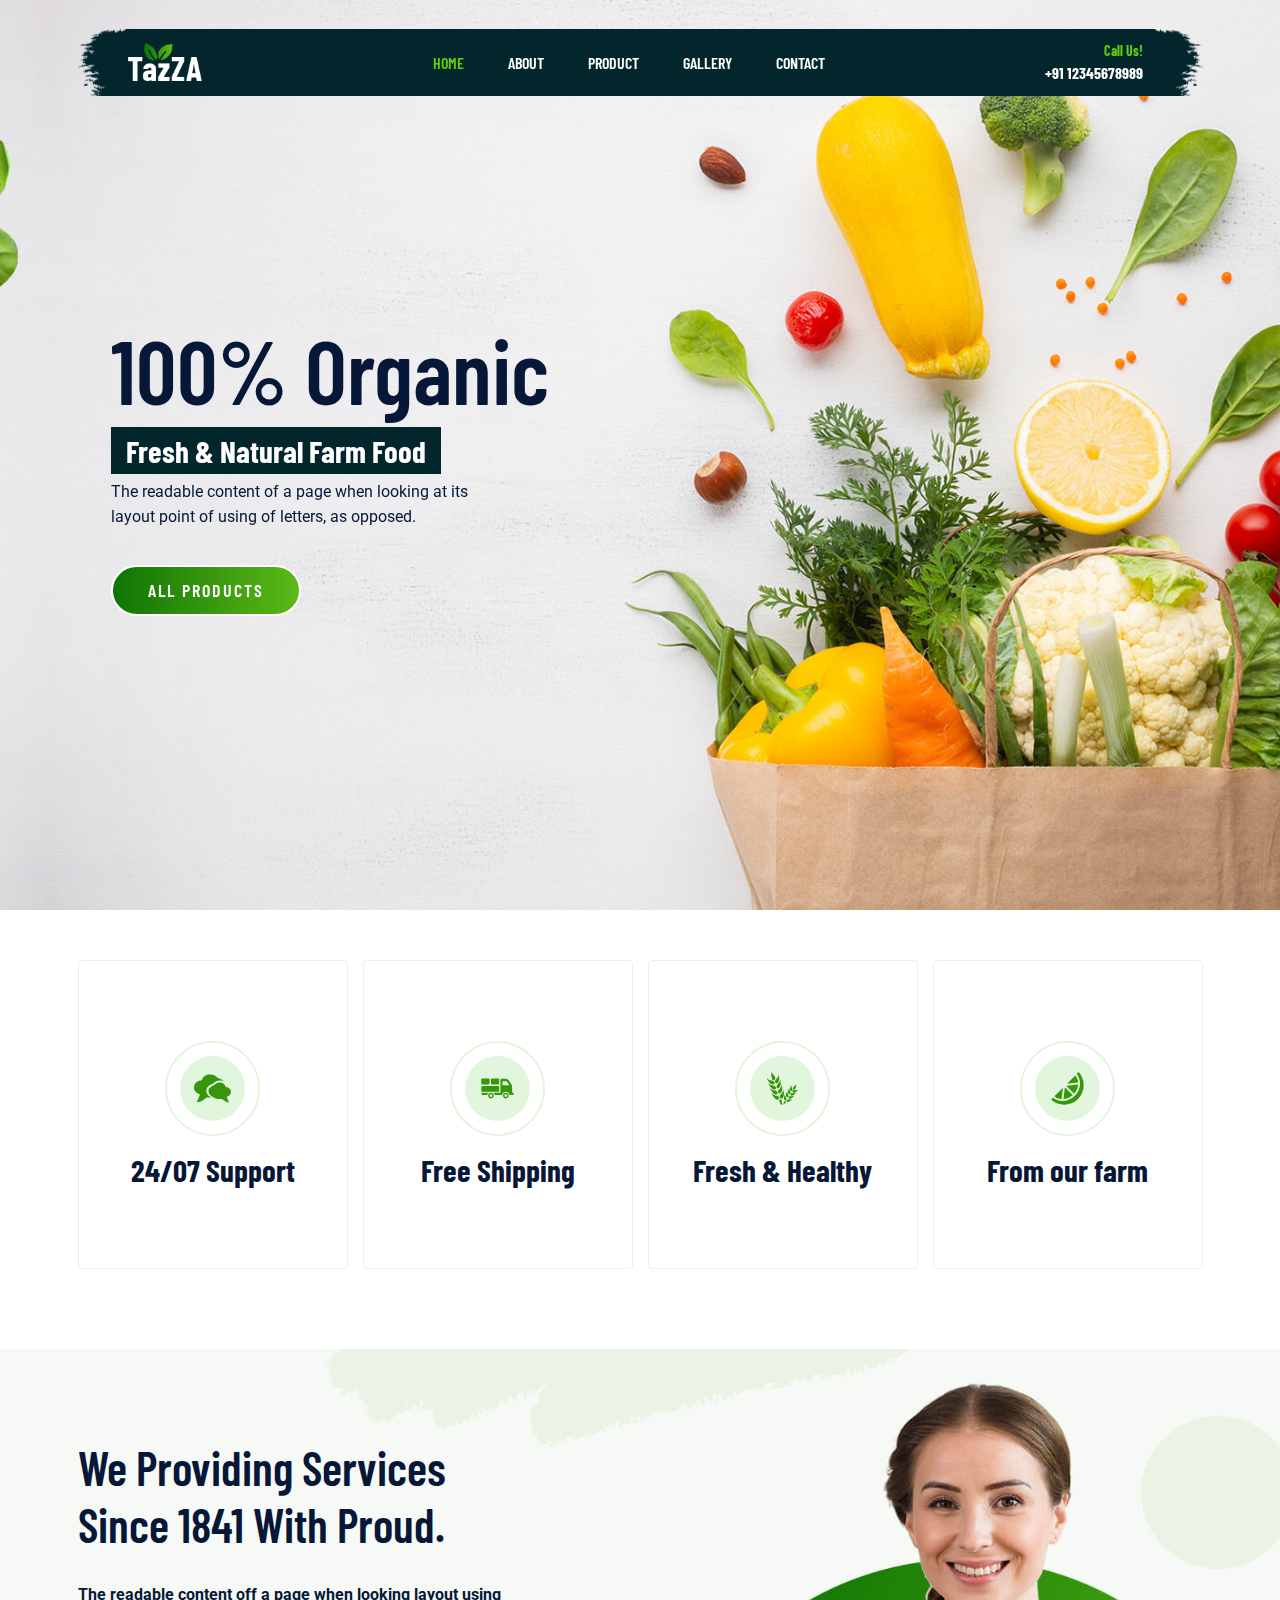
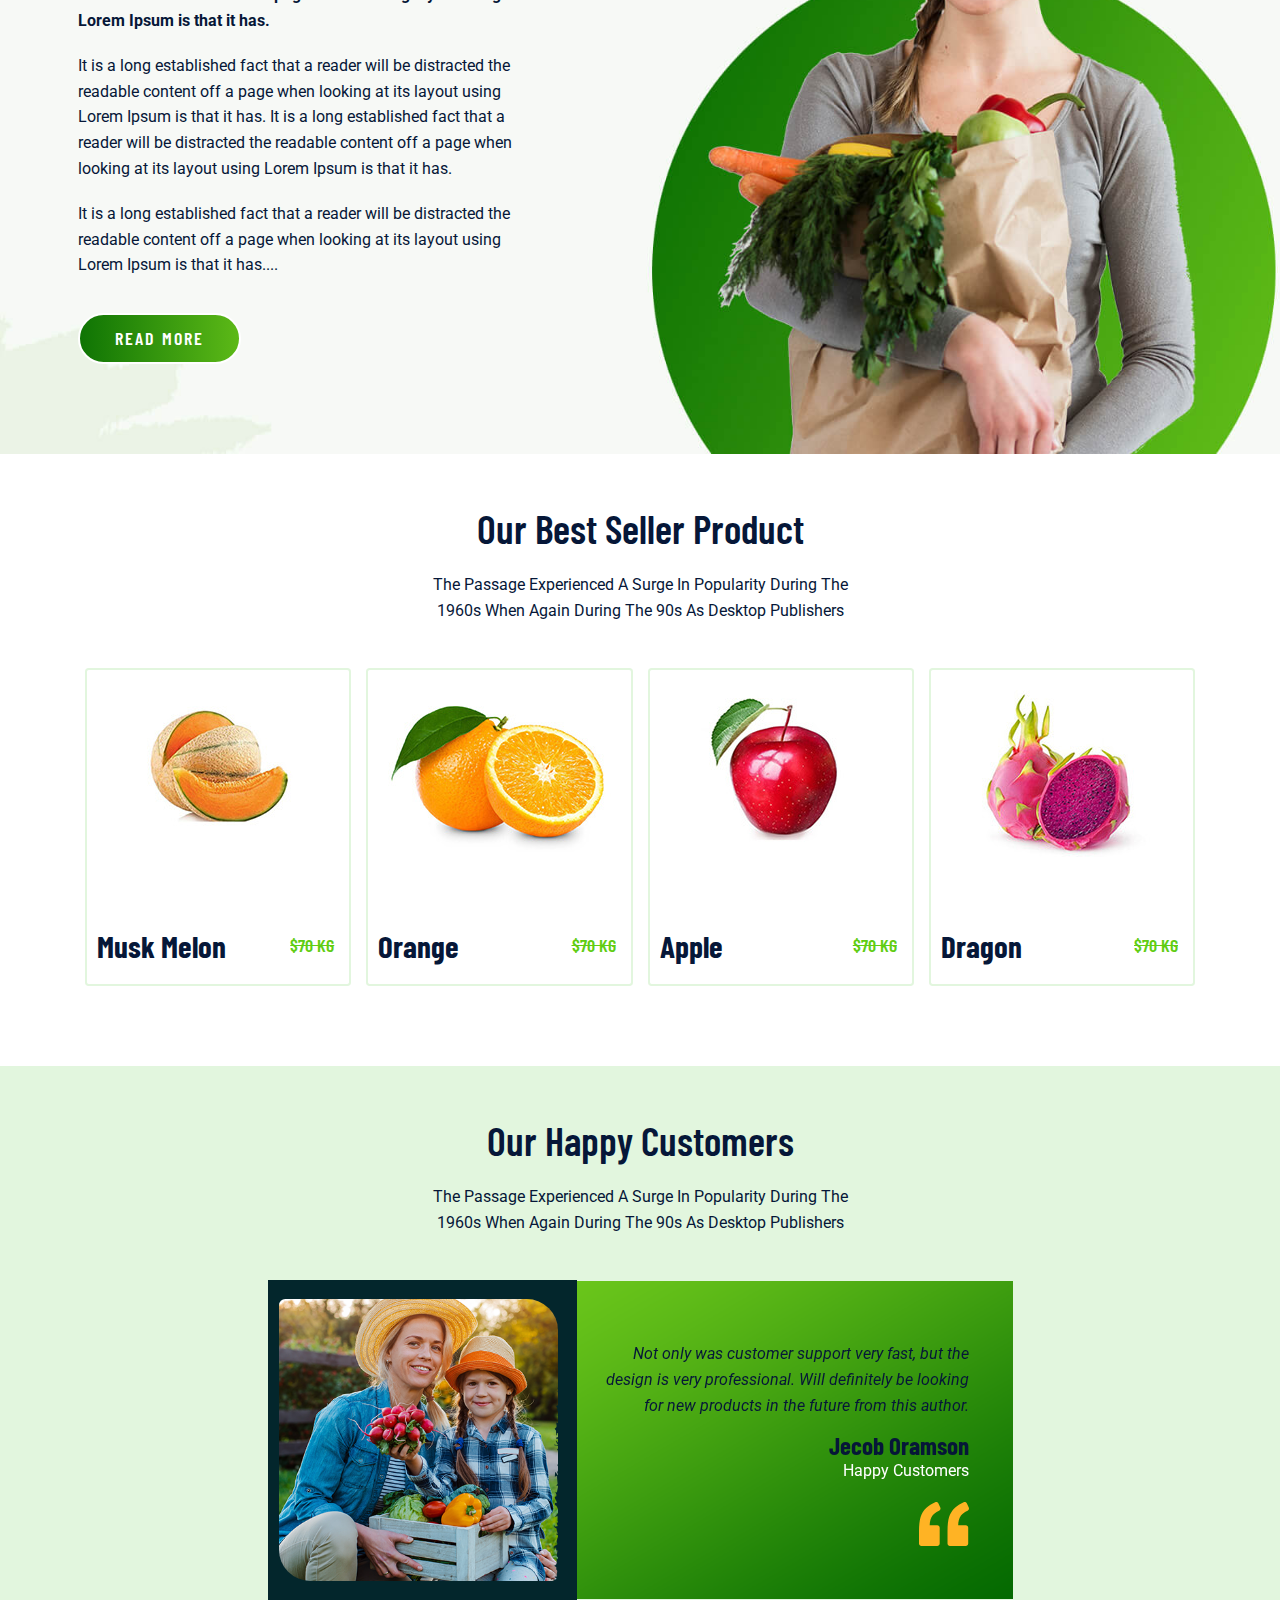
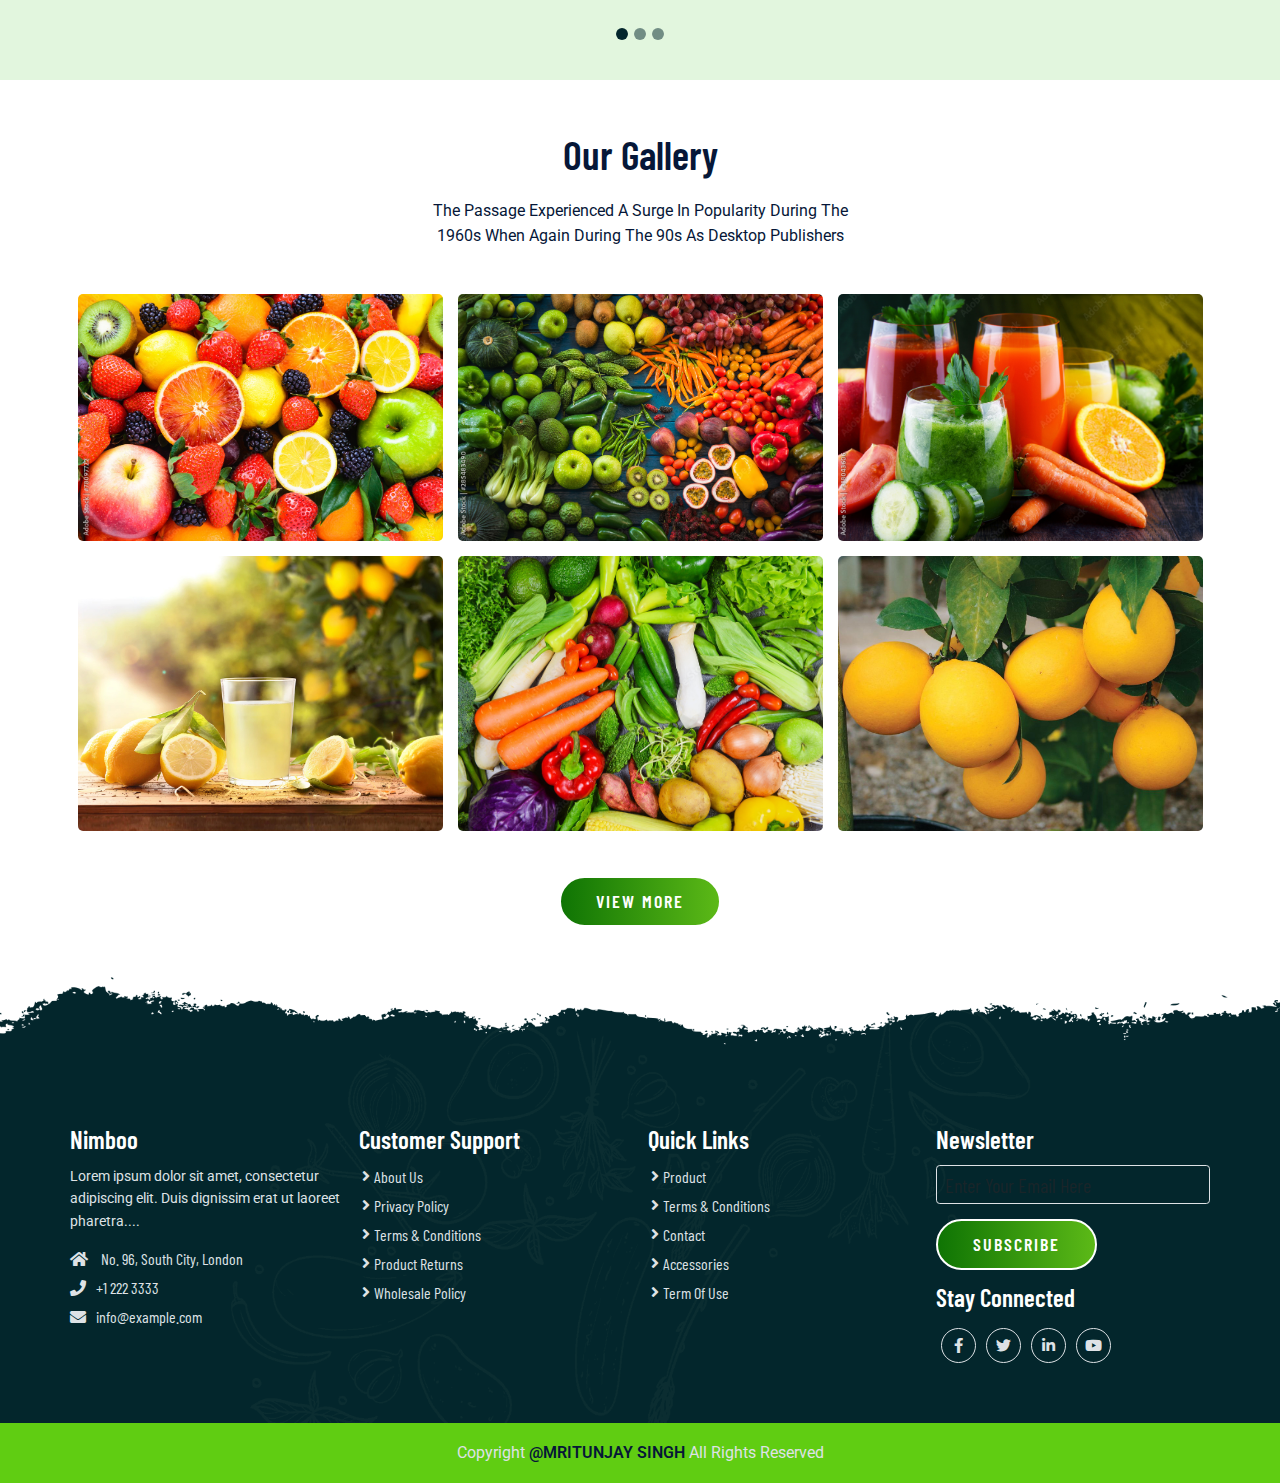
<file: vegitable_websites/index.html>
<!DOCTYPE html>
<html lang="en">

<head>
    <meta charset="UTF-8">
    <meta http-equiv="X-UA-Compatible" content="IE=edge">
    <meta name="viewport" content="width=device-width, initial-scale=1.0">
    <title>Website Design Mritunjay Singh</title>
    <link rel="shortcut icon" href="favicon.ico" type="image/x-icon" />

    <!-- Lightbox Pupup -->
    <link rel="stylesheet" href="css/lightbox.css">

    <!-- Bootstrap 5 CDN -->
    <link href="https://cdn.jsdelivr.net/npm/bootstrap@5.1.3/dist/css/bootstrap.min.css" rel="stylesheet">

    <!-- Font Awesome 5 CDN -->
    <link rel="stylesheet" href="https://cdnjs.cloudflare.com/ajax/libs/font-awesome/5.15.4/css/all.min.css" />

    <!-- Style CSS -->
    <link rel="stylesheet" href="css/style.css">
    <link rel="stylesheet" href="css/responsive-style.css">
</head>

<body<body data-bs-spy="scroll" data-bs-target=".navbar" data-bs-offset="75">
    <!-- Navbar Section Start -->
    <header id="full_nav">
        <div class="header">
            <div class="container">
                <nav class="navbar navbar-expand-lg">
                    <a class="navbar-brand" href="index.html">
                        <img src="./images/logo.png" alt="">
                    </a>
                    <button class="navbar-toggler" type="button" data-bs-toggle="collapse" data-bs-target="#main-nav" aria-controls="main-nav" aria-expanded="false" aria-label="Toggle navigation">
                        <!-- <span class="navbar-toggler-icon"></span> -->
                        <i class="fas fa-stream navbar-toggler-icon"></i>
                    </button>

                    <div class="collapse navbar-collapse" id="main-nav">
                        <ul class="navbar-nav mx-auto">
                            <li class="nav-item">
                                <a class="nav-link active" href="#">Home</a>
                            </li>

                            <li class="nav-item">
                                <a class="nav-link" href="about.html">About</a>
                            </li>

                            <li class="nav-item">
                                <a class="nav-link" href="product.html">Product</a>
                            </li>

                            <li class="nav-item">
                                <a class="nav-link" href="gallery.html">Gallery</a>
                            </li>
                            <li class="nav-item">
                                <a class="nav-link" href="contact.html">Contact</a>
                            </li>
                        </ul>

                        <div class="header_right">
                            <div class="text-lg-end">
                                <span>Call Us!</span>
                                <span class="phone_no">+91 12345678989</span>
                            </div>
                        </div>
                    </div>
                </nav>
            </div>
        </div>
    </header>
    <!-- Navbar Section Exit -->

    <!-- banner Section start -->
    <section class="banner_section">
        <div class="container">
            <div id="banner-carousel" class="carousel carousel-dark slide" data-bs-ride="carousel">
                <div class="carousel-inner">
                    <div class="carousel-item active">
                        <div class="carousel-caption">
                            <div class="banner-content">
                                <h1>100% Organic</h1>
                                <h3>Fresh & Natural Farm Food</h3>
                                <p>The readable content of a page when looking at its layout point of using of letters, as opposed.</p>
                                <a href="product.html" class="btn main-btn">ALL PRoducts</a>
                            </div>
                        </div>
                    </div>
                    <div class="carousel-item">
                        <div class="carousel-caption">
                            <div class="banner-content">
                                <h1>100% Organic</h1>
                                <h3>Fresh & Natural Farm Food</h3>
                                <p>The readable content of a page when looking at its layout point of using of letters, as opposed.</p>
                                <a href="product.html" class="btn main-btn">ALL PRoducts</a>
                            </div>
                        </div>
                    </div>
                </div>
            </div>
        </div>
    </section>
    <!-- banner section exit -->

    <!-- Features Section start -->
    <section class="feature_section">
        <div class="container">
            <div class="row">
                <div class="col-6 col-lg-3 mb-5">
                    <div class="card features-box">
                        <div class="text-center">
                            <div class="features-icon-border">
                                <div class="features-icon">
                                    <img src="./images/feature-icon/ui-chat.svg">
                                </div>
                            </div>
                            <div class="features-text">
                                <h3>24/07 Support</h3>
                            </div>
                        </div>
                    </div>
                </div>
                <div class="col-6 col-lg-3 mb-5">
                    <div class="card features-box">
                        <div class="text-center">
                            <div class="features-icon-border">
                                <div class="features-icon">
                                    <img src="./images/feature-icon/truck-loaded.svg">
                                </div>
                            </div>
                            <div class="features-text">
                                <h3>Free Shipping</h3>
                            </div>
                        </div>
                    </div>
                </div>
                <div class="col-6 col-lg-3 mb-5">
                    <div class="card features-box">
                        <div class="text-center">
                            <div class="features-icon-border">
                                <div class="features-icon">
                                    <img src="./images/feature-icon/wheat.svg">
                                </div>
                            </div>
                            <div class="features-text">
                                <h3>Fresh & Healthy</h3>
                            </div>
                        </div>
                    </div>
                </div>
                <div class="col-6 col-lg-3 mb-5">
                    <div class="card features-box">
                        <div class="text-center">
                            <div class="features-icon-border">
                                <div class="features-icon">
                                    <img src="./images/feature-icon/lemon.svg">
                                </div>
                            </div>
                            <div class="features-text">
                                <h3>From our farm</h3>
                            </div>
                        </div>
                    </div>
                </div>
            </div>
        </div>
    </section>
    <!-- Features Section Exit -->

    <!--About Section start -->
    <section class="landing_about_section">
        <div class="container">
            <div class="row align-items-center">
                <div class="col-xl-5 col-lg-6 col-sm-8">
                    <div class="about-content">
                        <h2>We Providing Services Since 1841 With Proud.</h2>
                        <div class="about-details">
                            <p class="fw-bold">The readable content off a page when looking layout using Lorem Ipsum is that it has.</p>
                            <p>It is a long established fact that a reader will be distracted the readable content off a page when looking at its layout using Lorem Ipsum is that it has. It is a long established fact that a reader will be distracted the
                                readable content off a page when looking at its layout using Lorem Ipsum is that it has.</p>
                            <p>It is a long established fact that a reader will be distracted the readable content off a page when looking at its layout using Lorem Ipsum is that it has....</p>

                            <a href="about.html" class="btn main-btn">Read More</a>
                        </div>
                    </div>
                </div>
            </div>
        </div>
    </section>
    <!--About Section Exit -->

    <!--Product Section start -->
    <section class="landing_product_section">
        <div class="container">
            <div class="row justify-content-center">
                <div class="col-12 text-center pb-5">
                    <h2 class="section-title">Our Best Seller Product</h2>
                    <p class="section-subtitle">The Passage Experienced A Surge In Popularity During The 1960s When Again During The 90s As Desktop Publishers</p>
                </div>
            </div>

            <div class="row mx-0">
                <div class="col-lg-3 col-sm-6 mb-5">
                    <div class="card product-card">
                        <div class="product-img">
                            <img src="./images/products/product-1.jpg" class="img-fluid" />
                        </div>
                        <div class="d-flex align-items-center justify-content-between">
                            <h3>Musk Melon</h3>
                            <span>$70 KG</span>
                        </div>
                        <div class="product-detail">
                            <a href="product.html" class="btn main-btn">View PRoducts</a>
                        </div>
                    </div>
                </div>
                <div class="col-lg-3 col-sm-6 mb-5">
                    <div class="card product-card">
                        <div class="product-img">
                            <img src="./images/products/product-2.jpg" class="img-fluid" />
                        </div>
                        <div class="d-flex align-items-center justify-content-between">
                            <h3>Orange</h3>
                            <span>$70 KG</span>
                        </div>
                        <div class="product-detail">
                            <a href="product.html" class="btn main-btn">View PRoducts</a>
                        </div>
                    </div>
                </div>
                <div class="col-lg-3 col-sm-6 mb-5">
                    <div class="card product-card">
                        <div class="product-img">
                            <img src="./images/products/product-3.jpg" class="img-fluid" />
                        </div>
                        <div class="d-flex align-items-center justify-content-between">
                            <h3>Apple</h3>
                            <span>$70 KG</span>
                        </div>
                        <div class="product-detail">
                            <a href="product.html" class="btn main-btn">View PRoducts</a>
                        </div>
                    </div>
                </div>
                <div class="col-lg-3 col-sm-6 mb-5">
                    <div class="card product-card">
                        <div class="product-img">
                            <img src="./images/products/product-4.jpg" class="img-fluid" />
                        </div>
                        <div class="d-flex align-items-center justify-content-between">
                            <h3>Dragon</h3>
                            <span>$70 KG</span>
                        </div>
                        <div class="product-detail">
                            <a href="product.html" class="btn main-btn">View PRoducts</a>
                        </div>
                    </div>
                </div>
            </div>

        </div>
    </section>
    <!--Product Section Exit -->

    <!-- testimonial Section start -->
    <section class="testimonial_section">
        <div class="container">
            <div class="row pb-5">
                <div class="col-12 text-center">
                    <h2 class="section-title">Our Happy Customers</h2>
                    <p class="section-subtitle">The Passage Experienced A Surge In Popularity During The 1960s When Again During The 90s As Desktop Publishers</p>
                </div>
            </div>
            <div class="row justify-content-center">
                <div class="col-xl-8 col-md-10">
                    <div id="testimonial-slider" class="carousel slide" data-bs-ride="carousel">
                        <div class="carousel-indicators">
                            <button data-bs-target="#testimonial-slider" data-bs-slide-to="0" class="active" aria-current="true" aria-label="Slide 1"></button>
                            <button data-bs-target="#testimonial-slider" data-bs-slide-to="1" aria-label="Slide 2"></button>
                            <button data-bs-target="#testimonial-slider" data-bs-slide-to="2" aria-label="Slide 3"></button>
                        </div>
                        <div class="carousel-inner">
                            <div class="carousel-item active">
                                <div class="d-sm-flex row">
                                    <div class="profile-box col-sm-5">
                                        <img src="./images/testimonial/testimonial-1.png" class="img-fluid">
                                    </div>
                                    <div class="card  col-sm-7">
                                        <div class="desc-box">
                                            <p class="fst-italic">Not only was customer support very fast, but the design is very professional. Will definitely be looking for new products in the future from this author.</p>
                                            <div class="my-4">
                                                <h4>Jecob Oramson</h4>
                                                <p class="m-0 text-white">Happy Customers</p>
                                            </div>
                                            <img src="./images/testimonial/qoutes.svg" class="float-end">
                                        </div>
                                    </div>
                                </div>
                            </div>
                            <div class="carousel-item">
                                <div class="d-sm-flex row">
                                    <div class="profile-box col-sm-5">
                                        <img src="./images/testimonial/testimonial-1.png" class="img-fluid">
                                    </div>
                                    <div class="card  col-sm-7">
                                        <div class="desc-box">
                                            <p class="fst-italic">Not only was customer support very fast, but the design is very professional. Will definitely be looking for new products in the future from this author.</p>
                                            <div class="my-4">
                                                <h4>Jecob Oramson</h4>
                                                <p class="m-0 text-white">Happy Customers</p>
                                            </div>
                                            <img src="./images/testimonial/qoutes.svg" class="float-end">
                                        </div>
                                    </div>
                                </div>
                            </div>
                            <div class="carousel-item">
                                <div class="d-sm-flex row">
                                    <div class="profile-box col-sm-5">
                                        <img src="./images/testimonial/testimonial-1.png" class="img-fluid">
                                    </div>
                                    <div class="card  col-sm-7">
                                        <div class="desc-box">
                                            <p class="fst-italic">Not only was customer support very fast, but the design is very professional. Will definitely be looking for new products in the future from this author.</p>
                                            <div class="my-4">
                                                <h4>Jecob Oramson</h4>
                                                <p class="m-0 text-white">Happy Customers</p>
                                            </div>
                                            <img src="./images/testimonial/qoutes.svg" class="float-end">
                                        </div>
                                    </div>
                                </div>
                            </div>
                        </div>
                    </div>

                </div>
    </section>
    <!--testimonial Section Exit -->

    <!-- Gallery Section Start-->
    <section class="gallery_section">
        <div class="container">
            <div class="row">
                <div class="col-12 text-center pb-5">
                    <h2 class="section-title">Our Gallery</h2>
                    <p class="section-subtitle">The Passage Experienced A Surge In Popularity During The 1960s When Again During The 90s As Desktop Publishers</p>
                </div>
                <div class="col-sm-6 col-lg-4 mb-4">
                    <a href="images/gallery/g-1.jpg" data-lightbox="image" data-title="Lemon">
                        <img src="images/gallery/g-1.jpg" class="img-fluid rounded-3">
                    </a>
                </div>
                <div class="col-sm-6 col-lg-4 mb-4">
                    <a href="images/gallery/g-2.jpg" data-lightbox="image" data-title="Lemon">
                        <img src="images/gallery/g-2.jpg" class="img-fluid rounded-3">
                    </a>
                </div>
                <div class="col-sm-6 col-lg-4 mb-4">
                    <a href="images/gallery/g-3.jpg" data-lightbox="image" data-title="Lemon">
                        <img src="images/gallery/g-3.jpg" class="img-fluid rounded-3">
                    </a>
                </div>
                <div class="col-sm-6 col-lg-4 mb-4">
                    <a href="images/gallery/g-4.jpg" data-lightbox="image" data-title="Lemon">
                        <img src="images/gallery/g-4.jpg" class="img-fluid rounded-3">
                    </a>
                </div>
                <div class="col-sm-6 col-lg-4 mb-4">
                    <a href="images/gallery/g-5.jpg" data-lightbox="image" data-title="Lemon">
                        <img src="images/gallery/g-5.jpg" class="img-fluid rounded-3">
                    </a>
                </div>
                <div class="col-sm-6 col-lg-4 mb-4">
                    <a href="images/gallery/g-6.jpg" data-lightbox="image" data-title="Lemon">
                        <img src="images/gallery/g-6.jpg" class="img-fluid rounded-3">
                    </a>
                </div>

                <div class="col-sm-12 text-center mt-4">
                    <a href="gallery.html" class="btn main-btn">View More</a>
                </div>
            </div>
        </div>
    </section>
    <!-- Gallery Section Exit -->

    <!-- Footer section Start-->
    <section class="footer_wrapper mt-3 mt-md-0">
        <div class="container px-5 px-lg-0">
            <div class="row">
                <div class="col-lg-3 col-sm-6 mb-5 mb-lg-0">
                    <h5>Nimboo</h5>
                    <p class="mb-4 ps-0 company_details">Lorem ipsum dolor sit amet, consectetur adipiscing elit. Duis dignissim erat ut laoreet pharetra....
                    </p>
                    <div class="contact-info">
                        <ul class="list-unstyled">
                            <li><a href="#"><i class="fa fa-home me-3"></i> No. 96, South City, London</a></li>
                            <li><a href="#"><i class="fa fa-phone me-3"></i>+1 222 3333</a></li>
                            <li><a href="#"><i class="fa fa-envelope me-3"></i>info@example.com</a></li>
                        </ul>
                    </div>
                </div>
                <div class="col-lg-3 col-sm-6 mb-5 mb-lg-0">
                    <h5>Customer Support</h5>
                    <ul class="link-widget p-0">
                        <li><a href="#">About Us</a></li>
                        <li><a href="#">Privacy Policy</a></li>
                        <li><a href="#">Terms & Conditions</a></li>
                        <li><a href="#">Product Returns</a></li>
                        <li><a href="#">Wholesale Policy</a></li>
                    </ul>
                </div>
                <div class="col-lg-3 col-sm-6 mb-5 mb-lg-0">
                    <h5>Quick Links</h5>
                    <ul class="link-widget p-0">
                        <li><a href="#">Product</a></li>
                        <li><a href="#">Terms & Conditions</a></li>
                        <li><a href="#">Contact</a></li>
                        <li><a href="#">Accessories</a></li>
                        <li><a href="#">Term Of Use</a></li>
                    </ul>
                </div>
                <div class="col-lg-3 col-sm-6 mb-5 mb-lg-0">
                    <h5>Newsletter</h5>
                    <div class="form-group mb-4">
                        <input type="email" class="form-control bg-transparent" placeholder="Enter Your Email Here">
                        <button type="submit" class="btn main-btn">Subscribe</button>
                    </div>
                    <h5>Stay Connected</h5>
                    <ul class="social-network d-flex align-items-center p-0">
                        <li><a href="#"><i class="fab fa-facebook-f"></i></a></li>
                        <li><a href="#"><i class="fab fa-twitter"></i></a></li>
                        <li><a href="#"><i class="fab fa-linkedin-in"></i></a></li>
                        <li><a href="#"><i class="fab fa-youtube"></i></a></li>
                    </ul>
                </div>
            </div>
        </div>
        <div class="container-fluid copyright-section">
            <p>Copyright <a href="#">@MRITUNJAY SINGH</a> All Rights Reserved</p>
        </div>
    </section>
    <!-- Footer Section Exit  -->

    <!-- jQuery CDN -->
    <script src="https://code.jquery.com/jquery-3.6.0.min.js"></script>

    <!-- Lightbox Pupup -->
    <script src="js/lightbox.js"></script>

    <!-- Bootstrap 5 CDN -->
    <script src="https://cdn.jsdelivr.net/npm/@popperjs/core@2.10.2/dist/umd/popper.min.js"></script>
    <script src="https://cdn.jsdelivr.net/npm/bootstrap@5.1.3/dist/js/bootstrap.min.js"></script>

    <!-- Custom JS -->
    <script src="js/main.js"></script>
    </body>

</html>
</file>
<file: e-commerce-webs/assets/css/themify-icons.css>
No Content: https://e-commerce-webs.netlify.app/assets/css/themify-icons.css
</file>
<file: e-commerce-webs/style.css>
@import url('https://fonts.googleapis.com/css2?family=Poppins:wght@300;400;500;600;700;800;900&display=swap');
* {
    margin: 0;
    padding: 0;
}

:root {
    /* Background Color */
    --bg-danger: #f63440;
    --bg-white: #fff;
    --bg-light-white: #f5f5f5;
    /* Text Color */
    --primary-font: "Poppins", sans-serif;
    --text-white: #fff;
    --text-black: #121212;
    --text-danger: #f63440;
    --text-gray: #aaa;
    --text-dark-gray: #777;
}

body {
    font-family: var(--primary-font);
    font-size: 1rem;
    font-weight: 400;
    line-height: 1.75rem;
    background: var(--bg-white);
    color: var(--text-black);
    overflow-x: hidden;
}

/* Custom CSS */

a,
a:hover {
    text-decoration: none;
}

p {
    margin: 0;
}

.btn-danger {
    background: var(--bg-danger);
    border-color: var(--bg-danger);
    padding: 0.8rem 1.5rem;
    font-size: 1rem;
    font-weight: 500;
}

.btn-danger:hover {
    color: var(--text-danger);
    background: transparent;
}

/* Navigation CSS */

#header .fixed-top {
    box-shadow: 0 0.125rem 0.675rem rgb(0 0 0 / 5%);
}

#header .navbar-nav .nav-item .nav-link {
    color: var(--text-black);
    padding: 0.5rem 1rem;
    text-align: center;
}

#header .navbar-nav .nav-item .nav-link:hover,
#header .navbar-nav .nav-item .nav-link.active {
    color: var(--text-danger);
}

#header .navbar-toggler-icon {
    width: unset;
    height: unset;
}

#header .navbar-toggler:focus {
    box-shadow: none;
}

/* Home CSS */

.home .home-banner-1,
.home .home-banner-2 {
    background-repeat: no-repeat;
    background-size: cover;
    background-position: 90% center;
    min-height: 650px;
    position: relative;
}

.home .home-banner-1 {
    background-image: url('./assets/images/slide1.jpg');
}

.home .home-banner-2 {
    background-image: url('./assets/images/slide2.jpg');
}

.home .home-banner .home-banner-text {
    position: absolute;
    top: 50%;
    left: 50%;
    transform: translate(-110%, -50%)
}

.home .home-banner .home-banner-text h1 {
    font-size: 6rem;
}

.home .carousel-indicators [data-bs-target] {
    background-color: var(--bg-danger);
    width: 2.5rem;
    height: 0.313rem;
}

.home .carousel-control-next-icon,
.home .carousel-control-prev-icon {
    background: transparent;
}

.home .slider-icon {
    font-size: 3rem;
    font-weight: 600;
    color: var(--text-danger);
}

/* Offer CSS */

.offers {
    padding-top: 8.75rem;
}

.offers .offer-box .offer-image::before {
    position: absolute;
    content: '';
    top: 0;
    left: -100%;
    z-index: 2;
    display: block;
    width: 50%;
    height: 100%;
    background: -webkit-linear-gradient(to right, rgba(255, 255, 255, 0) 0%, rgba(255, 255, 255, 0.3) 100%);
    background: linear-gradient(to right, rgba(255, 255, 255, 0) 0%, rgba(255, 255, 255, 0.3) 100%);
    transform: skewX(-25deg);
}

.offers .offer-box .offer-image img {
    transform: scale(1.02);
    width: 100%;
    height: 100%;
    object-fit: cover;
}

.offers .offer-box:hover .offer-image::before {
    animation: effect_shine 1s;
}

@keyframes effect_shine {
    100% {
        left: 150%;
    }
}

.offers .offer-overlay::before {
    content: '';
    position: absolute;
    top: 0;
    left: 0;
    right: 0;
    bottom: 0;
    width: 100%;
    height: 100%;
    background: rgba(0, 0, 0, 0.4);
    z-index: 1;
}

.offers .offer-box .offer-info {
    position: absolute;
    left: 0;
    top: 0;
    width: 100%;
    height: 100%;
    display: flex;
    flex-direction: column;
    z-index: 1;
    transition: all 250ms ease-out;
    justify-content: center;
    align-items: center;
}

.offers .offer-box .offer-info .heading-bigger {
    font-size: 4.375rem;
    line-height: 1;
    text-transform: uppercase;
    font-weight: 400;
    margin-bottom: 0;
    color: var(--text-white);
}

.offers .offer-box .offer-info .offer-title-1 {
    color: var(--text-white);
    font-size: 1.125rem;
    font-weight: 300;
    margin-bottom: 0;
    letter-spacing: 2px;
}

.offers .offer-box .offer-info .btn-outline-danger {
    color: var(--text-white);
    border-color: var(--bg-white);
    transition: all 0.3s ease-in-out;
}

.offers .offer-box .offer-info .btn-outline-danger:hover {
    border-color: var(--bg-danger);
    background-color: var(--bg-danger);
}

/* Products CSS */

.products {
    padding-top: 8.75rem;
}

.headline h2::before {
    content: '';
    width: 30%;
    height: 0.125rem;
    background-color: var(--bg-danger);
    position: absolute;
    bottom: 0;
    left: 50%;
    transform: translate(-50%, -50%);
    border-radius: 0.625rem;
}

.products a {
    text-decoration: none;
    color: var(--text-black);
}

.product-list .product-image img {
    transition: all 500ms ease-in-out;
}

.product-list .product-image .product-image-secondary {
    opacity: 0;
    position: absolute;
    left: 0;
    right: 0;
    top: 0;
    bottom: 0;
}

.product-list .product-image:hover .product-image-secondary {
    opacity: 1;
}

.product-list .product-image .sale {
    background: var(--bg-danger);
    border-radius: 0.313rem;
    color: var(--text-white);
    font-size: 0.813rem;
    letter-spacing: 0.125rem;
    line-height: 1.563rem;
    padding: 0.125rem 0.813rem;
    text-transform: uppercase;
    position: absolute;
    left: 1rem;
    top: 1.188rem;
    z-index: 99;
}

.product-list .product-name h3 {
    font-size: 1.125rem;
    color: var(--text-black);
    transition: all 0.3s ease 0s;
}

.product-list .product-name h3:hover {
    color: var(--text-danger);
}

.product-list .product-name .amount {
    color: var(--text-danger);
    font-weight: 500;
}

.product-list .product-name .amount del {
    color: var(--text-gray);
}

.product-list .product-name .ti-star {
    color: var(--text-gray);
}

.product-list .product-name .ti-star.active {
    color: var(--text-danger);
}

.product-list .product-name .add_to_Card {
    background: transparent;
    border: none;
    font-size: 1.2rem;
    font-weight: 500;
    transition: all 0.3s ease 0s;
}

.product-list .product-name .add_to_Card:hover {
    color: var(--text-danger);
}

.products .up_to_off {
    position: relative;
}

.products .up_to_off::before {
    content: '';
    position: absolute;
    top: 0;
    left: 0;
    right: 0;
    bottom: 0;
    width: 100%;
    height: 100%;
    background: rgba(0, 0, 0, 0.2);
    z-index: 2;
    cursor: pointer;
    transition: 0.5s;
}

.products .up_to_off img {
    transition: 0.5s;
}

.products .up_to_off:hover img {
    transform: scale(1.1);
}

.products .up_to_content h2 {
    color: var(--text-white);
    font-size: 1.625rem;
    position: absolute;
    top: 50%;
    left: 50%;
    transform: translate(-50%, -50%);
    z-index: 3;
}

/* Special CSS */

.special {
    padding: 6rem 0;
    background: var(--bg-light-white);
}

.special .countdown-container {
    padding-top: 4.375rem;
}

.special .countdown-container p {
    color: var(--text-dark-gray);
    font-weight: 300;
    line-height: 1.875rem;
}

.special .countdown-container .countdown-counter {
    display: block;
    width: 100%;
    margin: 0;
    padding: 0;
    margin-bottom: 1.875rem;
}

.special .countdown-container .countdown-counter li {
    display: inline-block;
    font-size: 0.875rem;
    font-weight: bold;
    text-align: center;
    background: var(--bg-white);
    border-radius: 0.313rem;
    padding: 2rem 1rem;
    width: 15%;
    margin: 0 0.313rem;
}

.special .countdown-container .countdown-counter li span {
    font-weight: 500;
}

.special .countdown-container .countdown-price del {
    color: var(--text-gray);
    font-size: 1rem;
}

.special .special-img span {
    background: var(--bg-danger);
    border-radius: 0.313rem;
    color: var(--text-white);
    font-size: 0.813rem;
    letter-spacing: 0.125rem;
    line-height: 1.563rem;
    padding: 0.125rem 0.813rem;
    text-transform: uppercase;
    position: absolute;
    left: 1rem;
    top: 1.188rem;
    z-index: 99;
}

/* Testimonial CSS */

.testimonial {
    padding: 5rem 0 8rem;
}

.testimonial .testimonial-wrapper {
    box-shadow: 0 0 0.563rem 0 rgb(0 0 0 / 5%);
    background: var(--bg-white);
    margin: auto;
    padding: 1rem 5rem;
    border: 0.063rem solid var(--bg-light-white);
    border-radius: 0.625rem;
}

.testimonial .testimonial-wrapper img {
    border-radius: 100%;
    width: 5rem;
    height: 5rem;
    margin: 1.25rem auto;
    object-fit: cover;
    background-color: var(--bg-white);
    border: 0.063rem solid var(--bg-light-white);
}

.testimonial .testimonial-wrapper span {
    color: var(--text-gray);
    font-size: 1rem;
    text-transform: uppercase;
    margin: 1rem 0;
    display: block;
}

.testimonial .testimonial-wrapper p {
    color: var(--text-gray);
    font-size: 0.875rem;
    font-weight: 300;
}

.testimonial .carousel-indicators [data-bs-target] {
    background-color: var(--bg-danger);
    width: 2.5rem;
    height: 0.313rem;
}

.testimonial .carousel-control-next-icon,
.testimonial .carousel-control-prev-icon {
    background: transparent;
}

.testimonial .carousel-indicators {
    bottom: -3rem;
}

.testimonial .slider-icon {
    font-size: 3rem;
    font-weight: 600;
    color: var(--text-danger);
}

.testimonial .carousel-control-prev {
    left: -8.75rem;
}

.testimonial .carousel-control-next {
    right: -8.75rem;
}

/* Contact CSS */

.contact {
    padding: 4rem 0;
    background-color: var(--bg-light-white);
}

.contact .info li p a {
    font-size: 1rem;
    display: inline-block;
    margin: 0.75rem 0;
    color: var(--text-black);
}

.contact .form-group {
    margin-bottom: 1.5rem;
}

.contact .form-control {
    height: 3.75rem;
    padding: 0.375rem 1.1875rem;
    border: none;
    font-size: 1rem;
    box-shadow: 0 0.1875rem 1.25rem 0 rgb(0 0 0 / 12%);
}

.contact .textarea {
    width: 100%;
    border-radius: 0.25rem;
    padding: 0.75rem 1.1875rem;
    border: none;
    font-size: 1rem;
    margin-top: 0.3125rem;
    box-shadow: 0 0.1875rem 1.25rem 0 rgb(0 0 0 / 12%);
    ;
}

.contact .textarea:focus {
    outline: none;
    border: none;
}

/* Footer CSS */

.copyright {
    background: var(--bg-danger);
}

.copyright p,
.copyright a {
    color: var(--text-white);
}

/* Scroll Back To Top */

#scrollUp {
    position: fixed;
    right: 2%;
    bottom: 3%;
    height: 2.813rem;
    width: 2.5rem;
    border-radius: 0.25rem;
    text-align: center;
    cursor: pointer;
    z-index: 500;
    display: none;
    -webkit-transition: all 0.4s ease-in-out 0s;
    transition: all 0.4s ease-in-out 0s;
    background: var(--bg-danger);
}

#scrollUp span {
    line-height: 2.625rem;
}

#scrollUp.scrollActive {
    display: block;
}

@media (max-width:1030px) {
    /* Home CSS */
    .home .home-banner-1,
    .home .home-banner-2 {
        background-position: 65% center;
        min-height: 550px;
    }
    .home .home-banner .home-banner-text {
        transform: translate(-80%, -50%);
    }
    /* Offer CSS */
    .offers .offer-box .offer-info .heading-bigger {
        font-size: 3rem;
    }
    /* Special CSS */
    .special .countdown-container .countdown-counter li {
        padding: 1.5rem 1rem;
    }
}

@media (max-width:991px) {
    /* Home CSS */
    .home .home-banner .home-banner-text {
        transform: translate(-66%, -50%)
    }
    /* Special CSS */
    .special .countdown-container {
        padding-top: 1rem;
        padding-bottom: 5rem;
    }
    /* Testimonial CSS */
    .testimonial .carousel-control-prev {
        left: -1.75rem;
    }
    .testimonial .carousel-control-next {
        right: -1.75rem;
    }
}

@media (max-width:767px) {
    /* Home CSS */
    .home .home-banner-1,
    .home .home-banner-2 {
        background-position: 50% center;
        min-height: 450px;
    }
    .home .home-banner .home-banner-text {
        text-align: center;
        width: 100%;
        transform: translate(-50%, -50%);
    }
    .home .home-banner .home-banner-text h1 {
        font-size: 3rem;
    }
    .home .home-banner .home-banner-text h2 {
        font-size: 1.2rem;
    }
    .home .home-banner .home-banner-text .btn-danger {
        padding: 0.5rem 1.5rem;
    }
    .home .slider-icon {
        font-size: 2rem;
    }
    /* Product CSS */
    .products .up_to_content h2 {
        font-size: 0.75rem;
    }
    /* Special CSS */
    .special {
        padding: 4rem 0;
    }
    .special .countdown-container .countdown-counter li {
        padding: 1rem;
        width: 20%;
    }
    /* Testimonial CSS */
    .testimonial .testimonial-wrapper {
        padding: 1rem;
    }
    .testimonial .carousel-control-prev,
    .testimonial .carousel-control-next {
        display: none;
    }
}

@media (max-width:330px) {
    /* Home CSS */
    .home .home-banner .home-banner-text h2 {
        font-size: 1rem;
    }
    /* Product CSS */
    .products .up_to_content h2 {
        font-size: 0.625rem;
    }
}
</file>
<file: food-webe/style.css>
@import url('https://fonts.googleapis.com/css2?family=Quicksand:wght@300;400;500;600;700&family=Roboto:wght@100;300;400;500;700;900&display=swap');
*,
*:after,
*:before {
    -webkit-box-sizing: border-box;
    box-sizing: border-box;
    margin: 0;
    padding: 0;
}

:active,
:hover,
:focus {
    outline: 0 !important;
    outline-offset: 0;
}

a,
a:hover {
    text-decoration: none;
}

a:hover {
    color: var(--primary-color) !important;
}

ul,
ol {
    margin: 0;
    padding: 0;
}

/*===== Variable Define =====*/

:root {
    --primary-color: #A82C48;
    --secondry-color: #43121d;
    --third-color: #f98169;
    --white-color: #fff;
    --text-color: #555;
    --text-gray: #999;
    --black-color: #000;
    --primary-font: 'Roboto', sans-serif;
    --secondry-font: 'Quicksand', sans-serif;
}

html {
    scroll-behavior: smooth;
}

body {
    font-family: var(--primary-font);
    font-size: 100%;
    font-weight: 400;
}

/*
=========================================
    Custom Scrollbar
=========================================
*/

::-webkit-scrollbar {
    width: 0.625rem;
}

::-webkit-scrollbar-track {
    background: var(--white-color);
}

::-webkit-scrollbar-thumb {
    background: var(--primary-color);
}

/*
==========================================
   Custom CSS Design
==========================================
*/

h1 {
    font-size: 3rem;
    font-weight: 900;
    margin-bottom: 3rem;
    color: var(--secondry-color);
}

h2 {
    font-weight: 700;
    font-size: 2.25rem;
    text-transform: capitalize;
    font-family: var(--secondry-font);
    color: var(--secondry-color);
    line-height: 3rem;
}

h4 {
    color: var(--secondry-color);
    font-family: var(--secondry-font);
    text-transform: capitalize;
    font-size: 18px;
    font-weight: 800;
    margin-bottom: 0.5rem;
}

h5 {
    color: var(--primary-color);
    text-transform: capitalize;
    font-family: var(--secondry-font);
    font-size: 1rem;
    font-weight: 700;
    margin-bottom: 0.5rem;
}

p {
    font-size: 1rem;
    color: var(--text-color);
    font-weight: 400;
    line-height: 1.75rem;
    letter-spacing: 1px;
}

.main-btn {
    display: inline-block;
    padding: 0.625rem 1.875rem;
    line-height: 1.5625rem;
    background-color: var(--primary-color);
    border: 0.1875rem solid var(--primary-color);
    color: var(--white-color);
    font-size: 0.9375rem;
    font-weight: 600;
    text-transform: capitalize;
    box-shadow: 0px 2px 10px -1px rgb(0 0 0 / 19%);
    -webkit-transition: all .4s ease-out 0s;
    -o-transition: all .4s ease-out 0s;
    -moz-transition: all .4s ease-out 0s;
    transition: all .4s ease-out 0s;
}

.white-btn {
    padding: 0.625rem 1.875rem;
    line-height: 25px;
    background-color: var(--white-color);
    border: 0.1875rem solid var(--white-color);
    color: var(--text-color);
    font-size: 0.9375rem;
    font-weight: 600;
    text-transform: capitalize;
    box-shadow: 0px 2px 10px -1px rgb(0 0 0 / 19%);
    -webkit-transition: all .4s ease-out 0s;
    -o-transition: all .4s ease-out 0s;
    -moz-transition: all .4s ease-out 0s;
    transition: all .4s ease-out 0s;
}

.main-btn:hover {
    background-color: transparent;
    color: var(--primary-color);
}

.white-btn:hover {
    background-color: transparent;
    color: var(--primary-color);
    border-color: var(--primary-color);
}

.wrapper {
    padding-top: 8.25rem;
    padding-bottom: 8.25rem;
}

.text-content {
    width: 70%;
    margin: auto;
}

.counter-section h2,
.testimonial-section h2,
.book-food-text h2 {
    color: var(--white-color);
}

/*
==========================================
   Header Design
==========================================
*/

.navigation-wrap {
    position: fixed;
    width: 100%;
    left: 0;
    z-index: 1000;
    -webkit-transition: all 0.3s ease-out;
    transition: all 0.3s ease-out;
}

.navigation-wrap .nav-item {
    padding: 0 0.625rem;
    transition: all 200ms linear;
}

.navbar-toggler:focus {
    outline: unset;
    border: unset;
    box-shadow: none;
}

.nav-link {
    font-size: 0.9375rem;
    font-weight: 600;
    text-transform: capitalize;
    color: var(--primary-color);
    letter-spacing: 1px;
}

.navigation-wrap .main-btn {
    padding: 0.3125rem 1.4375rem;
    box-shadow: none;
    margin-left: 0.625rem;
}

/* Change navbar styling on scroll */

.navigation-wrap.scroll-on {
    position: fixed;
    top: 0;
    left: 0;
    width: 100%;
    background: var(--white-color);
    box-shadow: 0 0.125rem 1.75rem 0 rgb(0, 0, 0, 0.09);
    transition: all .15s ease-in-out 0s;
}

/*
==========================================
   top-banner Design
==========================================
*/

.top-banner {
    width: 100%;
    background: url('./images/bg/bg-1.jpg') no-repeat center;
    background-size: cover;
    padding: 16.875rem 0 9.375rem;
}

/*
==========================================
  counter Design
==========================================
*/

.counter-section {
    background-color: var(--primary-color);
    padding: 2.5rem 0;
}

.counter-section p {
    color: var(--white-color);
    text-transform: uppercase;
}

/*
==========================================
 about section Design
==========================================
*/

.about-section {
    background: var(--white-color);
}

.about-section .card,
.about-section .card img {
    border-radius: 0.625rem;
}

.about-section .text-sec {
    padding-left: 2rem;
}

/*
==========================================
 food type section Design
==========================================
*/

.food-type {
    padding-top: 3.25rem;
}

.food-type ul li {
    font-size: 1rem;
    color: var(--text-color);
    line-height: 32px;
    position: relative;
    margin-left: 30px;
}

.food-type ul li::before {
    position: absolute;
    left: -2.1875rem;
    color: var(--primary-color);
    font-size: 1.25rem;
    font-family: "Font Awesome 5 Free";
    content: '\f00c';
    display: inline-block;
    padding-right: 3px;
    vertical-align: middle;
    font-weight: 900;
}

.story-section {
    width: 100%;
    height: 28.125rem;
    background: url('./images/bg/bg-2.jpg') no-repeat center;
    background-size: cover;
    padding-top: 100px;
    text-align: center;
}

.story-section h2 {
    color: var(--primary-color);
}

/*
==========================================
 explore food section Design
==========================================
*/

.explore-food .card {
    border: none;
    background-color: transparent;
    border-radius: 0.9375rem;
}

.explore-food .card img {
    border-radius: 0.9375rem;
    object-fit: cover;
}

.explore-food .card span {
    display: block;
    font-size: 1.5rem;
    font-weight: 700;
    color: var(--primary-color);
    padding-bottom: 1rem;
    border-bottom: 0.0625rem solid #eee;
}

.explore-food .card span del {
    color: var(--text-gray);
    margin-left: 0.5rem;
}

/*
==========================================
 testimonial section Design
==========================================
*/

.testimonial-section {
    background-color: var(--primary-color);
}

.testimonial-section .carousel-item {
    margin-top: 3rem;
    padding: 10rem 3.125rem;
    background-color: var(--white-color);
    border-radius: 0.9375rem;
    text-align: center;
}

.testimonial-section .carousel-caption img {
    max-width: 5rem;
    border-radius: 50%;
    padding: 0.3125rem;
}

.testimonial-section .carousel-item .carousel-caption p {
    font-size: 1.3125rem;
    line-height: 2.0625rem;
    padding: 0 11% 0.625rem;
}

.testimonial-section .carousel-indicators {
    bottom: -2.8125rem;
}

.testimonial-section .carousel-indicators button {
    width: 15px;
    height: 15px;
    outline: none;
    border-radius: 50%;
    border: none;
    margin-right: 1rem;
    opacity: 0.2;
}

.testimonial-section .carousel-indicators button.active {
    opacity: 1;
}

/*
==========================================
FAQ section Design
==========================================
*/

.faq h4 span {
    color: var(--primary-color);
    font-size: 1.875rem;
    margin-right: 0.3125rem;
}

.book-food {
    width: 100%;
    background: url('./images/bg/bg-3.jpg') no-repeat center;
    background-size: cover;
    background-attachment: fixed;
    background-position: 0 71.9125px;
    padding: 4.375rem 0
}

/* Form Control */

.newsletter {
    width: 55%;
    margin: 0 auto;
}

.newsletter .form-control {
    height: 3.225rem;
    padding: 0 1.25rem;
    font-size: 0.875rem;
    width: 100%;
    border: none;
    border-radius: 0;
    background: transparent;
    border: 0.1875rem solid var(--text-gray);
    color: var(--black-color);
    font-weight: 700;
}

.newsletter .form-control:hover,
.newsletter .form-control:focus {
    outline: none;
    box-shadow: none;
    border-color: var(--primary-color);
}

/*
==========================================
footer section Design
==========================================
*/

.footer {
    background: var(--primary-color);
}

.footer .footer-link {
    font-size: 1rem;
    color: var(--white-color);
    padding: 0 1.875rem;
}

.footer .footer-link:hover {
    color: var(--white-color) !important;
}

.footer a i {
    font-size: 1.5rem;
    color: var(--white-color);
    padding: 0 1rem;
}

@media (max-width:1024px) {
    /* about section */
}

@media (max-width: 991px) {
    /*custom classes  */
    .text-content {
        width: 100%;
    }
    /* navbar brand */
    .navigation-wrap .navbar-brand img {
        height: 3.8125rem;
    }
    .navigation-wrap {
        text-align: center;
        background-color: var(--white-color);
    }
    .navigation-wrap .nav-link {
        line-height: 1.875rem;
    }
    /* Banner Design */
    .top-banner {
        padding: 9.375rem 0 9.375rem;
    }
    /* carousel design */
    .testimonial-section .carousel-item .carousel-caption p {
        padding: 0;
    }
}

@media (max-width: 767px) {
    /* custom css */
    h1 {
        font-size: 2.8rem;
    }
    h2 {
        font-size: 2rem;
        line-height: 2.0625rem;
    }
    /* top banner */
    .top-banner {
        padding: 10.875rem 0 9.375rem;
    }
    /* story section */
    .story-section {
        height: auto;
        padding: 3rem 0;
    }
    /* carousel design */
    .testimonial-section .carousel-item {
        padding: 11rem 3.125rem;
    }
    /* newslettar */
    .newsletter {
        width: 75%;
    }
    .newsletter .main-btn {
        width: 100%;
        margin-top: 1rem;
    }
    /* footer link */
    .footer .footer-link,
    .footer a i {
        padding: 0 0.7rem;
    }
}

@media (max-width:330px) {
    /* carousel design */
    .testimonial-section .carousel-item {
        padding: 13rem 3.125rem;
    }
}
</file>
<file: hotel-websitr/css/style.css>
/* TABLE OF CONTENTS */

/* ------------------
1. General
2. Navbar
3. Slider
4. About
5. Rooms
6. Services
6. Team
7. Gallery
8. Price
9. Blog
10. Footer
-------------------- */

/* 1 General */

@import url('https://fonts.googleapis.com/css2?family=Oswald:wght@200;300;400;500;600;700&display=swap');
@import url('https://fonts.googleapis.com/css2?family=Poppins:wght@100;200;300;400;500;600;700;800;900&display=swap');
* {
    box-sizing: border-box;
    margin: 0;
    padding: 0;
}

:root {
    /* Background Color */
    --primary-color: #021832;
    --secondary-color: #caa169;
    --bg-color: #f4f4f4;
    --bg-white: #fff;
    --bg-black: #000;
    /* Text Style */
    --primary-font: 'Poppins', sans-serif;
    --secondary-font: 'Oswald', sans-serif;
    --primary-text: #021832;
    --secondary-text: #caa169;
    --text-white: #fff;
    --text-black: #151515;
    --text-gray: #e4e4e4;
}

body {
    font-family: var(--primary-font);
    background-color: var(--bg-white);
}

a {
    text-decoration: none;
}

::-webkit-scrollbar {
    width: .375rem;
}

::-webkit-scrollbar-track {
    background: var(--secondary-color);
}

::-webkit-scrollbar-thumb {
    background: var(--primary-color);
}

section {
    padding: 3.125rem 0;
}

.main-btn {
    font-size: 1rem;
    font-weight: 500;
    color: var(--primary-color);
    text-transform: uppercase;
    background-color: transparent;
    border: .0625rem solid var(--primary-color);
    padding: .375rem 1.875rem;
    border-radius: 3.125rem;
    line-height: 1.75rem;
    display: inline-block;
    transition: all 0.3s ease-out 0s;
}

.main-btn:hover {
    background-color: var(--secondary-color);
    border-color: var(--secondary-color);
    color: var(--text-white);
}

h1 {
    font-size: 3.75rem;
    line-height: 4.25rem;
    font-weight: 700;
    color: var(--text-white);
    margin-bottom: 1.25rem;
    text-transform: uppercase;
    font-family: var(--secondary-font);
}

h3 {
    margin-bottom: 1.875rem;
    line-height: 2.875rem;
    font-weight: 700;
    font-size: 2.25rem;
    color: var(--primary-text);
    font-family: var(--secondary-font);
}

h3 span {
    color: var(--secondary-text);
}

h5 {
    font-size: 1.5rem;
    line-height: 1;
    color: var(--primary-text);
    margin-bottom: .9375rem;
    font-weight: 500;
    font-family: var(--secondary-font);
}

h6 {
    font-size: .875rem;
    color: var(--primary-text);
    margin-bottom: .9375rem;
    text-transform: uppercase;
    font-weight: 300;
    font-family: var(--secondary-font);
}

p {
    font-size: 1rem;
    color: var(--text-black);
    line-height: 1.625rem;
}

.section-title:after {
    content: "";
    background-image: url('../images/title-icon.webp');
    background-position: center center;
    background-repeat: no-repeat;
    display: block;
    margin-top: -0.9375rem;
    height: .9375rem;
}

/* 2 Navbar */

.header_wrapper .navbar {
    padding: .9375rem 0;
    background-color: var(--bg-white);
    -webkit-box-shadow: 0 .5rem .375rem -0.375rem rgb(0 0 0 / 40%);
    box-shadow: 0 .5rem .375rem -0.375rem rgb(0 0 0 / 40%);
    -webkit-transition: background 0s ease-in-out 0s, margin-top 0s ease-in-out 0s, opacity 0s ease-in-out 0s;
    transition: background 0s ease-in-out 0s, margin-top 0s ease-in-out 0s, opacity 0s ease-in-out 0s;
}

.header_wrapper .navbar-toggler {
    border: 0;
    color: var(--primary-text);
    line-height: 2;
}

.header_wrapper .navbar-toggler:focus {
    box-shadow: none;
}

.header_wrapper .nav-item {
    margin: 0 .625rem;
}

.header_wrapper .nav-item .nav-link {
    font-size: 1rem;
    font-weight: 500;
    color: var(--primary-text);
    display: inline-block;
}

.header_wrapper .nav-item .nav-link.active,
.header_wrapper .nav-item .nav-link:hover {
    color: var(--secondary-text);
}

.navbar.header-scrolled {
    position: fixed;
    top: 0;
    left: 0;
    width: 100%;
    z-index: 999;
    background-color: rgba(255, 255, 255, .85);
    -webkit-animation: 500ms ease-in-out 0s normal none 1 running fadeInDown;
    animation: 500ms ease-in-out 0s normal none 1 running fadeInDown;
}

@keyframes fadeInDown {
    0% {
        top: -30%;
    }
    50% {
        top: -15%;
    }
    100% {
        top: 0;
    }
}

/* 3 Banner */

.banner_wrapper {
    height: 40.625rem;
}

.banner_wrapper .swiper {
    width: 100%;
    height: 100%;
}

.banner_wrapper .swiper-slide {
    width: 100%;
    height: 100%;
    background-position: center;
    background-repeat: no-repeat;
    background-size: cover;
    position: relative;
}

.banner_wrapper .swiper-slide::before {
    content: "";
    position: absolute;
    top: 0;
    left: 0;
    width: 100%;
    height: 100%;
    background: #000;
    opacity: 0.5;
    z-index: 0;
}

.banner_wrapper .swiper-pagination-bullets .swiper-pagination-bullet {
    width: .9375rem;
    height: .9375rem;
    background-color: var(--secondary-color);
    border: .0625rem solid var(--bg-white);
}

.banner_wrapper .swiper .slide-caption {
    height: 100%;
    position: relative;
    z-index: 99;
    display: flex;
    align-items: center;
    justify-content: center;
}

.banner_wrapper .swiper .slide-caption p {
    max-width: 37.5rem;
    margin: 0 auto;
    color: var(--text-white);
}

.booking-area {
    background: var(--bg-white);
    box-shadow: 0 .625rem .9375rem 0 rgb(0 0 0 / 10%);
    margin-top: -4rem;
    padding: 3.125rem 1.875rem;
    position: relative;
    z-index: 2;
}

.booking-area .form-control,
.booking-area .form-select {
    border: .0625rem solid var(--primary-color);
    height: 2.5rem;
    text-transform: uppercase;
    font-size: .875rem;
    color: var(--text-black);
    font-weight: 500;
}

.booking-area .form-control:focus,
.booking-area .form-select:focus {
    outline: none;
    box-shadow: none;
}

/* 4 About */

.about_wrapper {
    padding-top: 9.375rem;
}

/*5  Room */

.room-item {
    position: relative;
    overflow: hidden;
}

.room-item img {
    width: 100%;
    -webkit-transition: all 400ms ease-in 0s;
    transition: all 400ms ease-in 0s;
}

.room-item:hover img {
    -webkit-transform: scale3d(1.05, 1.05, 1.05);
    transform: scale3d(1.05, 1.05, 1.05);
}

.room-item::before {
    content: "";
    position: absolute;
    top: 0;
    left: 0;
    width: 100%;
    height: 100%;
    background: #000;
    opacity: 0;
    z-index: 1;
    -webkit-transition: all 400ms ease-in 0s;
    transition: all 400ms ease-in 0s;
}

.room-item:hover::before {
    opacity: 0.6;
}

.room-item .room-item-wrap {
    left: 1.875rem;
    right: 1.875rem;
    position: absolute;
    top: 50%;
    transform: translateY(-50%);
    z-index: 1;
}

.room-item .room-content {
    border: .125rem solid #fff;
    padding: 5rem 1.875rem;
    -webkit-transform: scale3d(1.2, 1.2, 1.2);
    transform: scale3d(1.2, 1.2, 1.2);
    -webkit-transition: all 500ms ease-in 0s;
    transition: all 500ms ease-in 0s;
    opacity: 0;
}

.room-item:hover .room-content {
    opacity: 1;
    -webkit-transform: scale3d(1, 1, 1);
    transform: scale3d(1, 1, 1);
}

/* 6 Services */

.service-item-wrap {
    background-color: var(--bg-color);
}

.service-menu-area ul li a {
    display: block;
    margin-bottom: 2.8125rem;
}

.service-menu-area ul li a .service-icon {
    height: 5.625rem;
    width: 5.625rem;
    background-color: var(--secondary-color);
    line-height: 5.625rem;
    text-align: center;
    border-radius: 100%;
    float: left;
    -webkit-transition: all 0.3s ease-in-out;
    transition: all 0.3s ease-in-out;
}

.service-menu-area ul li a .service-icon:hover,
.service-menu-area ul li a.active .service-icon {
    background-color: #021832;
    color: #fff;
    box-shadow: 0 .125rem 1.25rem rgb(34 30 31 / 40%);
}

.service-menu-area ul li:nth-child(1) {
    margin-left: 0.5625rem;
}

.service-menu-area ul li:nth-child(2) {
    margin-left: -2.9375rem;
}

.service-menu-area ul li:nth-child(3) {
    margin-left: -6.375rem;
}

.service-menu-area ul li:nth-child(4) {
    margin-left: -8.8125rem;
}

.service-menu-area ul li a p,
.service-menu-area ul li a h5 {
    padding-left: 6.875rem;
    display: block;
    text-align: left;
}

.service-menu-area ul li a p span {
    color: var(--secondary-text)
}

.counter {
    background-image: url('../images/counter-bg.webp');
    background-position: center;
    background-repeat: no-repeat;
    background-size: cover;
    padding: 3.125rem;
    position: relative;
}

.counter::before {
    position: absolute;
    content: "";
    top: 0;
    left: 0;
    width: 100%;
    height: 100%;
    background-color: var(--bg-black);
    opacity: 0.5;
    z-index: 1;
}

.counter h1,
.counter p {
    position: relative;
    z-index: 3;
    color: var(--text-white)
}

/*7 Team Section */

.team_wrapper .card {
    position: relative;
    overflow: hidden;
}

.team_wrapper .team-info {
    background-color: var(--secondary-color);
    position: absolute;
    width: 100%;
    bottom: 0;
    text-align: center;
    padding: 1.25rem;
    margin-bottom: -4.6875rem;
    transition: all 0.3s ease-in-out;
}

.team_wrapper .card:hover .team-info {
    margin-bottom: 0;
}

.team_wrapper .team-info h5,
.team_wrapper .team-info p {
    color: var(--text-white);
}

.team_wrapper .team-info .social-network {
    -webkit-transition: all 0.3s ease-in-out;
    transition: all 0.3s ease-in-out;
    padding: 1.25rem;
    margin: 1.25rem -1.25rem -1.25rem;
    background-color: var(--primary-color);
    list-style: none;
    display: flex;
    align-items: center;
    justify-content: space-around;
}

.team_wrapper .team-info .social-network li a {
    width: 2rem;
    height: 2rem;
    line-height: 2rem;
    display: block;
    border-radius: 50%;
    font-size: .9375rem;
    color: var(--text-white);
    border: .0625rem solid var(--bg-white)
}

/*8 Gallery Section */

.gallery-item {
    box-shadow: 0 0 .1875rem rgba(0, 0, 0, 0.3);
    overflow: hidden;
    position: relative;
}

.gallery-item:before,
.gallery-item:after,
.gallery-item .gallery-item-content:before,
.gallery-item .gallery-item-content:after {
    content: "";
    width: 50%;
    height: 50%;
    background: rgba(0, 0, 0, 0.8);
    position: absolute;
    top: 0;
    left: 0;
    opacity: 0;
    -webkit-transition: all 0.5s ease 0s;
    transition: all 0.5s ease 0s;
}

.gallery-item:after {
    top: 50%;
}

.gallery-item:hover:after {
    top: 0;
    opacity: 1;
}

.gallery-item:hover:before {
    left: 50%;
    opacity: 1;
}

.gallery-item .gallery-item-content {
    position: absolute;
    top: 0;
    left: 0;
    bottom: 0;
    right: 0;
    text-align: center;
    opacity: 0;
    z-index: 1;
    -webkit-transition: all 0.3s ease 0s;
    transition: all 0.3s ease 0s;
}

.gallery-item:hover .gallery-item-content {
    opacity: 1;
}

.gallery-item .gallery-item-content:before,
.gallery-item .gallery-item-content:after {
    top: 0;
    left: 50%;
    z-index: -1;
}

.gallery-item:hover .gallery-item-content:before {
    top: 50%;
    opacity: 1;
}

.gallery-item .gallery-item-content:after {
    top: 50%;
}

.gallery-item:hover .gallery-item-content:after {
    left: 0;
    opacity: 1;
}

/*9 pricing section */

.price_wrapper .card {
    box-shadow: 0 .125rem .25rem rgb(34 30 31 / 40%);
    -webkit-transition: all 0.3s ease-in-out;
    transition: all 0.3s ease-in-out;
    cursor: pointer;
}

.price_wrapper .card:hover {
    background-color: var(--secondary-color);
}

.price_wrapper .card:hover h3,
.price_wrapper .card:hover h5,
.price_wrapper .card:hover p {
    color: var(--text-white);
}

.price_wrapper .card:hover .main-btn {
    color: var(--text-white);
    border-color: var(--bg-white)
}

/*10 blog */

.blog-content {
    margin: -5rem 0 0 4.375rem;
    box-shadow: 0 .125rem .25rem rgb(34 30 31 / 40%);
}

.our-partner-slider {
    background-color: var(--bg-color);
    padding: 3.125rem 0;
}

/* 11 footer */

.footer_wrapper {
    background-color: var(--bg-black);
}

.footer_wrapper h5 {
    color: var(--text-white);
    margin-bottom: 1.25rem;
}

.footer_wrapper ul li {
    margin-bottom: .5rem;
    list-style: none;
}

.footer_wrapper .contact-info li a {
    color: var(--secondary-color)
}

.footer_wrapper .link-widget li a,
.footer_wrapper p {
    color: var(--text-gray);
    font-size: .875rem;
    padding-left: 1.5rem;
    position: relative;
    -webkit-transition: all 0.3s ease-out 0s;
    transition: all 0.3s ease-out 0s;
}

.footer_wrapper .link-widget li a::before {
    content: '\f105';
    font-family: "Font Awesome 5 Free";
    font-weight: 900;
    position: absolute;
    left: 0.3rem;
    top: 50%;
    -webkit-transform: translateY(-50%);
    transform: translateY(-50%);
}

.footer_wrapper .link-widget li a:hover {
    margin-left: .625rem;
    color: var(--secondary-text);
}

.footer_wrapper .social-network a {
    width: 2.1875rem;
    height: 2.1875rem;
    margin: .5rem;
    line-height: 2rem;
    font-size: .875rem;
    display: inline-block;
    border: .125rem solid var(--text-gray);
    color: var(--text-gray);
    text-align: center;
    border-radius: 100%;
    -webkit-transition: all 0.3s cubic-bezier(0.645, 0.045, 0.355, 1);
    transition: all 0.3s cubic-bezier(0.645, 0.045, 0.355, 1);
}

.footer_wrapper .social-network a:hover {
    background-color: var(--secondary-color);
    border-color: var(--secondary-color);
    color: var(--text-white);
    box-shadow: 0 .625rem .9375rem 0 rgb(0 0 0 / 10%);
    transform: translateY(-0.1875rem);
}

.footer_wrapper .form-control:focus {
    outline: none;
    box-shadow: none;
    border-color: var(--secondary-color);
}

.footer_wrapper .copyright-section {
    background-color: var(--primary-color);
    padding: 1.25rem 0 .3125rem;
    text-align: center;
}

.footer_wrapper .copyright-section a {
    color: var(--secondary-text);
}

< !-Responsive Design--->@media (max-width: 1199px) {
    /* header */
    .navbar-expand-lg .navbar-nav {
        align-items: center;
    }
    .navbar-expand-lg .navbar-nav .nav-link {
        padding: 0;
        font-size: .875rem;
    }
    .main-btn {
        font-size: .875rem;
    }
    /* booking area */
    .booking-area {
        padding: 3rem .625rem;
    }
    .booking-area .main-btn {
        padding-left: .3125rem !important;
        padding-right: .3125rem !important;
    }
    /* service */
    .service-item-wrap .tab-content img {
        width: 100%;
    }
    .service-menu-area ul li a {
        margin-bottom: .8125rem;
        overflow: hidden;
    }
    .service-menu-area ul li:nth-child(1) {
        margin-left: -4.4375rem;
    }
    .service-menu-area ul li:nth-child(2) {
        margin-left: -6.9375rem;
    }
    .service-menu-area ul li:nth-child(3) {
        margin-left: -9.375rem;
    }
    .service-menu-area ul li:nth-child(4) {
        margin-left: -12.8125rem;
    }
    .service-menu-area ul li a h5 {
        margin-bottom: .375rem;
    }
}

@media (max-width:991px) {
    /* custom css */
    section {
        padding: 1.875rem 0;
    }
    /* 2 Navbar */
    .header-scrolled {
        height: auto;
    }
    .header_wrapper .menu-navbar-nav {
        text-align: center;
        background-color: var(--bg-dark-blue);
        padding-bottom: .9375rem;
    }
    .header_wrapper .nav-item .nav-link {
        margin-top: .9375rem;
    }
    /* banner wrapper */
    .banner_wrapper {
        height: 25.625rem;
    }
    .booking-area {
        padding: 3.125rem 1.875rem;
    }
    /* About */
    .about_wrapper {
        padding-top: 22.375rem;
    }
    /* services */
    .service-menu-area {
        padding: 1.5rem 0.5rem;
    }
    .service-menu-area ul li {
        margin-left: unset !important;
    }
    /* room */
    .room-item .room-content {
        padding: 2rem 1.875rem;
    }
}

@media (max-width: 767px) {
    /* custom css */
    h1 {
        font-size: 1.875rem;
        line-height: 2.5rem;
    }
    h3 {
        font-size: 1.75rem;
        line-height: 2.1875rem;
    }
    h5 {
        font-size: 1.25rem;
    }
    p {
        font-size: .8125rem;
        line-height: 1.5rem;
    }
    /* blog */
    .blog-content {
        margin: 0;
    }
    /* footer */
    .footer_wrapper>div {
        padding: 0 1.875rem;
    }
}
</file>
<file: university-websitee/style/style.css>
@import url('https://fonts.googleapis.com/css2?family=Open+Sans:wght@400;500&family=Poppins:wght@400;500&family=Roboto:wght@400;700&family=Source+Sans+Pro:wght@400;600&display=swap');
* {
    margin: 0;
    padding: 0;
    box-sizing: border-box;
    font-family: 'Roboto', sans-serif;
    overflow-x: hidden;
}

/*===========================
UNIVERSAL CSS PROPERTY CLASS 
=============================*/

html {
    font-size: 10px;
    overflow-x: hidden;
}

a {
    text-decoration: none;
    text-transform: uppercase;
    cursor: pointer;
    display: inline-block;
    font-family: 'Roboto', sans-serif;
}

li {
    list-style: none;
    text-transform: uppercase;
    font-family: 'Roboto', sans-serif;
}

h1 {
    font-size: 3rem;
}

h3 {
    font-size: 2.5rem;
}

p {
    font-size: 1.9rem;
}

.btn {
    display: inline-block;
    color: white;
    border: 1px solid #fff;
    padding: 1.2rem 3.4rem;
    font-size: 1.4rem;
    background: transparent;
    position: relative;
    cursor: pointer;
    transition: .5s;
}

.btn:hover {
    background: #f44336;
    border: 1px solid #f44336;
    transition: 1s;
}

.header {
    min-height: 100vh;
    /* width: 100%; */
    background-image: linear-gradient(rgba(4, 9, 30, 0.7), rgba(4, 9, 30, 0.7)), url(../website-images/Cambridge-University.jpg);
    background-size: cover;
    background-position: center;
    background-repeat: no-repeat;
    position: relative;
}

nav {
    display: flex;
    justify-content: space-between;
    align-items: center;
    padding: 0 4%;
    margin: 2rem 0;
}

nav img {
    width: 20rem;
    /* margin: 1rem; */
}

nav ul {
    flex: 1;
    display: inline-block;
    gap: 3rem;
    margin: 1rem;
}

.nav-links ul li {
    position: relative;
    display: inline-block;
    padding: .8rem 1.2rem;
}

.nav-links ul li a {
    color: #fff;
    font-size: 1.5rem;
}

.nav-links ul li::after {
    content: '';
    width: 0%;
    height: 2px;
    background: #f44336;
    display: block;
    margin: auto;
    transition: 0.5s;
}

.nav-links ul li:hover::after {
    width: 100%;
}

nav .hide {
    display: none;
}

.text-box {
    width: 90%;
    color: #fff;
    position: absolute;
    top: 50%;
    left: 50%;
    transform: translate(-50%, -50%);
    text-align: center;
}

.text-box h1 {
    font-size: 6.2rem;
}

.text-box p {
    margin: 1rem 0 4rem;
    font-size: 1.8rem;
    color: #fff;
    text-align: center;
}

/*==============================
course section 
================================*/

.course {
    width: 80%;
    margin: auto;
    text-align: center;
    padding-top: 5rem;
}

.course h1 {
    font-size: 4rem;
    font-weight: 600;
}

.course p {
    color: #fff;
    line-height: 2;
    padding: 1rem;
    font-weight: 350;
}

.row {
    display: grid;
    grid-template-columns: repeat(3, 1fr);
    gap: 3rem;
}

.row-1 {
    display: flex;
}

.course-col {
    background: #ed6d6d;
    border-radius: 1rem;
    margin-bottom: 0.5rem;
    padding: 2rem 1.2rem;
    box-sizing: border-box;
    transition: 0.5s;
    min-height: 20rem;
}

.course-col h3 {
    font-weight: 600;
    text-align: center;
    margin: 1rem 0;
}

/*===========================
campus section
============================*/

.campus {
    width: 80%;
    margin: auto;
    text-align: center;
    padding-top: 5rem;
}

.campus-col {
    border-radius: 10px;
    margin-bottom: 3rem;
    position: relative;
}

.campus-col img {
    width: 80%;
    margin-top: 2rem;
    border-radius: 10px;
    transition: .5s;
}

.campus h1 {
    font-size: 4rem;
    font-weight: 600;
}

.campus p {
    margin: 1rem 0;
}

.campus .campus-col img:hover {
    transform: scale(.9);
}

/*===========================
testimonials section
============================*/

.testimonials {
    width: 80%;
    margin: auto;
    padding-top: 5rem;
    text-align: center;
}

.testimonials h1 {
    margin-bottom: 3rem;
}

.testimonials-col {
    flex-basis: 45%;
    border-radius: 10px;
    margin-bottom: 5%;
    text-align: left;
    background: #fff3f3;
    padding: 2.5rem;
    cursor: pointer;
    display: flex;
}

.testimonials-col img {
    height: 80px;
    width: 300px;
    margin-left: 0.5rem;
    margin-right: 3rem;
    border-radius: 50%;
}

.cta {
    margin: 10rem auto;
    width: 80%;
    background-image: linear-gradient(rgba(0, 0, 0, 0.7), rgba(0, 0, 0, 0.7)), url(../website-images/banner2.jpg);
    background-size: cover;
    background-repeat: no-repeat;
    border-radius: 10px;
    text-align: center;
    padding: 10rem 0;
}

.cta h1 {
    color: #fff;
    margin-bottom: 4rem;
    padding: 0;
}

.footer {
    width: 100%;
    text-align: center;
    padding: 3rem 0;
}

.footer h3 {
    margin-bottom: 2.5rem;
    margin-top: 2rem;
    font-weight: 600;
}

.icons i {
    color: #f44336;
    margin: 0 1.3rem;
    cursor: pointer;
    padding: 1.8rem 0;
    font-size: 3rem;
}

.fa-heart {
    color: #f44336;
}

.flex {
    text-align: center;
    margin-top: 5rem;
}

/*====================
about us page
======================*/

.sub-header {
    max-height: 50vh;
    background-image: linear-gradient(rgba(4, 9, 30, 0.7), rgba(4, 9, 30, 0.7)), url(../website-images/background.jpg);
    background-size: cover;
    text-align: center;
    background-repeat: no-repeat;
}

.sub-header h1 {
    display: flex;
    justify-content: center;
    align-items: center;
    margin-top: 8rem;
    color: #fff;
}

.Sub-header h1 {
    margin-top: 10rem;
}

.about-us {
    width: 80%;
    margin: auto;
    padding-top: 8rem;
    padding-bottom: 5rem;
}

.row-1 {
    gap: 3rem;
}

.about-col {
    flex-basis: 48%;
    padding: 3rem .2rem;
    display: flex;
    justify-content: center;
    align-items: center;
    flex-direction: column;
}

.about-col img {
    width: 100%;
}

.red-btn {
    border: 1px solid #f44336;
    background: transparent;
    color: #f44336;
    color: black;
    margin-top: 3rem;
}

.red-btn:hover {
    color: #fff;
}

.blog-content {
    width: 80%;
    margin: auto;
    padding: 6rem 0;
}

.blog-left {
    flex-basis: 50%;
}

.blog-left img {
    width: 100%;
}

.blog-left h2 {
    color: #222;
    font-weight: 600;
    margin: 3rem 0;
    font-size: 3rem;
}

.blog-left p {
    color: #666;
    padding: 0;
    font-size: 1.8rem;
}

.blog-right {
    flex-basis: 50%;
}

.blog-right h3 {
    background: #f44336;
    color: #fff;
    padding: 7px 0;
    font-size: 2rem;
    margin-bottom: 2rem;
    text-align: center;
    border-radius: 10px;
}

.blog-right div {
    display: flex;
    justify-content: space-between;
    align-items: center;
    color: #555;
    padding: 8px;
    margin-bottom: 20px;
    font-size: 1.8rem;
    box-sizing: border-box;
}

.comment-box {
    border: 1px solid #ccc;
    margin: 5rem 0;
    padding: 1rem 2rem;
}

.comment-box h3 {
    text-align: left;
}

.comment-form input,
.comment-form textarea {
    width: 100%;
    padding: 1rem;
    margin: 1.5rem 0;
    border: none;
    outline: none;
    background: #f0f0f0;
}

.comment-box button {
    margin: 1rem 0;
}

.location iframe {
    width: 100%;
}
</file>
<file: university-websitee/style/responsive-code.css>
@media (max-width: 800px) {
    .text-box h1 {
        font-size: 5.2rem;
    }
    .nav-links {
        position: absolute;
        background: #f44336;
        height: 100vh;
        width: 200px;
        top: 0;
        right: -250px;
        text-align: left;
        z-index: 2;
        transition: 1s;
    }
    .nav-links ul li {
        display: block;
        padding: 2rem;
    }
    nav .hide {
        display: block;
        color: #fff;
        margin: 1rem;
        font-size: 2.6rem;
        cursor: pointer;
    }
    .nav-links ul {
        padding: 3rem;
    }
    .course h1 {
        font-size: 3rem;
    }
    .row {
        grid-template-columns: 1fr;
    }
    .campus-col img {
        width: 60%;
    }
    .campus-col {
        margin-bottom: 0;
    }
    .campus h1 {
        font-size: 3rem;
    }
    .layer {
        margin-top: 2rem;
    }
    .row-1 {
        flex-direction: column;
    }
    .sub-header {
        height: 50vh;
    }
    .header {
        height: 50vh;
    }
    @media (max-width: 500px) {
        p {
            font-size: 1.7rem;
        }
    }
</file>
<file: vegitable_websites/css/style.css>
/* General CSS */

           @import url('https://fonts.googleapis.com/css2?family=Barlow+Condensed:wght@200;300;400;500;600;700;800;900&display=swap');
           @import url('https://fonts.googleapis.com/css2?family=Roboto:wght@300;400;500;700;900&display=swap');
           *,
           *::before,
           *::after {
               -webkit-box-sizing: border-box;
               -moz-box-sizing: border-box;
               box-sizing: border-box;
               margin: 0;
               padding: 0;
               text-decoration: none;
               outline: none;
           }

           :root {
               /* Background Color */
               --bg-white: #fff;
               /* Text Colors */
               --primary-text: #061738;
               --secondary-color: #60cd12;
               --light-color: #e2f6de;
               --dark-color: #03262c;
               --text-white: #fff;
               --text-gray: #dee2e6;
               --anchor-color: #007aff;
               /* Font Family */
               --primary-font: 'Barlow Condensed', sans-serif;
               --secondary-font: 'Roboto', sans-serif;
           }

           body,
           html {
               color: var(--primary-text);
               font-size: 10px;
               font-weight: 400;
               font-family: var(--primary-font);
               scroll-behavior: smooth;
               line-height: 1.5;
           }

           h1,
           h2,
           h3,
           h4,
           h5,
           h6,
           p {
               margin: 0;
           }

           h1 {
               font-size: 9rem;
               line-height: 1.4;
               font-weight: 600;
               color: var(--primary-text);
           }

           h2 {
               color: var(--primary-text);
               font-size: 4.7rem;
               font-weight: 600;
               display: inline-block;
               text-transform: capitalize;
               line-height: 1.2;
               margin-bottom: 2rem;
           }

           h3 {
               color: var(--text-white);
               font-size: 3.1rem;
               line-height: 1.2;
               font-weight: 700;
           }

           h4 {
               font-size: 2.5rem;
               font-weight: 700;
               line-height: 1;
               color: var(--primary-text);
           }

           h5 {
               font-size: 1.8rem;
               font-weight: 600;
               line-height: 1;
               color: var(--primary-text);
           }

           p {
               font-size: 1.6rem;
               line-height: 1.6;
               margin-top: 1rem;
               color: var(--primary-text);
               font-family: var(--secondary-font);
           }

           embed,
           iframe,
           img,
           object {
               max-width: 100%;
           }

           ul {
               margin: 0;
               padding: 0;
               list-style: none;
           }

           a,
           a:active,
           a:focus,
           a:hover,
           button {
               text-decoration: none;
               outline: 0;
           }

           li a {
               color: var(--text-white);
           }

           a:hover,
           button:hover {
               -webkit-transition: all 0.3s ease-in;
               -o-transition: all 0.3s ease-in;
               -moz-transition: all 0.3s ease-in;
               transition: all 0.3s ease-in;
           }

           ::-webkit-scrollbar {
               width: 10px;
           }

           ::-webkit-scrollbar-track {
               background: var(--white);
           }

           ::-webkit-scrollbar-thumb {
               background: var(--secondary-color);
           }

           .main-btn {
               position: relative;
               color: var(--bg-white);
               background: linear-gradient(to right, #0f7404, #5cb917);
               z-index: 1;
               overflow: hidden;
               border: 0.2rem solid var(--bg-white);
               border-radius: 3.5rem;
               text-transform: uppercase;
               padding: 1rem 3.5rem;
               font-weight: 600;
               font-size: 1.8rem;
               margin-top: 1.5rem;
               letter-spacing: 0.2rem;
           }

           .main-btn:hover {
               background: var(--bg-white);
               color: var(--secondary-color);
               border: 0.2rem solid var(--secondary-color);
           }

           section {
               padding: 5rem 0;
           }

           .section-title {
               font-size: 4rem;
               font-weight: 600;
               color: var(--primary-text);
               text-transform: capitalize;
               margin-bottom: 2rem;
           }

           .section-subtitle {
               font-size: 1.6rem;
               font-weight: 400;
               color: var(--primary-text);
               font-family: var(--secondary-font);
               max-width: 40%;
               margin: auto;
               margin-bottom: 1.5rem;
           }

           .about .banner_section,
           .product .banner_section,
           .gallery .banner_section,
           .contact .banner_section,
           .distributors .banner_section {
               background: url('../images/banner-slide/top-banner.jpg');
               background-repeat: no-repeat;
               background-position: center;
               background-size: cover;
               padding-top: 17rem;
               padding-bottom: 10rem;
               min-height: auto;
           }

           .contact .contact-form,
           .distributors .contact-form {
               background-color: var(--light-color);
               padding: 5rem;
               box-shadow: 0 0.2rem 1.5rem rgb(0 0 0 / 4%);
           }

           .contact .contact-form .form-control:focus,
           .distributors .contact-form .form-control:focus {
               outline: none;
               box-shadow: none;
           }

           .contact .contact-form .form-control::placeholder,
           .distributors .contact-form .form-control::placeholder {
               color: var(--primary-text);
           }

           .contact .contact-form .form-control,
           .distributors .contact-form .form-control {
               padding: 1rem 1.5rem;
               border-radius: 0.rem;
               border: 0.1rem solid var(--secondary-color);
               color: var(--primary-text);
               font-size: 1.5rem;
               font-weight: 400;
               font-family: var(--secondary-font);
           }

           /* 01 navbar css */

           .header {
               position: absolute;
               width: 100%;
               top: 2rem;
               left: 0;
               z-index: 2;
           }

           .header .navbar {
               background: url('../images/header-bg.png');
               background-repeat: no-repeat;
               background-position: center;
               background-size: contain;
               padding: 2rem 5rem;
           }

           .navbar-brand {
               width: 7.5rem;
               margin-top: -0.1rem;
           }

           .header .navbar-nav .nav-link {
               color: var(--text-white);
               text-transform: uppercase;
               font-size: 1.6rem;
               font-weight: 600;
               padding: 0.5rem 2rem;
               margin: 0 0.2rem;
               font-family: var(--primary-font);
           }

           .header .navbar-nav .nav-link:hover,
           .header .navbar-nav .nav-link.active {
               color: var(--secondary-color);
           }

           .header .navbar-toggler {
               color: var(--text-white);
               font-size: 2rem;
               height: 2.7rem;
               padding: 0;
           }

           .header .navbar-toggler:focus {
               outline: none;
               box-shadow: none;
           }

           .header .header-right ul img {
               width: 2rem;
           }

           .header .header_right span {
               color: var(--secondary-color);
               display: block;
               font-weight: 700;
               font-size: 1.4rem;
               margin-right: 1rem;
           }

           .header .header_right .phone_no {
               color: var(--text-white);
               font-size: 1.6rem;
           }

           .header .header_right a {
               height: 3.5rem;
               width: 3.5rem;
               text-align: center;
               background-color: #13424a;
               border-radius: 50%;
               margin-left: 1rem;
               display: flex;
               align-items: center;
               justify-content: center;
           }

           .header-scrolled {
               position: fixed;
               top: -0.4rem;
               left: 0;
               right: 0;
               width: 100%;
               max-width: 1320px;
               margin: auto;
               z-index: 999;
               /* box-shadow: .5084rem 1.1419rem 2.5rem 0 rgb(0 0 0 / 8%); */
               transition: 0.3s ease-in-out;
           }

           /* 02 Banner Section */

           .banner_section {
               background: url('../images/banner-slide/Banner-1.jpg');
               background-repeat: no-repeat;
               background-size: cover;
               background-position: center;
               min-height: 90vh;
           }

           .banner_section .carousel-item {
               padding: 3rem 0;
               height: 90vh;
           }

           .banner_section .carousel-caption {
               top: 30%;
               bottom: 0;
               left: 3%;
               right: 0;
               text-align: left;
               width: 100%;
           }

           .banner_section .carousel-caption h3 {
               padding: 0.5rem 1.5rem;
               background-color: var(--dark-color);
               display: inline;
           }

           .banner_section .carousel-caption p {
               max-width: 40rem;
               margin-bottom: 2rem;
           }

           /* Features CSS */

           .feature_section .features-box {
               background-color: transparent;
               border: 0.15rem solid var(--light-color);
               padding: 8rem 0;
               transition: all 0.3s;
           }

           .feature_section .features-box .features-icon-border {
               background-color: transparent;
               border-radius: 50%;
               border: 0.2rem solid var(--light-color);
               padding: 1.3rem;
               display: inline-block;
           }

           .feature_section .features-box .features-icon {
               height: 6.5rem;
               width: 6.5rem;
               background-color: var(--light-color);
               margin: auto;
               border-radius: 50%;
               display: flex;
               align-items: center;
               justify-content: center;
           }

           .feature_section .features-box .features-icon img {
               width: 3.7rem;
           }

           .feature_section .features-box h3 {
               margin-top: 1.5rem;
               color: var(--primary-text);
           }

           .feature_section .features-box:hover {
               background-color: #03262c;
               border-color: #03262c;
           }

           .feature_section .features-box:hover h3 {
               color: #fff;
           }

           .feature_section .features-box:hover .features-icon-border {
               border-color: #36970e;
           }

           /* About Section */

           .landing_about_section {
               background: url('../images/about/about-banner.jpg');
               background-repeat: no-repeat;
               background-size: cover;
               background-position: center;
               padding: 9rem 0;
           }

           .landing_about_section p {
               color: var(--primary-text);
               margin-bottom: 2rem;
           }

           /* product card design */

           .landing_product_section .product-card {
               position: relative;
               overflow: hidden;
               cursor: pointer;
               border: transparent;
               border: 0.2rem solid var(--light-color);
               padding: 2rem 1rem;
               position: relative;
               transition: all 0.3s;
           }

           .landing_product_section .product-card .product-img {
               margin-bottom: 7rem;
               text-align: center;
           }

           .landing_product_section .product-card h3 {
               color: var(--primary-text);
           }

           .landing_product_section .product-card span {
               font-size: 1.8rem;
               font-weight: 600;
               text-transform: uppercase;
               color: var(--secondary-color);
               margin-right: 0.5rem;
               text-decoration: line-through;
               transition: all 0.3s;
           }

           .landing_product_section .product-detail {
               position: absolute;
               bottom: -22rem;
               right: 0;
               left: 0;
               text-align: center;
               padding: 5rem 1rem;
               background-color: var(--dark-color);
               transition: all 0.5s ease;
           }

           .landing_product_section .product-card:hover .product-detail {
               bottom: 0;
           }

           /* 4.5 Testimonial */

           .testimonial_section {
               background-color: var(--light-color);
               padding-bottom: 8rem;
           }

           .testimonial_section .carousel-indicators {
               bottom: -6rem;
           }

           .testimonial_section .carousel-indicators button {
               background-color: var(--dark-color);
               width: 1.2rem;
               height: 1.2rem;
               border-radius: 50%;
           }

           .testimonial_section .card {
               background: url('../images/testimonial/testimonial-bg.png');
               background-size: cover;
               background-repeat: no-repeat;
               background-position: center center;
               text-align: right;
               padding: 5rem 5rem 5rem 0;
               border-radius: 0 .5rem .5rem 0;
               border: 0.1rem solid transparent;
           }

           .testimonial_section .profile-box {
               padding: 1.875rem;
               background-color: var(--dark-color);
               border-radius: .5rem 0 0 .5rem;
           }

           .testimonial_section .profile-box img {
               border-radius: .625rem 3.125rem;
               width: 100%;
               height: 100%;
               object-fit: cover;
           }

           .testimonial_section .desc-box {
               padding-left: 2.5rem;
           }

           /* Gallery CSS */

           .gallery_section img {
               width: 100%;
               height: 100%;
               object-fit: cover;
           }

           /* Footer CSS */

           .footer_wrapper {
               background: url('../images/footer-bg/footer_bg.png');
               background-repeat: no-repeat;
               background-size: cover;
               background-position: top center;
               padding-top: 15rem;
               padding-bottom: 0rem;
           }

           .footer_wrapper h5 {
               color: var(--text-white);
               font-size: 2.5rem;
               margin-bottom: 1.25rem;
           }

           .footer_wrapper ul li {
               margin-bottom: .5rem;
               list-style: none;
           }

           .footer_wrapper .company_details {
               font-size: 1.4rem;
           }

           .footer_wrapper .contact-info li a {
               color: var(--text-gray);
               font-size: 1.6rem;
           }

           .footer_wrapper .link-widget li a,
           .footer_wrapper p {
               color: var(--text-gray);
               font-size: 1.6rem;
               padding-left: 1.5rem;
               position: relative;
               -webkit-transition: all 0.3s ease-out 0s;
               transition: all 0.3s ease-out 0s;
           }

           .footer_wrapper .link-widget li a::before {
               content: '\f105';
               font-family: "Font Awesome 5 Free";
               font-weight: 900;
               position: absolute;
               left: 0.3rem;
               top: 50%;
               -webkit-transform: translateY(-50%);
               transform: translateY(-50%);
           }

           .footer_wrapper .link-widget li a:hover {
               margin-left: .625rem;
               color: var(--secondary-color);
           }

           .footer_wrapper .social-network a {
               width: 3.5rem;
               height: 3.5rem;
               margin: .5rem;
               line-height: 3.2rem;
               font-size: 1.5rem;
               display: inline-block;
               border: .125rem solid var(--text-gray);
               color: var(--text-gray);
               text-align: center;
               border-radius: 100%;
               -webkit-transition: all 0.3s cubic-bezier(0.645, 0.045, 0.355, 1);
               transition: all 0.3s cubic-bezier(0.645, 0.045, 0.355, 1);
           }

           .footer_wrapper .social-network a:hover {
               background-color: var(--secondary-color);
               border-color: var(--secondary-color);
               color: var(--text-white);
               box-shadow: 0 .625rem .9375rem 0 rgb(0 0 0 / 10%);
               transform: translateY(-0.1875rem);
           }

           .footer_wrapper .form-control {
               font-size: 2rem;
               color: white;
           }

           .footer_wrapper .form-control:focus {
               outline: none;
               box-shadow: none;
               border-color: var(--secondary-color);
           }

           .footer_wrapper .copyright-section {
               background-color: var(--secondary-color);
               text-align: center;
               margin-top: 5rem;
           }

           .footer_wrapper .copyright-section p {
               margin-top: 0;
               padding: 3rem 0;
               line-height: 0;
           }

           .footer_wrapper .copyright-section a {
               color: var(--primary-text);
               font-weight: 600;
           }

           /* ===========================
           About Page CSS
           ============================== */

           .about .about-details p {
               color: var(--primary-text);
           }

           /* ===========================
           Contact Page CSS
           ============================== */

           .contact .contact-form textarea {
               min-height: 15rem;
           }

           .contact .content-box .info-box li {
               position: relative;
               padding-left: 7rem;
               padding-bottom: 3.5rem;
               margin-bottom: 2.9rem;
           }

           .contact .content-box .info-box li i {
               position: absolute;
               left: 0;
               top: 1.5rem;
               font-size: 4.5rem;
               line-height: 4.5rem;
               color: var(--primary-text);
           }

           .contact .content-box .info-box li p {
               color: var(--primary-text);
           }

           .contact .content-box .info-box li a {
               color: var(--dark-color);
               font-size: 2.5rem;
               font-weight: 400;
               margin-bottom: 0;
               font-family: var(--secondary-font);
           }

           /* ===========================
           Product Page CSS
           ============================== */

           .product .product-details p {
               margin-bottom: 1.5rem;
           }

           < !--Responsive CSS-->
           /* Media Query 1170px */

           @media (max-width:1170px) {
               /* General CSS */
               .section-subtitle {
                   max-width: 60%;
               }
               /* 01 Navbar CSS */
               .header .navbar {
                   background-size: cover;
                   padding: 2rem;
               }
               .header .navbar-nav {
                   margin-top: 2rem;
               }
               .header .navbar-nav .nav-link {
                   padding: 0.2rem 0.5rem;
                   margin-bottom: 1rem;
               }
               .header .header_right span {
                   padding: 0.2rem 0.5rem;
               }
               /* 02 Banner Section */
               .banner_section .carousel-item {
                   height: 90vh;
               }
           }

           /* Media Query 991px */

           @media (max-width:991px) {
               /* 01 Navbar CSS */
               .header .navbar {
                   background-size: cover;
                   padding: 1rem 2rem;
               }
               .header .navbar-nav {
                   margin-top: 2rem;
               }
               .header .navbar-nav .nav-link {
                   padding: 0.2rem 0.5rem;
                   margin-bottom: 1rem;
               }
               .header .header_right span {
                   padding: 0.2rem 0.5rem;
               }
               /* General CSS */
               .about .banner_section,
               .product .banner_section,
               .Gallery .banner_section,
               .contact .banner_section {
                   padding-top: 12.5rem;
                   padding-bottom: 3rem;
               }
           }

           /* Media Query 767px */

           @media (max-width:767px) {
               /* General CSS */
               body,
               html {
                   font-size: 8px;
               }
               .section-subtitle {
                   max-width: 80%;
               }
               /* 02 Banner Section */
               .banner_section {
                   min-height: 70vh;
               }
               .banner_section .carousel-item {
                   height: 70vh;
               }
           }

           /* Media Query 590px */

           @media (max-width:590px) {
               /* General CSS */
               body,
               html {
                   font-size: 7px;
               }
           }
</file>
<file: vegitable_websites/css/responsive-style.css>
No Content: https://vegitable-websites.netlify.app/css/responsive-style.css
</file>
